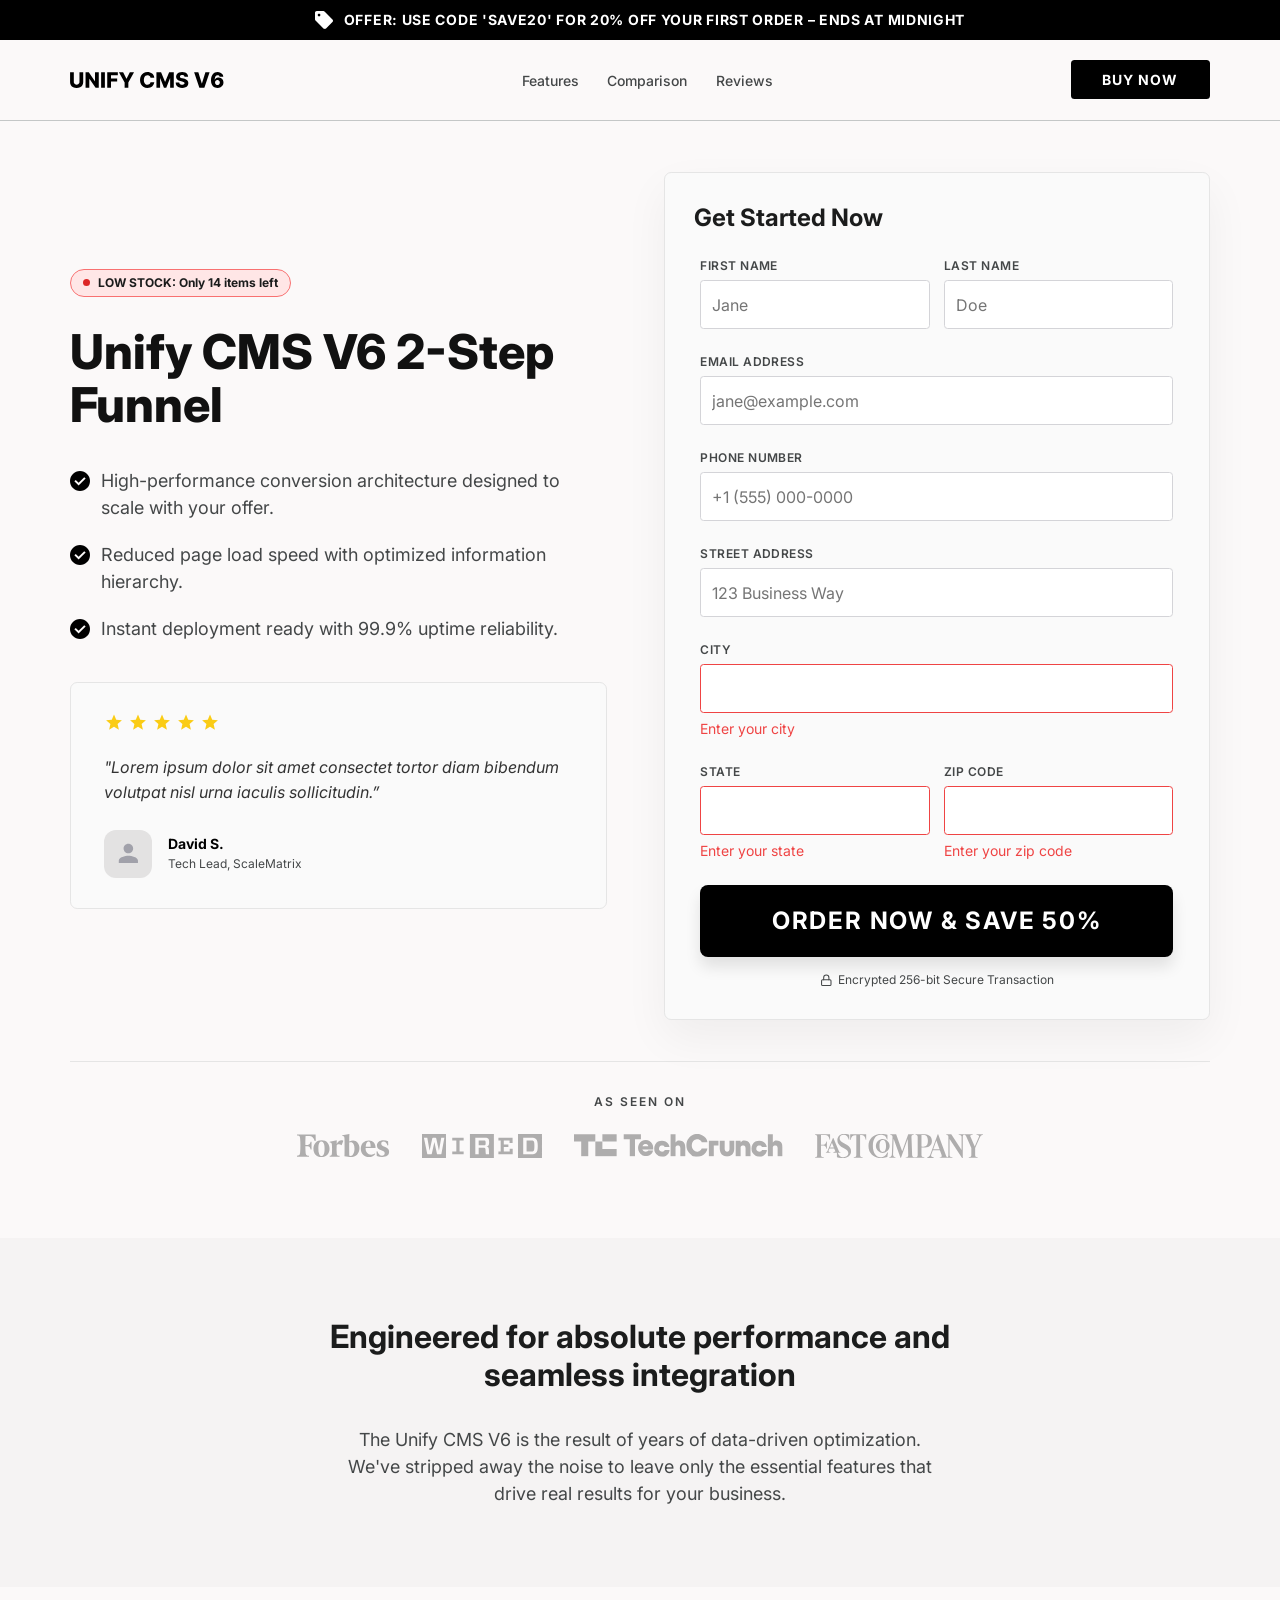
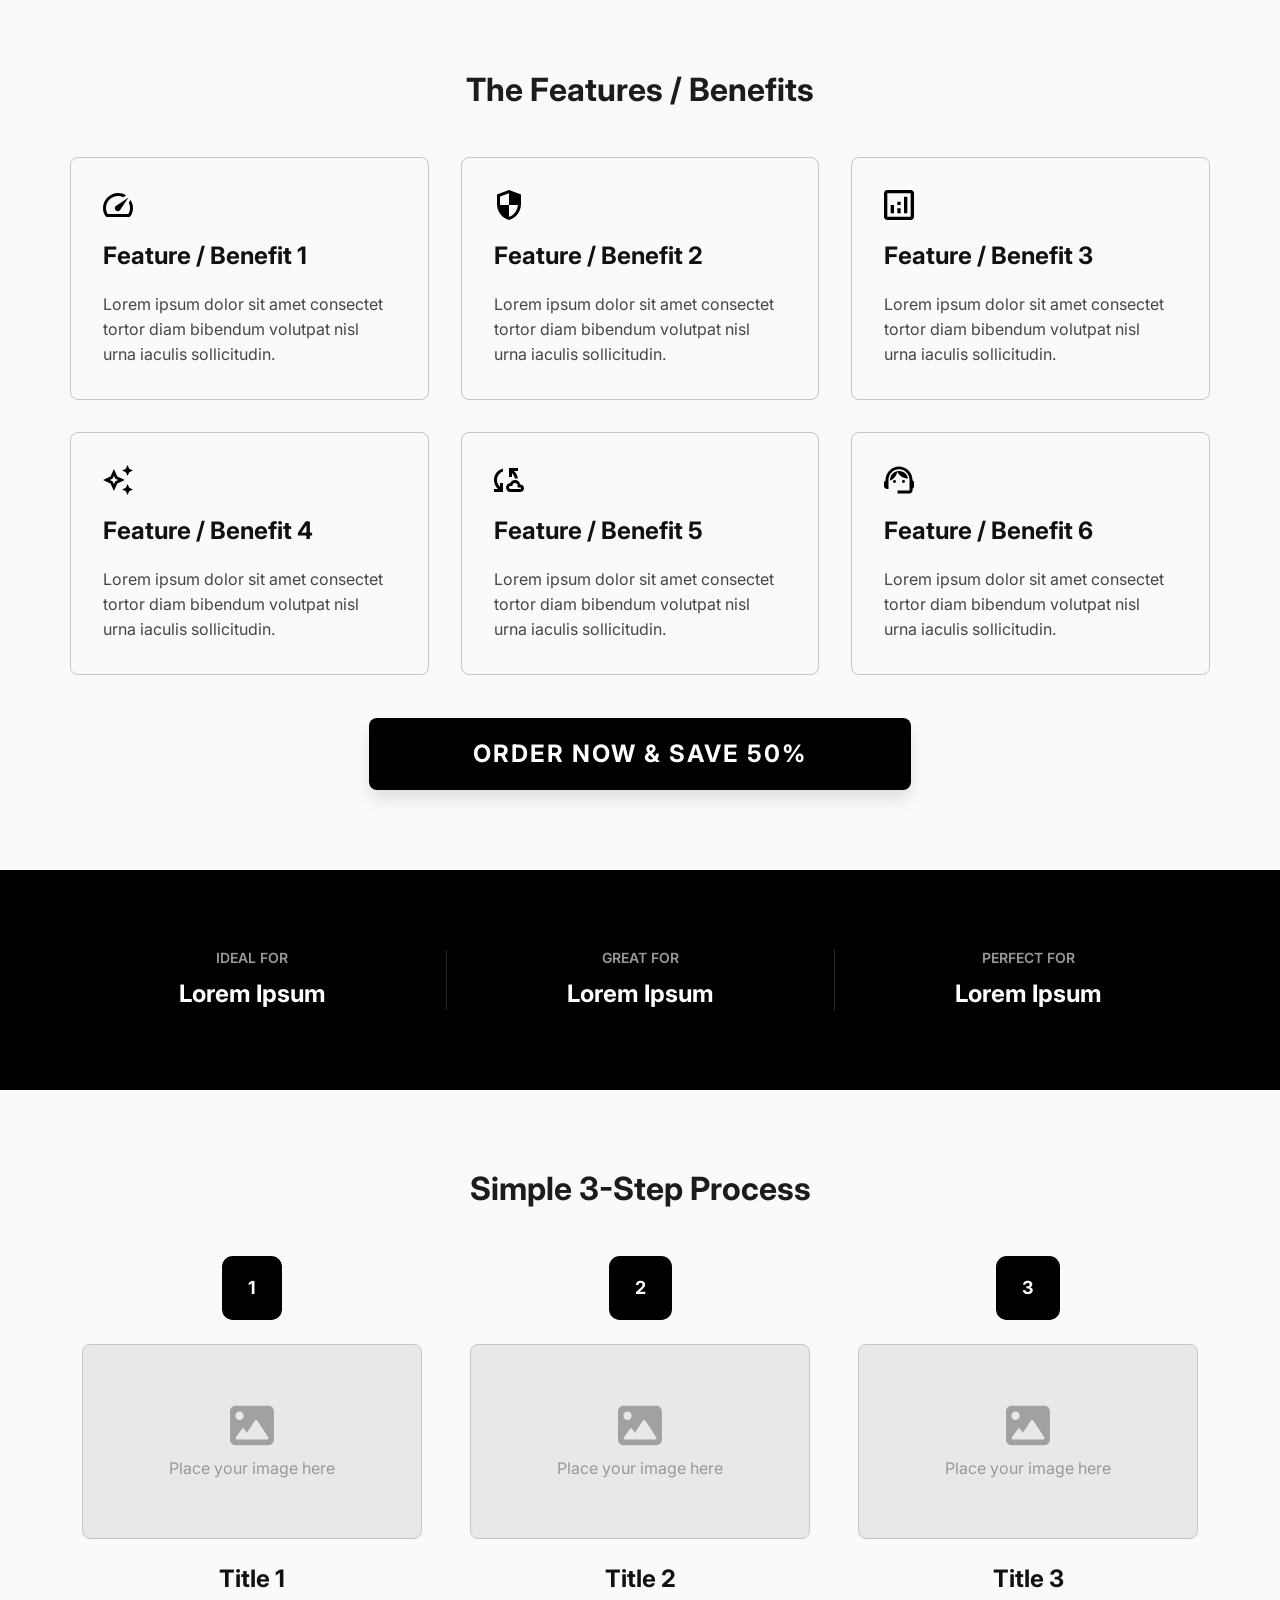
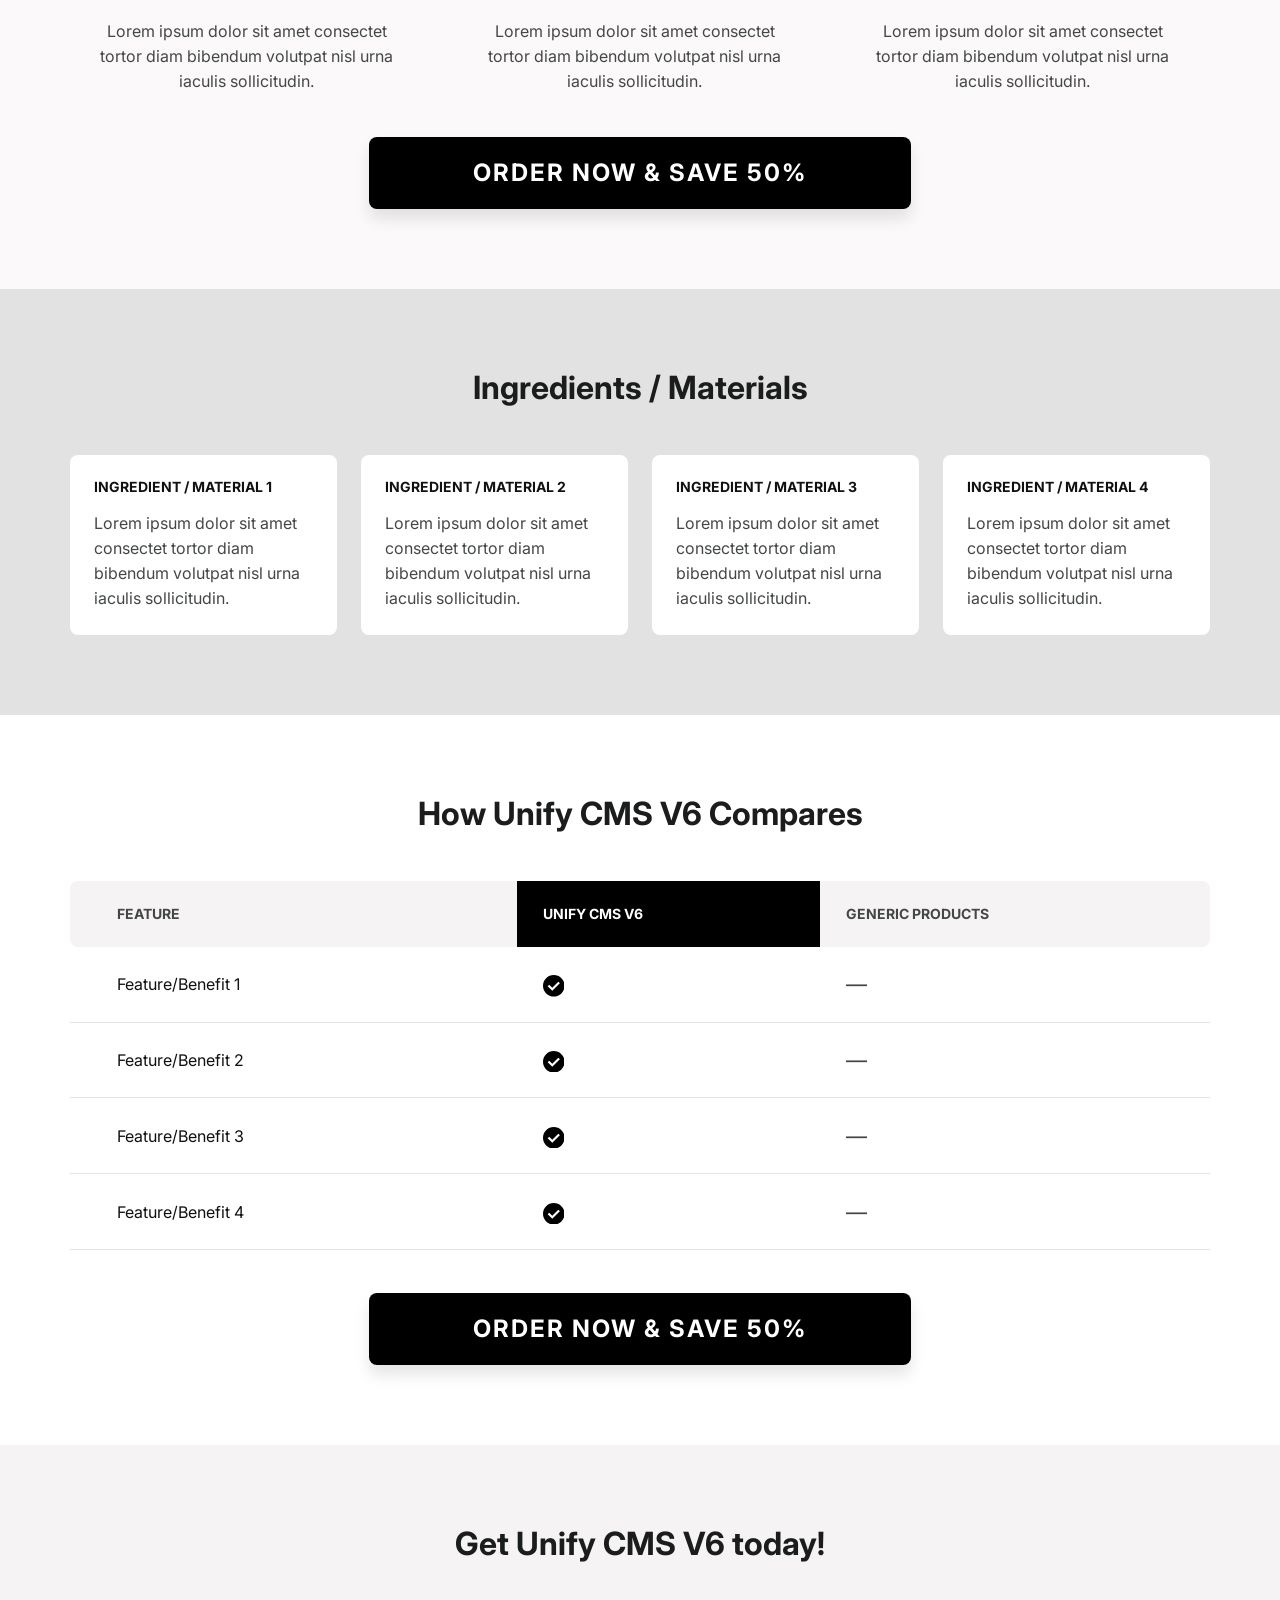
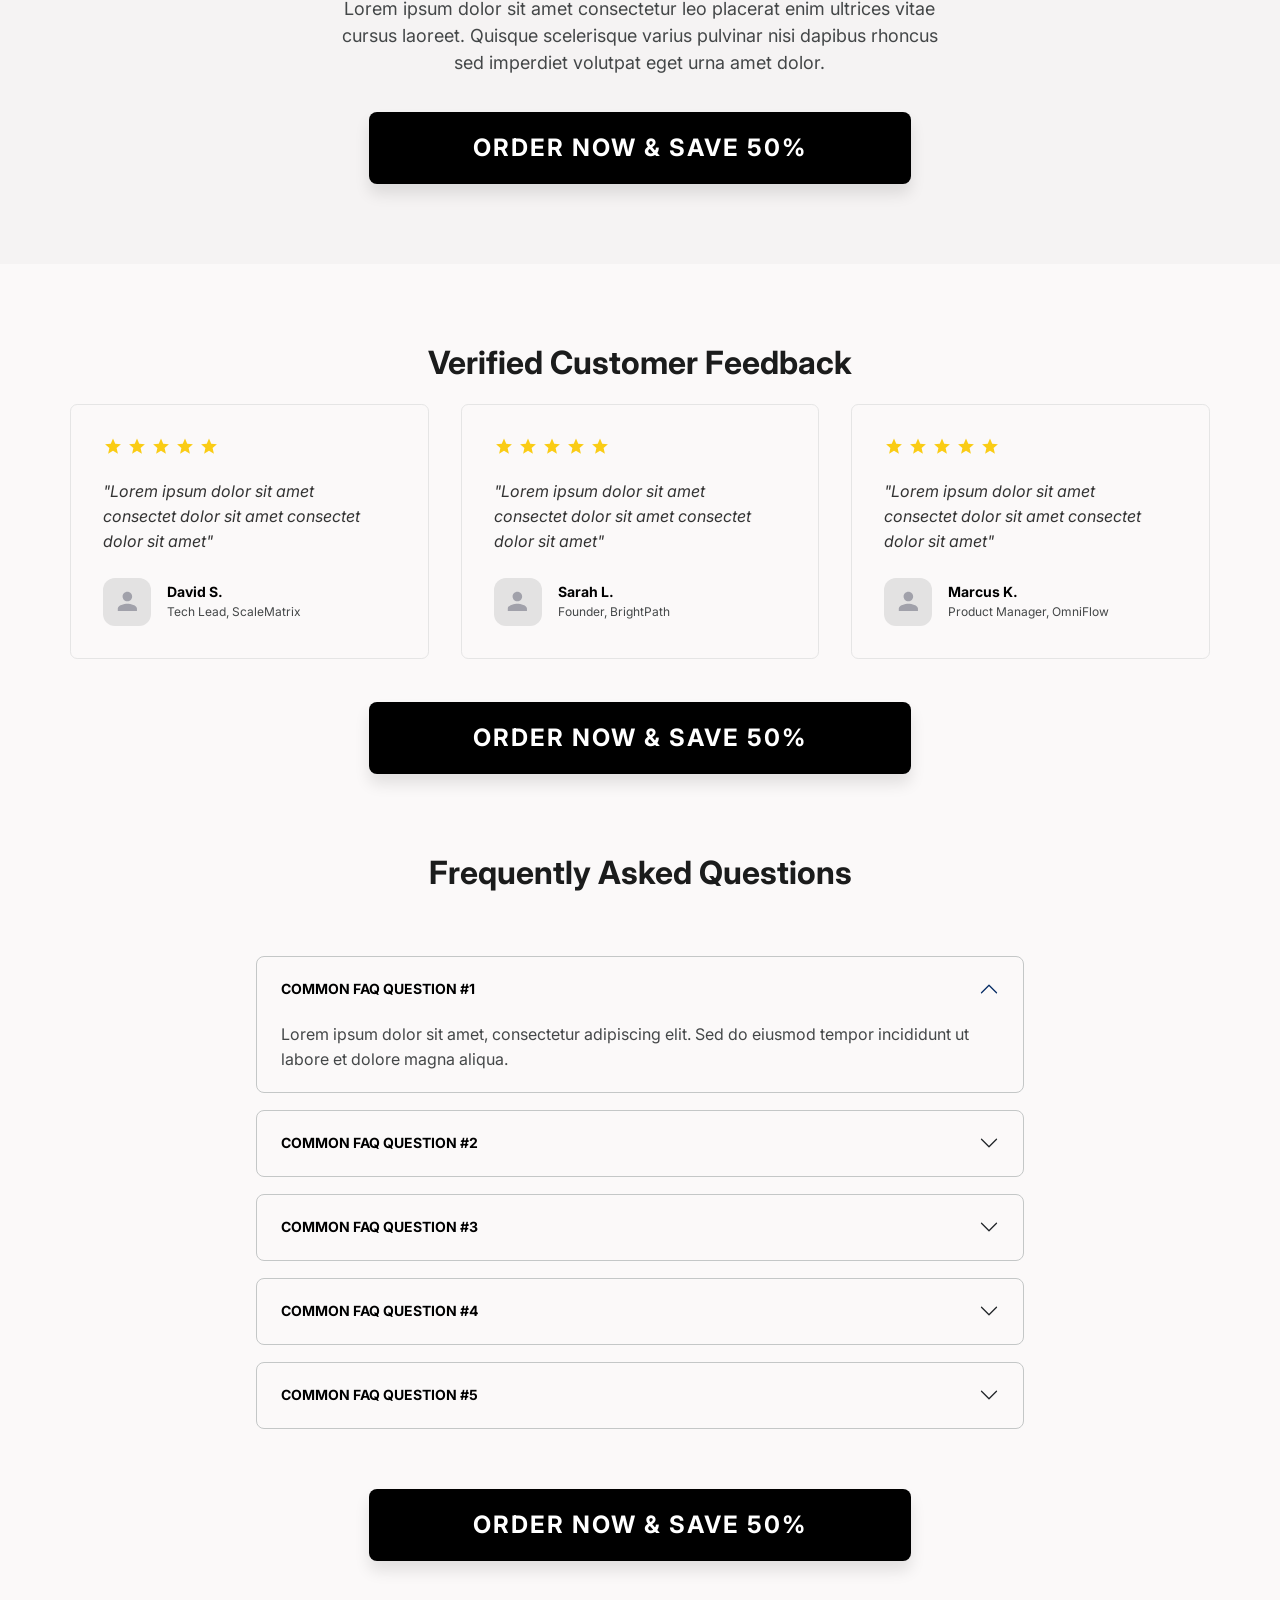
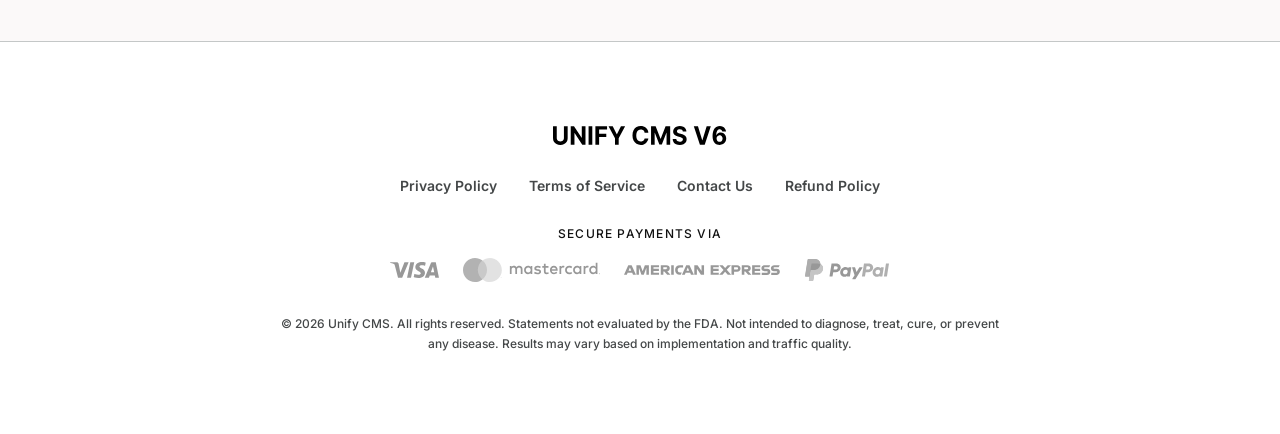
<file: index.html>
<!DOCTYPE html>
<html lang="en">

<head>
  <meta charset="UTF-8">
  <meta name="viewport" content="width=device-width, initial-scale=1.0">
  <title>Unify CMS V6</title>

  <link rel="preconnect" href="https://fonts.googleapis.com">
  <link rel="preconnect" href="https://fonts.gstatic.com" crossorigin>
  <link rel="preconnect" href="https://fonts.gstatic.com" crossorigin>
  <link href="https://fonts.googleapis.com/css2?family=Inter:ital,opsz,wght@0,14..32,100..900;1,14..32,100..900&display=swap" rel="stylesheet">

  <!-- Bootstrap 5 CDN -->
  <link href="https://cdn.jsdelivr.net/npm/bootstrap@5.3.3/dist/css/bootstrap.min.css" rel="stylesheet"
    integrity="sha384-QWTKZyjpPEjISv5WaRU9OFeRpok6YctnYmDr5pNlyT2bRjXh0JMhjY6hW+ALEwIH" crossorigin="anonymous">

  <!-- Slick Slider CDN (disabled for now - uncomment to re-enable the feedback slider) -->
  <!-- <link rel="stylesheet" href="https://cdnjs.cloudflare.com/ajax/libs/slick-carousel/1.8.1/slick.min.css"> -->

  <!-- Custom CSS -->
    <link rel="stylesheet" href="css/root.css">
    <link rel="stylesheet" href="css/style.css">
  <link rel="stylesheet" href="css/responsive.css">
</head>

<body class="landing-page">

  <!-- TOP BAR -->
  <div class="landing-top-bar">
    <div class="landing-container d-flex align-items-center justify-content-center landing-top-bar-inner ">
      <div class="landing-top-bar-marquee">
        <div class="landing-top-bar-track">
          <div class="landing-top-bar-content">
            <img src="images/top-bar-tag.svg" alt="Discount Offer" class="top-bar-icon">
            <span>OFFER: USE CODE 'SAVE20' FOR 20% OFF YOUR FIRST ORDER – ENDS AT MIDNIGHT</span>
          </div>
          <div class="landing-top-bar-content marquee-clone" aria-hidden="true">
            <img src="images/top-bar-tag.svg" alt="Discount Offer" class="top-bar-icon">
            <span>OFFER: USE CODE 'SAVE20' FOR 20% OFF YOUR FIRST ORDER – ENDS AT MIDNIGHT</span>
          </div>
          <div class="landing-top-bar-content marquee-clone" aria-hidden="true">
            <img src="images/top-bar-tag.svg" alt="Discount Offer" class="top-bar-icon">
            <span>OFFER: USE CODE 'SAVE20' FOR 20% OFF YOUR FIRST ORDER – ENDS AT MIDNIGHT</span>
          </div>
          <div class="landing-top-bar-content marquee-clone" aria-hidden="true">
            <img src="images/top-bar-tag.svg" alt="Discount Offer" class="top-bar-icon">
            <span>OFFER: USE CODE 'SAVE20' FOR 20% OFF YOUR FIRST ORDER – ENDS AT MIDNIGHT</span>
          </div>
        </div>
      </div>
    </div>
  </div>

  <!-- SITE HEADER -->
  <header class="site-header-unify header-section">
    <section class="landing-header">
      <div
        class="container-unify landing-container header-unify-wrapper d-flex align-items-center justify-content-between">
        <a class="brand-unify landing-logo" href="/">
          <img src="images/logo.svg" alt="UNIFY CMS V6">
        </a>

        <nav class="desktop-nav">
          <ul class="nav-unify landing-nav">
            <li><a class="nav-link-unify" href="#features">Features</a></li>
            <li><a class="nav-link-unify" href="#comparison">Comparison</a></li>
            <li><a class="nav-link-unify" href="#reviews">Reviews</a></li>
          </ul>
        </nav>

        <div class="header-actions-unify landing-header-actions">
          <a href="#order" class="landing-btn-buy">BUY NOW</a>
        </div>
      </div>
    </section>
  </header>

  <!-- HERO -->
  <section class="landing-section landing-hero">
    <div class="container-unify landing-container">
      <div class="row landing-hero-row">

        <div class="col-12 col-md-6 landing-hero-left">
          <div class="landing-hero-left-inner">
            <div class="low-stock-badge">
              <span class="low-stock-dot"></span>
              LOW STOCK: Only 14 items left
            </div>
            <h1 class="landing-hero-title">Unify CMS V6 2-Step Funnel</h1>

            <ul class="landing-hero-features">
              <li>
                <svg width="20" height="20" viewBox="0 0 20 20" fill="none" xmlns="http://www.w3.org/2000/svg">
                  <path d="M8.6 14.6L15.65 7.55L14.25 6.15L8.6 11.8L5.75 8.95L4.35 10.35L8.6 14.6ZM10 20C8.61667 20 7.31667 19.7375 6.1 19.2125C4.88333 18.6875 3.825 17.975 2.925 17.075C2.025 16.175 1.3125 15.1167 0.7875 13.9C0.2625 12.6833 0 11.3833 0 10C0 8.61667 0.2625 7.31667 0.7875 6.1C1.3125 4.88333 2.025 3.825 2.925 2.925C3.825 2.025 4.88333 1.3125 6.1 0.7875C7.31667 0.2625 8.61667 0 10 0C11.3833 0 12.6833 0.2625 13.9 0.7875C15.1167 1.3125 16.175 2.025 17.075 2.925C17.975 3.825 18.6875 4.88333 19.2125 6.1C19.7375 7.31667 20 8.61667 20 10C20 11.3833 19.7375 12.6833 19.2125 13.9C18.6875 15.1167 17.975 16.175 17.075 17.075C16.175 17.975 15.1167 18.6875 13.9 19.2125C12.6833 19.7375 11.3833 20 10 20Z" fill="black"/>
                </svg>
                <span>High-performance conversion architecture designed to scale with your offer.</span>
              </li>

              <li>
                <svg width="20" height="20" viewBox="0 0 20 20" fill="none" xmlns="http://www.w3.org/2000/svg">
                  <path d="M8.6 14.6L15.65 7.55L14.25 6.15L8.6 11.8L5.75 8.95L4.35 10.35L8.6 14.6ZM10 20C8.61667 20 7.31667 19.7375 6.1 19.2125C4.88333 18.6875 3.825 17.975 2.925 17.075C2.025 16.175 1.3125 15.1167 0.7875 13.9C0.2625 12.6833 0 11.3833 0 10C0 8.61667 0.2625 7.31667 0.7875 6.1C1.3125 4.88333 2.025 3.825 2.925 2.925C3.825 2.025 4.88333 1.3125 6.1 0.7875C7.31667 0.2625 8.61667 0 10 0C11.3833 0 12.6833 0.2625 13.9 0.7875C15.1167 1.3125 16.175 2.025 17.075 2.925C17.975 3.825 18.6875 4.88333 19.2125 6.1C19.7375 7.31667 20 8.61667 20 10C20 11.3833 19.7375 12.6833 19.2125 13.9C18.6875 15.1167 17.975 16.175 17.075 17.075C16.175 17.975 15.1167 18.6875 13.9 19.2125C12.6833 19.7375 11.3833 20 10 20Z" fill="black"/>
                </svg>
                <span>Reduced page load speed with optimized information
hierarchy.</span>
              </li>

              <li>
                <svg width="20" height="20" viewBox="0 0 20 20" fill="none" xmlns="http://www.w3.org/2000/svg">
                    <path d="M8.6 14.6L15.65 7.55L14.25 6.15L8.6 11.8L5.75 8.95L4.35 10.35L8.6 14.6ZM10 20C8.61667 20 7.31667 19.7375 6.1 19.2125C4.88333 18.6875 3.825 17.975 2.925 17.075C2.025 16.175 1.3125 15.1167 0.7875 13.9C0.2625 12.6833 0 11.3833 0 10C0 8.61667 0.2625 7.31667 0.7875 6.1C1.3125 4.88333 2.025 3.825 2.925 2.925C3.825 2.025 4.88333 1.3125 6.1 0.7875C7.31667 0.2625 8.61667 0 10 0C11.3833 0 12.6833 0.2625 13.9 0.7875C15.1167 1.3125 16.175 2.025 17.075 2.925C17.975 3.825 18.6875 4.88333 19.2125 6.1C19.7375 7.31667 20 8.61667 20 10C20 11.3833 19.7375 12.6833 19.2125 13.9C18.6875 15.1167 17.975 16.175 17.075 17.075C16.175 17.975 15.1167 18.6875 13.9 19.2125C12.6833 19.7375 11.3833 20 10 20Z" fill="black"/>
                  </svg>
                <span>Instant deployment ready with 99.9% uptime reliability.</span>
              </li>
            </ul>
<div class="landing-hero-testimonial">
              <div class="landing-stars">
                <svg viewBox="0 0 24 24" fill="var(--color-star)">
                  <path d="M12 17.27L18.18 21l-1.64-7.03L22 9.24l-7.19-.61L12 2 9.19 8.63 2 9.24l5.46 4.73L5.82 21z"></path>
                </svg>
                <svg viewBox="0 0 24 24" fill="var(--color-star)">
                  <path d="M12 17.27L18.18 21l-1.64-7.03L22 9.24l-7.19-.61L12 2 9.19 8.63 2 9.24l5.46 4.73L5.82 21z"></path>
                </svg>
                <svg viewBox="0 0 24 24" fill="var(--color-star)">
                  <path d="M12 17.27L18.18 21l-1.64-7.03L22 9.24l-7.19-.61L12 2 9.19 8.63 2 9.24l5.46 4.73L5.82 21z"></path>
                </svg>
                <svg viewBox="0 0 24 24" fill="var(--color-star)">
                  <path d="M12 17.27L18.18 21l-1.64-7.03L22 9.24l-7.19-.61L12 2 9.19 8.63 2 9.24l5.46 4.73L5.82 21z"></path>
                </svg>
                <svg viewBox="0 0 24 24" fill="var(--color-star)">
                  <path d="M12 17.27L18.18 21l-1.64-7.03L22 9.24l-7.19-.61L12 2 9.19 8.63 2 9.24l5.46 4.73L5.82 21z"></path>
                </svg>
              </div>
              <p class="landing-testimonial-quote">"Lorem ipsum dolor sit amet consectet tortor diam bibendum volutpat nisl urna iaculis sollicitudin.”</p>
              <div class="landing-testimonial-author">
                <div class="landing-author-avatar">
                  <svg viewBox="0 0 24 24" fill="var(--text-light-gray)">
                    <path d="M12 12c2.21 0 4-1.79 4-4s-1.79-4-4-4-4 1.79-4 4 1.79 4 4 4zm0 2c-2.67 0-8 1.34-8 4v2h16v-2c0-2.66-5.33-4-8-4z"></path>
                  </svg>
                </div>
                <div class="landing-author-info">
                  <strong>David S.</strong>
                  <span>Tech Lead, ScaleMatrix</span>
                </div>
              </div>
            </div>
            </div>
        </div>

      <div class="col-12 col-md-6 landing-hero-right">
          <div class="landing-form-card" id="order">
            <h2 class="landing-form-title">Get Started Now</h2>
            <form>
              <div class="row landing-form-row">
                <div class="col-12 col-md-6">
                  <label class="landing-form-label">FIRST NAME</label>
                  <input type="text" class="landing-form-input" placeholder="Jane">
                </div>
                <div class="col-12 col-md-6">
                  <label class="landing-form-label">LAST NAME</label>
                  <input type="text" class="landing-form-input" placeholder="Doe">
                </div>
              </div>

              <div class="landing-form-group">
                <label class="landing-form-label">EMAIL ADDRESS</label>
                <input type="email" class="landing-form-input" placeholder="jane@example.com">
              </div>

              <div class="landing-form-group">
                <label class="landing-form-label">PHONE NUMBER</label>
                <input type="tel" class="landing-form-input" placeholder="+1 (555) 000-0000">
              </div>

              <div class="landing-form-group">
                <label class="landing-form-label">STREET ADDRESS</label>
                <input type="text" class="landing-form-input" placeholder="123 Business Way">
              </div>

              <div class="row landing-form-row">
                <div class="col-12 col-md-12">
                  <label class="landing-form-label">CITY</label>
                  <input type="text" class="landing-form-input landing-input-error" placeholder="">
                  <div class="landing-error-text">Enter your city</div>
                </div>
              </div>

              <div class="row landing-form-row">
                <div class="col-12 col-md-6">
                  <label class="landing-form-label">STATE</label>
                  <input type="text" class="landing-form-input landing-input-error" placeholder="">
                  <div class="landing-error-text">Enter your state</div>
                </div>
                <div class="col-12 col-md-6">
                  <label class="landing-form-label">ZIP CODE</label>
                  <input type="text" class="landing-form-input landing-input-error" placeholder="">
                  <div class="landing-error-text">Enter your zip code</div>
                </div>
              </div>

              <button type="button" class="landing-btn-primary landing-btn-full">ORDER NOW &amp; SAVE 50%</button>

              <div class="landing-secure-note">
                <svg viewBox="0 0 24 24" fill="none" stroke="currentColor" stroke-width="2" stroke-linecap="round" stroke-linejoin="round">
                  <rect x="3" y="11" width="18" height="11" rx="2" ry="2"></rect>
                  <path d="M7 11V7a5 5 0 0 1 10 0v4"></path>
                </svg>
                Encrypted 256-bit Secure Transaction
              </div>
            </form>
          </div>
        </div>

      </div>
    </div>
  </section>

  <!-- TRUST LOGOS -->
  <section class="landing-section landing-trust">
    <div class="container-unify landing-container">
      <div class="landing-trust-inner">
        <div class="landing-trust-label">AS SEEN ON</div>

        <div class="landing-trust-slider slick-slider">
          <div class="slide landing-trust-slider-item">
            <img src="./images/logo-forbes.svg"/>
          </div>
          <div class="slide landing-trust-slider-item">
            <img src="./images/logo-wired.svg"/>
          </div>
          <div class="slide landing-trust-slider-item">
            <img src="./images/logo-techcrunch.svg"/>
          </div>
          <div class="slide landing-trust-slider-item">
            <img src="./images/logo-fastcompany.svg"/>
          </div>
        </div>
      </div>
    </div>
  </section>

  <!-- ENGINEERED -->
  <section class="landing-section landing-engineered">
    <div class="container-unify landing-container landing-text-center">
      <h2 class="landing-section-title section-title">
        Engineered for absolute performance and <br/> seamless integration
      </h2>
      <p class="landing-section-subtitle">The Unify CMS V6 is the result of years of data-driven optimization. We've stripped away the noise to leave only the essential features that drive real results for your business.</p>
    </div>
  </section>

  <!-- FEATURES -->
  <section class="landing-section landing-features" id="features">
    <div class="container-unify landing-container">
      <h2 class="landing-section-title section-title landing-text-center">The Features / Benefits</h2>

      <div class="row landing-features-grid">
        <div class="col-12 col-md-4">
          <div class="landing-feature-card d-flex flex-column">
            <svg width="30" height="24" viewBox="0 0 30 24" class="landing-feature-icon" fill="none" xmlns="http://www.w3.org/2000/svg">
              <path d="M12.675 17.25C13.275 17.85 14.05 18.1438 15 18.1313C15.95 18.1187 16.65 17.775 17.1 17.1L25.5 4.5L12.9 12.9C12.225 13.35 11.8688 14.0375 11.8313 14.9625C11.7937 15.8875 12.075 16.65 12.675 17.25ZM15 0C16.475 0 17.8938 0.20625 19.2563 0.61875C20.6187 1.03125 21.9 1.65 23.1 2.475L20.25 4.275C19.425 3.85 18.5688 3.53125 17.6812 3.31875C16.7937 3.10625 15.9 3 15 3C11.675 3 8.84375 4.16875 6.50625 6.50625C4.16875 8.84375 3 11.675 3 15C3 16.05 3.14375 17.0875 3.43125 18.1125C3.71875 19.1375 4.125 20.1 4.65 21H25.35C25.925 20.05 26.3438 19.0625 26.6063 18.0375C26.8688 17.0125 27 15.95 27 14.85C27 13.95 26.8937 13.075 26.6812 12.225C26.4688 11.375 26.15 10.55 25.725 9.75L27.525 6.9C28.275 8.075 28.8687 9.325 29.3062 10.65C29.7437 11.975 29.975 13.35 30 14.775C30.025 16.2 29.8625 17.5625 29.5125 18.8625C29.1625 20.1625 28.65 21.4 27.975 22.575C27.7 23.025 27.325 23.375 26.85 23.625C26.375 23.875 25.875 24 25.35 24H4.65C4.125 24 3.625 23.875 3.15 23.625C2.675 23.375 2.3 23.025 2.025 22.575C1.375 21.45 0.875 20.2563 0.525 18.9937C0.175 17.7312 0 16.4 0 15C0 12.925 0.39375 10.9812 1.18125 9.16875C1.96875 7.35625 3.04375 5.76875 4.40625 4.40625C5.76875 3.04375 7.3625 1.96875 9.1875 1.18125C11.0125 0.39375 12.95 0 15 0Z" fill="black"/>
            </svg>
            <h3 class="landing-feature-title">Feature / Benefit 1</h3>
            <p class="landing-feature-desc">
              Lorem ipsum dolor sit amet consectet tortor diam bibendum volutpat nisl urna iaculis sollicitudin.
            </p>
          </div>
        </div>

        <div class="col-12 col-md-4">
          <div class="landing-feature-card d-flex flex-column">
            <svg width="24" height="30" viewBox="0 0 24 30" fill="none" class="landing-feature-icon" xmlns="http://www.w3.org/2000/svg">
              <path d="M12 30C8.525 29.125 5.65625 27.1312 3.39375 24.0187C1.13125 20.9062 0 17.45 0 13.65V4.5L12 0L24 4.5V13.65C24 17.45 22.8688 20.9062 20.6063 24.0187C18.3438 27.1312 15.475 29.125 12 30ZM12 26.85C14.425 26.1 16.45 24.6187 18.075 22.4062C19.7 20.1938 20.65 17.725 20.925 15H12V3.1875L3 6.5625V13.65C3 13.925 3 14.15 3 14.325C3 14.5 3.025 14.725 3.075 15H12V26.85Z" fill="black"/>
            </svg>
            <h3 class="landing-feature-title">Feature / Benefit 2</h3>
            <p class="landing-feature-desc">
              Lorem ipsum dolor sit amet consectet tortor diam bibendum volutpat nisl urna iaculis sollicitudin.
            </p>
          </div>
        </div>

        <div class="col-12 col-md-4">
          <div class="landing-feature-card d-flex flex-column">
            <svg width="27" height="27" viewBox="0 0 27 27" class="landing-feature-icon" fill="none" xmlns="http://www.w3.org/2000/svg">
              <path d="M6 21H9V13.5H6V21ZM18 21H21V6H18V21ZM12 21H15V16.5H12V21ZM12 13.5H15V10.5H12V13.5ZM3 27C2.175 27 1.46875 26.7062 0.88125 26.1187C0.29375 25.5312 0 24.825 0 24V3C0 2.175 0.29375 1.46875 0.88125 0.88125C1.46875 0.29375 2.175 0 3 0H24C24.825 0 25.5312 0.29375 26.1187 0.88125C26.7062 1.46875 27 2.175 27 3V24C27 24.825 26.7062 25.5312 26.1187 26.1187C25.5312 26.7062 24.825 27 24 27H3ZM3 24H24V3H3V24ZM3 3V24V3Z" fill="black"/>
            </svg>
            <h3 class="landing-feature-title">Feature / Benefit 3</h3>
            <p class="landing-feature-desc">
              Lorem ipsum dolor sit amet consectet tortor diam bibendum volutpat nisl urna iaculis sollicitudin.
            </p>
          </div>
        </div>

        <div class="col-12 col-md-4">
          <div class="landing-feature-card d-flex flex-column">
            <svg width="33" height="33" viewBox="0 0 33 33" class="landing-feature-icon" fill="none" xmlns="http://www.w3.org/2000/svg">
              <path d="M27 12L25.125 7.875L21 6L25.125 4.125L27 0L28.875 4.125L33 6L28.875 7.875L27 12ZM27 33L25.125 28.875L21 27L25.125 25.125L27 21L28.875 25.125L33 27L28.875 28.875L27 33ZM12 28.5L8.25 20.25L0 16.5L8.25 12.75L12 4.5L15.75 12.75L24 16.5L15.75 20.25L12 28.5ZM12 21.225L13.5 18L16.725 16.5L13.5 15L12 11.775L10.5 15L7.275 16.5L10.5 18L12 21.225Z" fill="black"/>
            </svg>
            <h3 class="landing-feature-title">Feature / Benefit 4</h3>
            <p class="landing-feature-desc">
              Lorem ipsum dolor sit amet consectet tortor diam bibendum volutpat nisl urna iaculis sollicitudin.
            </p>
          </div>
        </div>

        <div class="col-12 col-md-4">
          <div class="landing-feature-card d-flex flex-column">
            <svg width="30" height="24" viewBox="0 0 30 24" fill="none" class="landing-feature-icon" xmlns="http://www.w3.org/2000/svg">
              <path d="M0 24V21H4.0875C2.8125 19.9 1.8125 18.575 1.0875 17.025C0.3625 15.475 0 13.8 0 12C0 9.2 0.85 6.73125 2.55 4.59375C4.25 2.45625 6.4 1.05 9 0.375V3.525C7.25 4.15 5.8125 5.23125 4.6875 6.76875C3.5625 8.30625 3 10.05 3 12C3 13.35 3.26875 14.5938 3.80625 15.7312C4.34375 16.8687 5.075 17.85 6 18.675V15H9V24H0ZM16.5 24C15.25 24 14.1875 23.5625 13.3125 22.6875C12.4375 21.8125 12 20.75 12 19.5C12 18.3 12.4125 17.2687 13.2375 16.4062C14.0625 15.5437 15.075 15.0875 16.275 15.0375C16.7 14.1375 17.3313 13.4062 18.1688 12.8438C19.0063 12.2812 19.95 12 21 12C22.325 12 23.4688 12.4312 24.4312 13.2937C25.3937 14.1562 25.975 15.225 26.175 16.5C27.225 16.5 28.125 16.8625 28.875 17.5875C29.625 18.3125 30 19.1875 30 20.2125C30 21.2625 29.6375 22.1562 28.9125 22.8937C28.1875 23.6312 27.3 24 26.25 24H16.5ZM20.85 10.5C20.675 9.475 20.3375 8.525 19.8375 7.65C19.3375 6.775 18.725 6 18 5.325V9H15V0H24V3H19.9125C20.9875 3.95 21.8687 5.0625 22.5562 6.3375C23.2437 7.6125 23.6875 9 23.8875 10.5H20.85ZM16.5 21H26.25C26.45 21 26.625 20.925 26.775 20.775C26.925 20.625 27 20.45 27 20.25C27 20.05 26.925 19.875 26.775 19.725C26.625 19.575 26.45 19.5 26.25 19.5H23.625V17.625C23.625 16.9 23.3688 16.2812 22.8563 15.7688C22.3438 15.2563 21.725 15 21 15C20.275 15 19.6562 15.2563 19.1437 15.7688C18.6312 16.2812 18.375 16.9 18.375 17.625V18H16.5C16.075 18 15.7188 18.1437 15.4312 18.4312C15.1437 18.7188 15 19.075 15 19.5C15 19.925 15.1437 20.2812 15.4312 20.5688C15.7188 20.8563 16.075 21 16.5 21Z" fill="black"/>
            </svg>
            <h3 class="landing-feature-title">Feature / Benefit 5</h3>
            <p class="landing-feature-desc">
              Lorem ipsum dolor sit amet consectet tortor diam bibendum volutpat nisl urna iaculis sollicitudin.
            </p>
          </div>
        </div>

        <div class="col-12 col-md-4">
          <div class="landing-feature-card d-flex flex-column">
            <svg width="30" height="30" viewBox="0 0 30 30" fill="none" class="landing-feature-icon" xmlns="http://www.w3.org/2000/svg">
              <path d="M13.5 28.5V25.5H25.5V14.85C25.5 11.925 24.4813 9.44375 22.4438 7.40625C20.4062 5.36875 17.925 4.35 15 4.35C12.075 4.35 9.59375 5.36875 7.55625 7.40625C5.51875 9.44375 4.5 11.925 4.5 14.85V24H3C2.175 24 1.46875 23.7062 0.88125 23.1187C0.29375 22.5312 0 21.825 0 21V18C0 17.475 0.13125 16.9812 0.39375 16.5188C0.65625 16.0563 1.025 15.6875 1.5 15.4125L1.6125 13.425C1.8125 11.725 2.30625 10.15 3.09375 8.7C3.88125 7.25 4.86875 5.9875 6.05625 4.9125C7.24375 3.8375 8.60625 3 10.1438 2.4C11.6813 1.8 13.3 1.5 15 1.5C16.7 1.5 18.3125 1.8 19.8375 2.4C21.3625 3 22.725 3.83125 23.925 4.89375C25.125 5.95625 26.1125 7.2125 26.8875 8.6625C27.6625 10.1125 28.1625 11.6875 28.3875 13.3875L28.5 15.3375C28.975 15.5625 29.3438 15.9 29.6063 16.35C29.8688 16.8 30 17.275 30 17.775V21.225C30 21.725 29.8688 22.2 29.6063 22.65C29.3438 23.1 28.975 23.4375 28.5 23.6625V25.5C28.5 26.325 28.2062 27.0312 27.6187 27.6187C27.0312 28.2062 26.325 28.5 25.5 28.5H13.5ZM10.5 18C10.075 18 9.71875 17.8563 9.43125 17.5688C9.14375 17.2812 9 16.925 9 16.5C9 16.075 9.14375 15.7188 9.43125 15.4312C9.71875 15.1437 10.075 15 10.5 15C10.925 15 11.2812 15.1437 11.5688 15.4312C11.8563 15.7188 12 16.075 12 16.5C12 16.925 11.8563 17.2812 11.5688 17.5688C11.2812 17.8563 10.925 18 10.5 18ZM19.5 18C19.075 18 18.7188 17.8563 18.4312 17.5688C18.1437 17.2812 18 16.925 18 16.5C18 16.075 18.1437 15.7188 18.4312 15.4312C18.7188 15.1437 19.075 15 19.5 15C19.925 15 20.2812 15.1437 20.5688 15.4312C20.8563 15.7188 21 16.075 21 16.5C21 16.925 20.8563 17.2812 20.5688 17.5688C20.2812 17.8563 19.925 18 19.5 18ZM6.0375 15.675C5.8625 13.025 6.6625 10.75 8.4375 8.85C10.2125 6.95 12.425 6 15.075 6C17.3 6 19.2563 6.70625 20.9438 8.11875C22.6313 9.53125 23.65 11.3375 24 13.5375C21.725 13.5125 19.6313 12.9 17.7188 11.7C15.8062 10.5 14.3375 8.875 13.3125 6.825C12.9125 8.825 12.0688 10.6062 10.7812 12.1687C9.49375 13.7312 7.9125 14.9 6.0375 15.675Z" fill="black"/>
            </svg>
            <h3 class="landing-feature-title">Feature / Benefit 6</h3>
            <p class="landing-feature-desc">
              Lorem ipsum dolor sit amet consectet tortor diam bibendum volutpat nisl urna iaculis sollicitudin.
            </p>
          </div>
        </div>
 
      </div>
        <div class="row">
          <div class="col-lg-12 ">
            <div class="landing-text-center landing-mt-48">
              <button type="button" class="landing-btn-primary order-now-button">ORDER NOW &amp; SAVE 50%</button>
            </div>
          </div>
        </div>
    </div>
  </section>

  <!-- DARK STRIP -->
  <section class="landing-section landing-dark-strip">
    <div class="container-unify landing-container">
      <div class="row">
        <div class="col-12 col-md-4 landing-stat-col">
          <div class="landing-stat-label">IDEAL FOR</div>
          <div class="landing-stat-value">Lorem Ipsum</div>
        </div>
        <div class="col-12 col-md-4 landing-stat-col landing-stat-border">
          <div class="landing-stat-label">GREAT FOR</div>
          <div class="landing-stat-value">Lorem Ipsum</div>
        </div>
        <div class="col-12 col-md-4 landing-stat-col landing-stat-border">
          <div class="landing-stat-label">PERFECT FOR</div>
          <div class="landing-stat-value">Lorem Ipsum</div>
        </div>
      </div>
    </div>
  </section>

  <!-- 3-STEP PROCESS -->
  <section class="landing-section landing-process">
    <div class="container-unify landing-container">
      <h2 class="landing-section-title section-title landing-text-center">Simple 3-Step Process</h2>

      <div class="row landing-process-grid">
        <div class="col-12 col-md-4">
          <div class="landing-process-card">
            <div class="landing-process-num">1</div>
            <div class="landing-img-placeholder">
              <img src="images/placeholder-product.svg" alt="Product Image">
              <span>Place your image here</span>
            </div>
            <h3 class="landing-process-title">Title 1</h3>
            <p class="landing-process-desc">
              Lorem ipsum dolor sit amet consectet tortor diam bibendum volutpat nisl urna iaculis sollicitudin.
            </p>
          </div>
        </div>

        <div class="col-12 col-md-4">
          <div class="landing-process-card">
            <div class="landing-process-num">2</div>
            <div class="landing-img-placeholder">
              <img src="images/placeholder-product.svg" alt="Product Image">
              <span>Place your image here</span>
            </div>
            <h3 class="landing-process-title">Title 2</h3>
            <p class="landing-process-desc">Lorem ipsum dolor sit amet consectet tortor diam bibendum volutpat nisl urna iaculis sollicitudin.
            </p>
          </div>
        </div>
        
        <div class="col-12 col-md-4">
          <div class="landing-process-card">
            <div class="landing-process-num">3</div>
            <div class="landing-img-placeholder">
            <img src="images/placeholder-product.svg" alt="Product Image">
              <span>Place your image here</span>
            </div>
            <h3 class="landing-process-title">Title 3</h3>
            <p class="landing-process-desc">Lorem ipsum dolor sit amet consectet tortor diam bibendum volutpat nisl urna iaculis sollicitudin.
            </p>
          </div>
        </div>
      </div>
       <div class="row">
          <div class="col-lg-12 ">
            <div class="landing-text-center landing-mt-48">
              <button type="button" class="landing-btn-primary order-now-button">ORDER NOW &amp; SAVE 50%</button>
            </div>
          </div>
        </div>
    </div>
  </section>

  <!-- MATERIALS -->
  <section class="landing-section landing-materials">
    <div class="container-unify landing-container">
      <h2 class="landing-section-title section-title landing-text-center">Ingredients / Materials</h2>

      <div class="row landing-materials-grid">
        <div class="col-12 col-md-3">
          <div class="landing-material-card">
            <h4 class="landing-material-title">Ingredient / Material 1</h4>
            <p class="landing-material-desc">
              Lorem ipsum dolor sit amet consectet tortor diam bibendum volutpat nisl urna iaculis sollicitudin.
            </p>
          </div>
        </div>

        <div class="col-12 col-md-3">
          <div class="landing-material-card">
            <h4 class="landing-material-title">Ingredient / Material 2</h4>
            <p class="landing-material-desc">
              Lorem ipsum dolor sit amet consectet tortor diam bibendum volutpat nisl urna iaculis sollicitudin.
            </p>
          </div>
        </div>

        <div class="col-12 col-md-3">
          <div class="landing-material-card">
            <h4 class="landing-material-title">Ingredient / Material 3</h4>
            <p class="landing-material-desc">
              Lorem ipsum dolor sit amet consectet tortor diam bibendum volutpat nisl urna iaculis sollicitudin.</p>
          </div>
        </div>

        <div class="col-12 col-md-3">
          <div class="landing-material-card">
            <h4 class="landing-material-title">Ingredient / Material 4</h4>
            <p class="landing-material-desc">
              Lorem ipsum dolor sit amet consectet tortor diam bibendum volutpat nisl urna iaculis sollicitudin.
            </p>
          </div>
        </div>
      </div>
    </div>
  </section>

  <!-- COMPARISON -->
  <section class="landing-section landing-comparison" id="comparison">
    <div class="container-unify landing-container">
      <h2 class="landing-section-title section-title landing-text-center">How Unify CMS V6 Compares</h2>

      <div class="landing-table-wrapper">
        <table class="landing-table">
          <thead>
            <tr>
              <th>FEATURE</th>
              <th class="landing-table-highlight">UNIFY CMS V6</th>
              <th>GENERIC PRODUCTS</th>
            </tr>
          </thead>
          <tbody>
            <tr>
              <td>Feature/Benefit 1</td>
              <td class="landing-table-highlight">
                <svg width="20" height="20" viewBox="0 0 20 20" fill="none" xmlns="http://www.w3.org/2000/svg">
                  <path d="M8.6 14.6L15.65 7.55L14.25 6.15L8.6 11.8L5.75 8.95L4.35 10.35L8.6 14.6ZM10 20C8.61667 20 7.31667 19.7375 6.1 19.2125C4.88333 18.6875 3.825 17.975 2.925 17.075C2.025 16.175 1.3125 15.1167 0.7875 13.9C0.2625 12.6833 0 11.3833 0 10C0 8.61667 0.2625 7.31667 0.7875 6.1C1.3125 4.88333 2.025 3.825 2.925 2.925C3.825 2.025 4.88333 1.3125 6.1 0.7875C7.31667 0.2625 8.61667 0 10 0C11.3833 0 12.6833 0.2625 13.9 0.7875C15.1167 1.3125 16.175 2.025 17.075 2.925C17.975 3.825 18.6875 4.88333 19.2125 6.1C19.7375 7.31667 20 8.61667 20 10C20 11.3833 19.7375 12.6833 19.2125 13.9C18.6875 15.1167 17.975 16.175 17.075 17.075C16.175 17.975 15.1167 18.6875 13.9 19.2125C12.6833 19.7375 11.3833 20 10 20Z" fill="black"></path>
                </svg>
              </td>
              <td>
                <span class="landing-table-minus">
                  <svg width="16" height="2" viewBox="0 0 16 2" fill="none" xmlns="http://www.w3.org/2000/svg">
                    <path d="M16 0V1.29688H0V0H16Z" fill="#444748"/>
                  </svg>
                </span>
              </td>
            </tr>
            <tr>
              <td>Feature/Benefit 2</td>
              <td class="landing-table-highlight">
                <svg width="20" height="20" viewBox="0 0 20 20" fill="none" xmlns="http://www.w3.org/2000/svg">
                  <path d="M8.6 14.6L15.65 7.55L14.25 6.15L8.6 11.8L5.75 8.95L4.35 10.35L8.6 14.6ZM10 20C8.61667 20 7.31667 19.7375 6.1 19.2125C4.88333 18.6875 3.825 17.975 2.925 17.075C2.025 16.175 1.3125 15.1167 0.7875 13.9C0.2625 12.6833 0 11.3833 0 10C0 8.61667 0.2625 7.31667 0.7875 6.1C1.3125 4.88333 2.025 3.825 2.925 2.925C3.825 2.025 4.88333 1.3125 6.1 0.7875C7.31667 0.2625 8.61667 0 10 0C11.3833 0 12.6833 0.2625 13.9 0.7875C15.1167 1.3125 16.175 2.025 17.075 2.925C17.975 3.825 18.6875 4.88333 19.2125 6.1C19.7375 7.31667 20 8.61667 20 10C20 11.3833 19.7375 12.6833 19.2125 13.9C18.6875 15.1167 17.975 16.175 17.075 17.075C16.175 17.975 15.1167 18.6875 13.9 19.2125C12.6833 19.7375 11.3833 20 10 20Z" fill="black"></path>
                </svg>
              </td>
              <td>
                <span class="landing-table-minus">
                  <svg width="16" height="2" viewBox="0 0 16 2" fill="none" xmlns="http://www.w3.org/2000/svg">
                    <path d="M16 0V1.29688H0V0H16Z" fill="#444748"/>
                  </svg>
                </span>
              </td>
            </tr>
            <tr>
              <td>Feature/Benefit 3</td>
              <td class="landing-table-highlight">
                <svg width="20" height="20" viewBox="0 0 20 20" fill="none" xmlns="http://www.w3.org/2000/svg">
                  <path d="M8.6 14.6L15.65 7.55L14.25 6.15L8.6 11.8L5.75 8.95L4.35 10.35L8.6 14.6ZM10 20C8.61667 20 7.31667 19.7375 6.1 19.2125C4.88333 18.6875 3.825 17.975 2.925 17.075C2.025 16.175 1.3125 15.1167 0.7875 13.9C0.2625 12.6833 0 11.3833 0 10C0 8.61667 0.2625 7.31667 0.7875 6.1C1.3125 4.88333 2.025 3.825 2.925 2.925C3.825 2.025 4.88333 1.3125 6.1 0.7875C7.31667 0.2625 8.61667 0 10 0C11.3833 0 12.6833 0.2625 13.9 0.7875C15.1167 1.3125 16.175 2.025 17.075 2.925C17.975 3.825 18.6875 4.88333 19.2125 6.1C19.7375 7.31667 20 8.61667 20 10C20 11.3833 19.7375 12.6833 19.2125 13.9C18.6875 15.1167 17.975 16.175 17.075 17.075C16.175 17.975 15.1167 18.6875 13.9 19.2125C12.6833 19.7375 11.3833 20 10 20Z" fill="black"></path>
                </svg>
              </td>
              <td>
                <span class="landing-table-minus">
                  <svg width="16" height="2" viewBox="0 0 16 2" fill="none" xmlns="http://www.w3.org/2000/svg">
                    <path d="M16 0V1.29688H0V0H16Z" fill="#444748"/>
                  </svg>
                </span>
              </td>
            </tr>
            <tr>
              <td>Feature/Benefit 4</td>
              <td class="landing-table-highlight">
                <svg width="20" height="20" viewBox="0 0 20 20" fill="none" xmlns="http://www.w3.org/2000/svg">
                  <path d="M8.6 14.6L15.65 7.55L14.25 6.15L8.6 11.8L5.75 8.95L4.35 10.35L8.6 14.6ZM10 20C8.61667 20 7.31667 19.7375 6.1 19.2125C4.88333 18.6875 3.825 17.975 2.925 17.075C2.025 16.175 1.3125 15.1167 0.7875 13.9C0.2625 12.6833 0 11.3833 0 10C0 8.61667 0.2625 7.31667 0.7875 6.1C1.3125 4.88333 2.025 3.825 2.925 2.925C3.825 2.025 4.88333 1.3125 6.1 0.7875C7.31667 0.2625 8.61667 0 10 0C11.3833 0 12.6833 0.2625 13.9 0.7875C15.1167 1.3125 16.175 2.025 17.075 2.925C17.975 3.825 18.6875 4.88333 19.2125 6.1C19.7375 7.31667 20 8.61667 20 10C20 11.3833 19.7375 12.6833 19.2125 13.9C18.6875 15.1167 17.975 16.175 17.075 17.075C16.175 17.975 15.1167 18.6875 13.9 19.2125C12.6833 19.7375 11.3833 20 10 20Z" fill="black"></path>
                </svg>
              </td>
              <td>
                <span class="landing-table-minus">
                  <svg width="16" height="2" viewBox="0 0 16 2" fill="none" xmlns="http://www.w3.org/2000/svg">
                    <path d="M16 0V1.29688H0V0H16Z" fill="#444748"/>
                  </svg>
                </span>
              </td>
            </tr>
          </tbody>
        </table>
      </div>
      <div class="row">
          <div class="col-lg-12 ">
            <div class="landing-text-center landing-mt-48">
              <button type="button" class="landing-btn-primary order-now-button">ORDER NOW &amp; SAVE 50%</button>
            </div>
          </div>
        </div>
    </div>
  </section>

  <!-- TODAY CTA -->
  <section class="landing-section landing-today">
    <div class="container-unify landing-container landing-text-center">
      <h2 class="landing-section-title section-title">Get Unify CMS V6 today!</h2>
      <p class="landing-section-subtitle">Lorem ipsum dolor sit amet consectetur leo placerat enim ultrices vitae cursus laoreet. Quisque scelerisque varius pulvinar nisi dapibus rhoncus sed imperdiet volutpat eget urna amet dolor.
      </p>
      <div class="landing-mt-40">
        <button type="button" class="landing-btn-primary order-now-button">ORDER NOW & SAVE 50%</button>
      </div>
    </div>
  </section>

  <!-- CUSTOMER FEEDBACK -->
  <section class="landing-section landing-feedback" id="reviews">
    <div class="container-unify landing-container">
      <h2 class="landing-section-title section-title landing-text-center">Verified Customer Feedback</h2>

      <div class="landing-feedback-grid landing-feedback-slider">
        <div class="landing-feedback-slide">
          <div class="landing-feedback-card">
            <div class="landing-stars">
              <svg viewBox="0 0 24 24" fill="var(--color-star)">
                <path d="M12 17.27L18.18 21l-1.64-7.03L22 9.24l-7.19-.61L12 2 9.19 8.63 2 9.24l5.46 4.73L5.82 21z" />
              </svg>
              <svg viewBox="0 0 24 24" fill="var(--color-star)">
                <path d="M12 17.27L18.18 21l-1.64-7.03L22 9.24l-7.19-.61L12 2 9.19 8.63 2 9.24l5.46 4.73L5.82 21z" />
              </svg>
              <svg viewBox="0 0 24 24" fill="var(--color-star)">
                <path d="M12 17.27L18.18 21l-1.64-7.03L22 9.24l-7.19-.61L12 2 9.19 8.63 2 9.24l5.46 4.73L5.82 21z" />
              </svg>
              <svg viewBox="0 0 24 24" fill="var(--color-star)">
                <path d="M12 17.27L18.18 21l-1.64-7.03L22 9.24l-7.19-.61L12 2 9.19 8.63 2 9.24l5.46 4.73L5.82 21z" />
              </svg>
              <svg viewBox="0 0 24 24" fill="var(--color-star)">
                <path d="M12 17.27L18.18 21l-1.64-7.03L22 9.24l-7.19-.61L12 2 9.19 8.63 2 9.24l5.46 4.73L5.82 21z" />
              </svg>
            </div>
            <p class="landing-feedback-quote">"Lorem ipsum dolor sit amet consectet dolor sit amet consectet dolor sit
              amet"</p>
            <div class="landing-testimonial-author">
              <div class="landing-author-avatar">
                <svg viewBox="0 0 24 24" fill="var(--text-light-gray)">
                  <path
                    d="M12 12c2.21 0 4-1.79 4-4s-1.79-4-4-4-4 1.79-4 4 1.79 4 4 4zm0 2c-2.67 0-8 1.34-8 4v2h16v-2c0-2.66-5.33-4-8-4z" />
                </svg>
              </div>
              <div class="landing-author-info">
                <strong>David S.</strong>
                <span>Tech Lead, ScaleMatrix</span>
              </div>

            </div>
          </div>
        </div>
        <div class="landing-feedback-slide">
          <div class="landing-feedback-card">
            <div class="landing-stars">
              <svg viewBox="0 0 24 24" fill="var(--color-star)">
                <path d="M12 17.27L18.18 21l-1.64-7.03L22 9.24l-7.19-.61L12 2 9.19 8.63 2 9.24l5.46 4.73L5.82 21z" />
              </svg>
              <svg viewBox="0 0 24 24" fill="var(--color-star)">
                <path d="M12 17.27L18.18 21l-1.64-7.03L22 9.24l-7.19-.61L12 2 9.19 8.63 2 9.24l5.46 4.73L5.82 21z" />
              </svg>
              <svg viewBox="0 0 24 24" fill="var(--color-star)">
                <path d="M12 17.27L18.18 21l-1.64-7.03L22 9.24l-7.19-.61L12 2 9.19 8.63 2 9.24l5.46 4.73L5.82 21z" />
              </svg>
              <svg viewBox="0 0 24 24" fill="var(--color-star)">
                <path d="M12 17.27L18.18 21l-1.64-7.03L22 9.24l-7.19-.61L12 2 9.19 8.63 2 9.24l5.46 4.73L5.82 21z" />
              </svg>
              <svg viewBox="0 0 24 24" fill="var(--color-star)">
                <path d="M12 17.27L18.18 21l-1.64-7.03L22 9.24l-7.19-.61L12 2 9.19 8.63 2 9.24l5.46 4.73L5.82 21z" />
              </svg>
            </div>
            <p class="landing-feedback-quote">"Lorem ipsum dolor sit amet consectet dolor sit amet consectet dolor sit
              amet"</p>
            <div class="landing-testimonial-author">
              <div class="landing-author-avatar">
                <svg viewBox="0 0 24 24" fill="var(--text-light-gray)">
                  <path
                    d="M12 12c2.21 0 4-1.79 4-4s-1.79-4-4-4-4 1.79-4 4 1.79 4 4 4zm0 2c-2.67 0-8 1.34-8 4v2h16v-2c0-2.66-5.33-4-8-4z" />
                </svg>
              </div>
              <div class="landing-author-info">
                <strong>Sarah L.</strong>
                <span>Founder, BrightPath</span>
              </div>
            </div>
          </div>
        </div>
        <div class="landing-feedback-slide">
          <div class="landing-feedback-card">
            <div class="landing-stars">
              <svg viewBox="0 0 24 24" fill="var(--color-star)">
                <path d="M12 17.27L18.18 21l-1.64-7.03L22 9.24l-7.19-.61L12 2 9.19 8.63 2 9.24l5.46 4.73L5.82 21z" />
              </svg>
              <svg viewBox="0 0 24 24" fill="var(--color-star)">
                <path d="M12 17.27L18.18 21l-1.64-7.03L22 9.24l-7.19-.61L12 2 9.19 8.63 2 9.24l5.46 4.73L5.82 21z" />
              </svg>
              <svg viewBox="0 0 24 24" fill="var(--color-star)">
                <path d="M12 17.27L18.18 21l-1.64-7.03L22 9.24l-7.19-.61L12 2 9.19 8.63 2 9.24l5.46 4.73L5.82 21z" />
              </svg>
              <svg viewBox="0 0 24 24" fill="var(--color-star)">
                <path d="M12 17.27L18.18 21l-1.64-7.03L22 9.24l-7.19-.61L12 2 9.19 8.63 2 9.24l5.46 4.73L5.82 21z" />
              </svg>
              <svg viewBox="0 0 24 24" fill="var(--color-star)">
                <path d="M12 17.27L18.18 21l-1.64-7.03L22 9.24l-7.19-.61L12 2 9.19 8.63 2 9.24l5.46 4.73L5.82 21z" />
              </svg>
            </div>
            <p class="landing-feedback-quote">"Lorem ipsum dolor sit amet consectet dolor sit amet consectet dolor sit
              amet"</p>
            <div class="landing-testimonial-author">
              <div class="landing-author-avatar">
                <svg viewBox="0 0 24 24" fill="var(--text-light-gray)">
                  <path
                    d="M12 12c2.21 0 4-1.79 4-4s-1.79-4-4-4-4 1.79-4 4 1.79 4 4 4zm0 2c-2.67 0-8 1.34-8 4v2h16v-2c0-2.66-5.33-4-8-4z" />
                </svg>
              </div>
              <div class="landing-author-info">
                <strong>Marcus K.</strong>
                <span>Product Manager, OmniFlow</span>
              </div>
            </div>
          </div>
        </div>
      </div>
        <div class="row">
          <div class="col-lg-12 ">
            <div class="landing-text-center landing-mt-48">
              <button type="button" class="landing-btn-primary order-now-button">ORDER NOW &amp; SAVE 50%</button>
            </div>
          </div>
        </div>
    </div>
  </section>

  <!-- FAQ -->
  <section class="landing-section landing-faq">
    <div class="container-unify landing-container">
      <h2 class="landing-section-title section-title landing-text-center">Frequently Asked Questions</h2>

      <div class="landing-faq-accordion accordion" id="faqAccordion">
        <div class="accordion-item landing-accordion-item">
          <h4 class="accordion-header" id="headingOne">
            <button class="accordion-button landing-accordion-btn" type="button" data-bs-toggle="collapse"
              data-bs-target="#collapseOne" aria-expanded="true" aria-controls="collapseOne">
              Common FAQ Question #1
            </button>
          </h4>
          <div id="collapseOne" class="accordion-collapse collapse show" aria-labelledby="headingOne"
            data-bs-parent="#faqAccordion">
            <div class="accordion-body landing-accordion-body">
              Lorem ipsum dolor sit amet, consectetur adipiscing elit. Sed do eiusmod tempor incididunt ut labore et
              dolore magna aliqua.
            </div>
          </div>
        </div>
        <div class="accordion-item landing-accordion-item">
          <h4 class="accordion-header" id="headingTwo">
            <button class="accordion-button landing-accordion-btn collapsed" type="button" data-bs-toggle="collapse"
              data-bs-target="#collapseTwo" aria-expanded="false" aria-controls="collapseTwo">
              Common FAQ Question #2
            </button>
          </h4>
          <div id="collapseTwo" class="accordion-collapse collapse" aria-labelledby="headingTwo"
            data-bs-parent="#faqAccordion">
            <div class="accordion-body landing-accordion-body">
              Lorem ipsum dolor sit amet, consectetur adipiscing elit.
            </div>
          </div>
        </div>
        <div class="accordion-item landing-accordion-item">
          <h4 class="accordion-header" id="headingThree">
            <button class="accordion-button landing-accordion-btn collapsed" type="button" data-bs-toggle="collapse"
              data-bs-target="#collapseThree" aria-expanded="false" aria-controls="collapseThree">
              Common FAQ Question #3
            </button>
          </h4>
          <div id="collapseThree" class="accordion-collapse collapse" aria-labelledby="headingThree"
            data-bs-parent="#faqAccordion">
            <div class="accordion-body landing-accordion-body">
              Lorem ipsum dolor sit amet, consectetur adipiscing elit.
            </div>
          </div>
        </div>
        <div class="accordion-item landing-accordion-item">
          <h4 class="accordion-header" id="headingFour">
            <button class="accordion-button landing-accordion-btn collapsed" type="button" data-bs-toggle="collapse"
              data-bs-target="#collapseFour" aria-expanded="false" aria-controls="collapseFour">
              Common FAQ Question #4
            </button>
          </h4>
          <div id="collapseFour" class="accordion-collapse collapse" aria-labelledby="headingFour"
            data-bs-parent="#faqAccordion">
            <div class="accordion-body landing-accordion-body">
              Lorem ipsum dolor sit amet, consectetur adipiscing elit.
            </div>
          </div>
        </div>

        <div class="accordion-item landing-accordion-item">
          <h4 class="accordion-header" id="headingFive">
            <button class="accordion-button landing-accordion-btn collapsed" type="button" data-bs-toggle="collapse"
              data-bs-target="#collapseFive" aria-expanded="false" aria-controls="collapseFive">
              Common FAQ Question #5
            </button>
          </h4>
          <div id="collapseFive" class="accordion-collapse collapse" aria-labelledby="headingFive"
            data-bs-parent="#faqAccordion">
            <div class="accordion-body landing-accordion-body">
              Lorem ipsum dolor sit amet, consectetur adipiscing elit.
            </div>
          </div>
        </div>
      </div>
        <div class="row">
          <div class="col-lg-12 ">
            <div class="landing-text-center landing-mt-48">
              <button type="button" class="landing-btn-primary order-now-button">ORDER NOW &amp; SAVE 50%</button>
            </div>
          </div>
        </div>
    </div>
  </section>


  <!-- SITE FOOTER -->
  <footer class="site-footer-unify footer-section section-padding-unify">
    <div class="container-unify">
      <div class="row gy-5">
        <div class="col-lg-12 d-flex flex-column align-items-center text-center">
          <a class="brand-unify d-block landing-mb-40" href="/">
            <img src="images/footer-logo.svg" alt="" srcset="">
          </a>
          <div class="landing-footer-links">
            <a href="#">Privacy Policy</a>
            <a href="#">Terms of Service</a>
            <a href="#">Contact Us</a>
            <a href="#">Refund Policy</a>
          </div>
          <span class="secure-payment-text">SECURE PAYMENTS VIA</span>
          <div class="payment-card-holder">
            <img src="images/vs.svg" alt="" srcset="">
            <img src="images/mc.svg" alt="" srcset="">
            <img src="images/ae.svg" alt="" srcset="">
            <img src="images/pp.svg" alt="" srcset="">
          </div>
          <h6 class="footer-subtext-unify mb-0 mt-3">&copy; 2026 Unify CMS. All rights reserved. Statements not evaluated by the FDA. Not intended to diagnose, treat, cure, or prevent any
disease. Results may vary based on implementation and traffic quality.</h6>
        </div>
      </div>
    </div>
  </footer>

    <script src="https://code.jquery.com/jquery-3.7.1.min.js"></script>
    <script src="https://cdn.jsdelivr.net/npm/bootstrap@5.3.3/dist/js/bootstrap.bundle.min.js"
    integrity="sha384-YvpcrYf0tY3lHB60NNkmXc5s9fDVZLESaAA55NDzOxhy9GkcIdslK1eN7N6jIeHz"
    crossorigin="anonymous"></script>
    <!-- Slick Slider JS (disabled for now - uncomment to re-enable the feedback slider) -->
    <!-- <script src="https://cdnjs.cloudflare.com/ajax/libs/slick-carousel/1.8.1/slick.min.js"></script> -->

    <script src="./js/custom.js"></script>
</body>

</html>
</file>
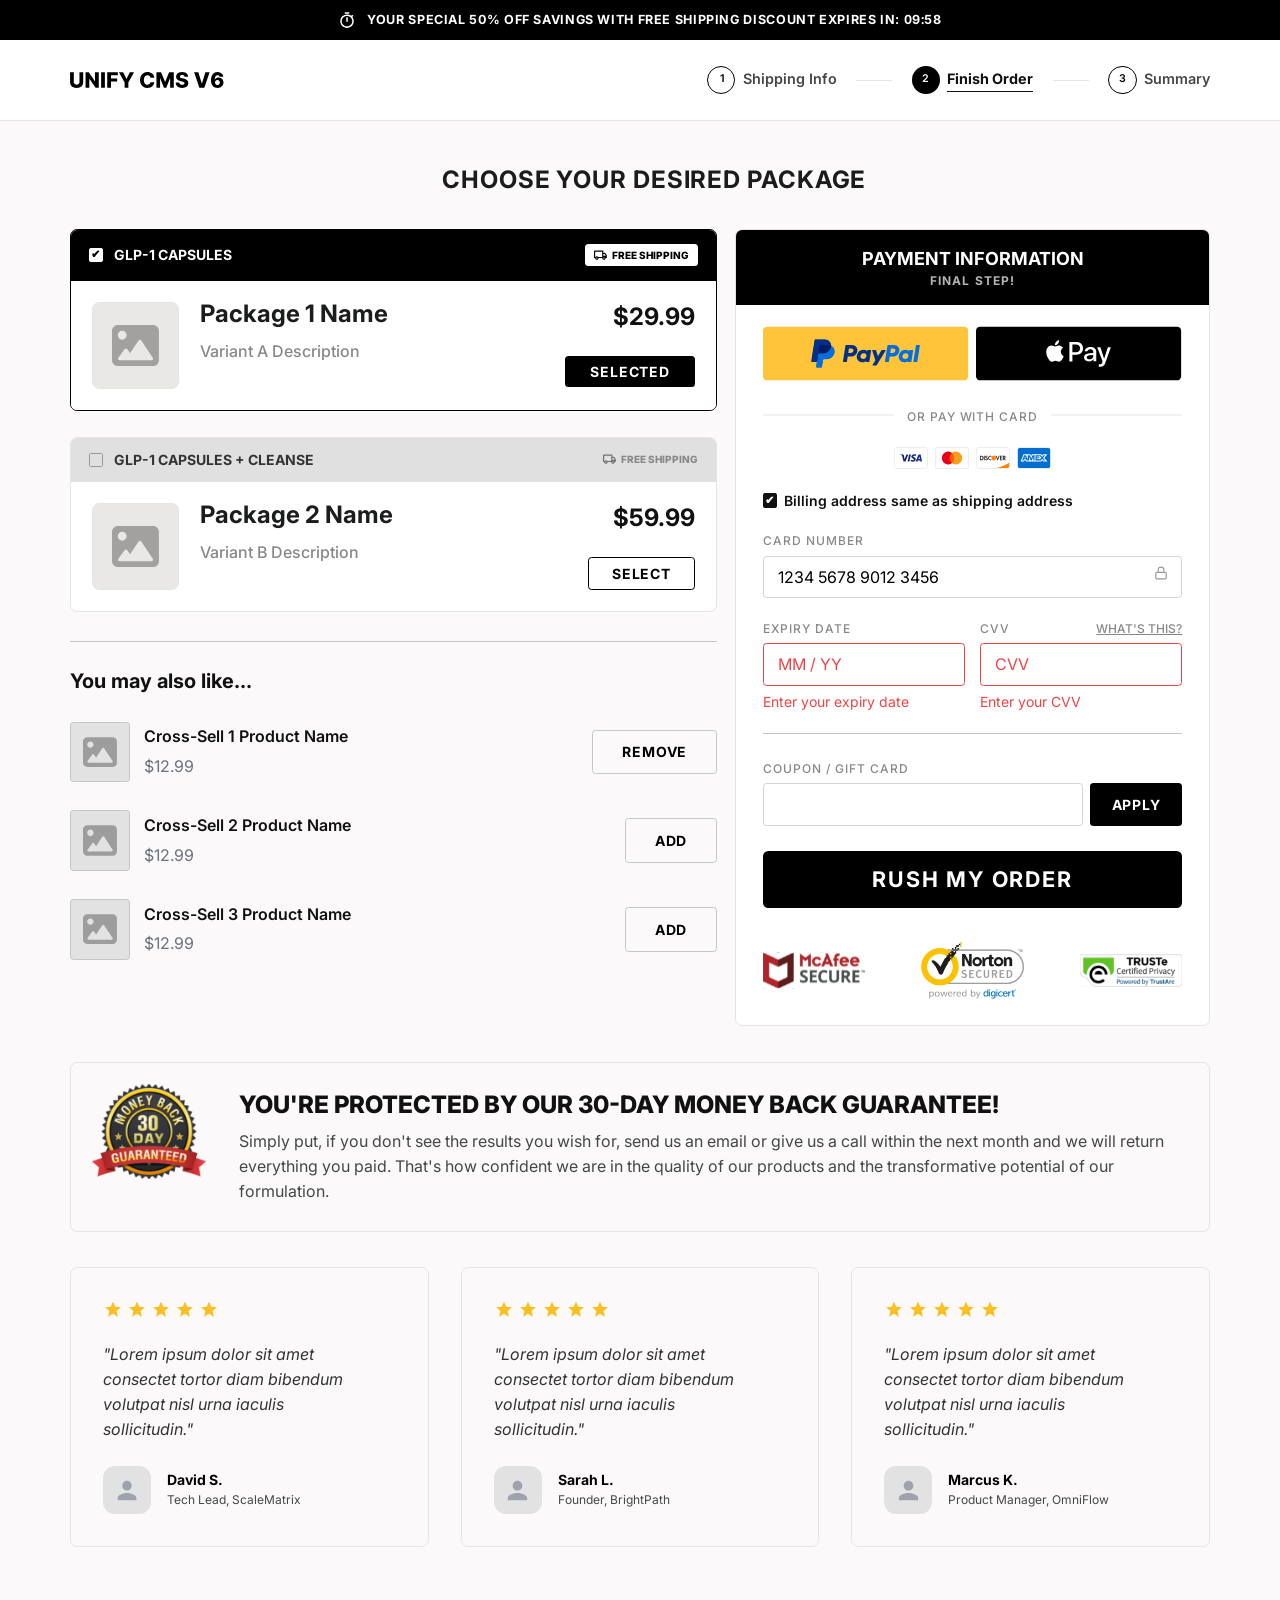
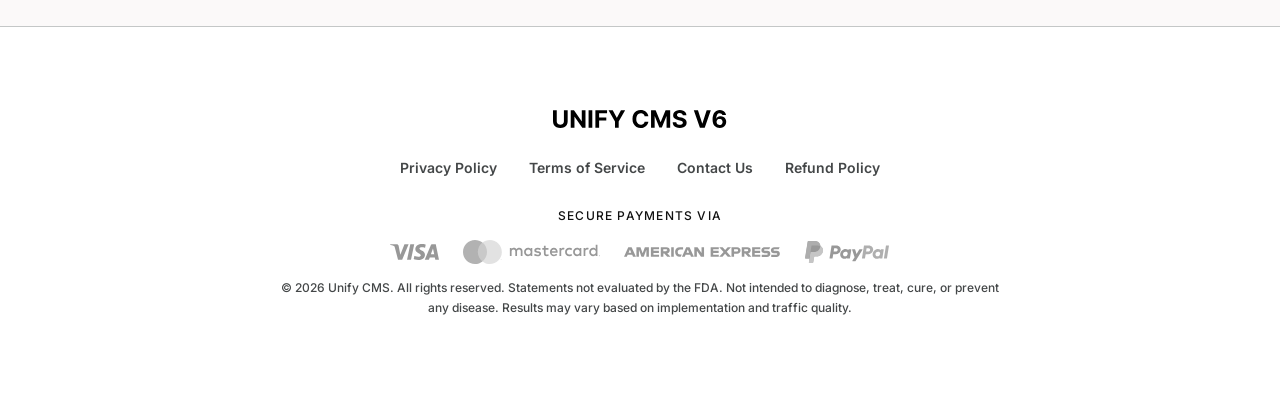
<file: checkout.html>
<!DOCTYPE html>
<html lang="en">

<head>
  <meta charset="UTF-8">
  <meta name="viewport" content="width=device-width, initial-scale=1.0">
  <title>Checkout - Unify CMS V6</title>

  <link rel="preconnect" href="https://fonts.googleapis.com">
  <link rel="preconnect" href="https://fonts.gstatic.com" crossorigin>
  <link href="https://fonts.googleapis.com/css2?family=Inter:wght@400;500;600;700;800&display=swap" rel="stylesheet">

  <link href="https://cdn.jsdelivr.net/npm/bootstrap@5.3.3/dist/css/bootstrap.min.css" rel="stylesheet"
    integrity="sha384-QWTKZyjpPEjISv5WaRU9OFeRpok6YctnYmDr5pNlyT2bRjXh0JMhjY6hW+ALEwIH" crossorigin="anonymous">

  <!-- Slick Slider CDN (disabled for now - uncomment to re-enable the feedback slider) -->
  <!-- <link rel="stylesheet" href="https://cdnjs.cloudflare.com/ajax/libs/slick-carousel/1.8.1/slick.min.css"> -->
 <link rel="stylesheet" href="css/root.css">
  <link rel="stylesheet" href="css/style.css">
    <link rel="stylesheet" href="css/checkout.css">
  <link rel="stylesheet" href="css/responsive.css">

</head>

<body class=" landing-page checkout-page">

  <!-- TOP BAR -->
  
<div class="landing-top-bar subpage-top-bar">
    <div class="landing-container d-flex align-items-center justify-content-center landing-top-bar-inner ">
      <div class="landing-top-bar-marquee">
        <div class="landing-top-bar-track">
          <div class="landing-top-bar-content">
            <img src="images/timer.svg" alt="Discount Offer" class="top-bar-icon">
            <span>YOUR SPECIAL 50% OFF SAVINGS WITH FREE SHIPPING DISCOUNT EXPIRES IN: <span class="countdown-timer">09:59</span></span>
          </div>
          <div class="landing-top-bar-content marquee-clone" aria-hidden="true">
            <img src="images/timer.svg" alt="Discount Offer" class="top-bar-icon">
            <span>YOUR SPECIAL 50% OFF SAVINGS WITH FREE SHIPPING DISCOUNT EXPIRES IN: <span class="countdown-timer">09:59</span></span>
          </div>
          <div class="landing-top-bar-content marquee-clone" aria-hidden="true">
            <img src="images/timer.svg" alt="Discount Offer" class="top-bar-icon">
            <span>YOUR SPECIAL 50% OFF SAVINGS WITH FREE SHIPPING DISCOUNT EXPIRES IN: <span class="countdown-timer">09:59</span></span>
          </div>
          <div class="landing-top-bar-content marquee-clone" aria-hidden="true">
            <img src="images/timer.svg" alt="Discount Offer" class="top-bar-icon">
            <span>YOUR SPECIAL 50% OFF SAVINGS WITH FREE SHIPPING DISCOUNT EXPIRES IN: <span class="countdown-timer">09:59</span></span>
          </div>
        </div>
      </div>
    </div>
  </div>
  <!-- SITE HEADER -->
  <header class="site-header-unify header-section subpage-header-section">
    <section class="landing-header has-checkout-stepper">
      <div
        class="container-unify landing-container header-unify-wrapper has-checkout-stepper d-flex align-items-center justify-content-between">
        <a class="brand-unify landing-logo" href="index.html">
          <img src="images/logo.svg" alt="UNIFY CMS V6">
        </a>

        <div class="checkout-stepper">
          <div class="step ">
            <span class="step-num step-outline">1</span>
            <span class="step-text">Shipping Info</span>
          </div>
          <div class="step-line"></div>
          <div class="step active">
            <span class="step-num step-filled">2</span>
            <span class="step-text">Finish Order</span>
          </div>
          <div class="step-line"></div>
          <div class="step">
            <span class="step-num step-outline">3</span>
            <span class="step-text ">Summary</span>
          </div>
        </div>
      </div>
    </section>
  </header>

  <main class="checkout-main landing-section">
    <div class="container-unify landing-container">
      <h2 class="checkout-page-title text-center">CHOOSE YOUR DESIRED PACKAGE</h2>

      <div class="row checkout-layout">
        <!-- LEFT COLUMN -->
        <div class="col-12 col-md-7 left-col">

          <!-- Package 1 -->
          <div class="package-card selected-package">
            <div class="package-header">
              <label class="package-radio">
                <input type="checkbox" checked>
                <span class="package-title-small">GLP-1 CAPSULES</span>
              </label>
              <span class="free-shipping-badge">
                <img src="images/free-shipping-select.svg" alt="Free Shipping" class="free-shipping-icon">
                FREE SHIPPING
              </span>
            </div>
            <div class="package-body d-flex align-items-start">
              <div class="package-image">
                <img src="images/placeholder-product.svg" alt="Package 1">
              </div>
              <div class="package-info">
                <h2 class="package-name">Package 1 Name</h2>
                  <p class="package-desc">Variant A Description</p>
              </div>
              <div class="package-price-action text-end">
                <div class="package-price">$29.99</div>
                <button class="selct-button btn-selected">SELECTED</button>
              </div>
            </div>
          </div>

          <!-- Package 2 -->
          <div class="package-card">
            <div class="package-header unselected-header">
              <label class="package-radio">
                <input type="checkbox">
                <span class="package-title-small">GLP-1 CAPSULES + CLEANSE</span>
              </label>
              <span class="free-shipping-badge text-muted">
                <img src="images/free-shipping-unselect.svg" alt="Free Shipping" class="free-shipping-icon">
                FREE SHIPPING
              </span>
            </div>
            <div class="package-body d-flex align-items-start">
              <div class="package-image">
                <img src="images/placeholder-product.svg" alt="Package 2">
              </div>
              <div class="package-info">
                <h2 class="package-name">Package 2 Name</h2>
                  <p class="package-desc">Variant B Description</p>
              </div>
              <div class="package-price-action text-end">
                <div class="package-price">$59.99</div>
                <button class="btn-select">SELECT</button>
              </div>
            </div>
          </div>

          <h4 class="cross-sell-title">You may also like...</h4>

          <div class="cross-sell-list">
            <div class="cross-sell-item d-flex align-items-center">
              <div class="cross-sell-img">
                <img src="images/placeholder-product.svg" alt="Cross-Sell 1">
              </div>
              <div class="cross-sell-info">
                <div class="cross-sell-name">Cross-Sell 1 Product Name</div>
                <div class="cross-sell-price">$12.99</div>
              </div>
              <button class="btn-remove landing-btn-action landing-btn-sm">REMOVE</button>
            </div>
            <div class="cross-sell-item d-flex align-items-center">
              <div class="cross-sell-img">
                <img src="images/placeholder-product.svg" alt="Cross-Sell 2">
              </div>
              <div class="cross-sell-info">
                <div class="cross-sell-name">Cross-Sell 2 Product Name</div>
                <div class="cross-sell-price">$12.99</div>
              </div>
              <button class="btn-add landing-btn-action landing-btn-sm">ADD</button>
            </div>
            <div class="cross-sell-item d-flex align-items-center">
              <div class="cross-sell-img">
                <img src="images/placeholder-product.svg" alt="Cross-Sell 3">
              </div>
              <div class="cross-sell-info">
                <div class="cross-sell-name">Cross-Sell 3 Product Name</div>
                <div class="cross-sell-price">$12.99</div>
              </div>
              <button class="btn-add landing-btn-action landing-btn-sm">ADD</button>
            </div>
          </div>


        </div>

        <!-- RIGHT COLUMN -->
        <div class="col-12 col-md-5 right-col">
          <div class="payment-card-container">
            <div class="payment-header">
              <h4>PAYMENT INFORMATION</h4>
              <p>FINAL STEP!</p>
            </div>
            <div class="payment-body">
              <div class="express-checkout d-flex gap-2 mb-3">

                <img src="images/button-paypal.svg" alt="PayPal">
                <img src="images/button-applepay.svg" alt="Apple Pay">
              </div>

              <div class="divider">
                <span>OR PAY WITH CARD</span>
              </div>

              <div class="card-icons d-flex justify-content-center align-items-center gap-2 mb-4 mt-3">
                <img src="images/visa-colored.svg" alt="Visa">
                <img src="images/mastercard-colored.svg" alt="Mastercard">
                <img src="images/discover-colored.svg" alt="Discover">
                <img src="images/americanexpress-colored.svg" alt="Amex">
              </div>

              <label class="billing-checkbox d-flex align-items-center mb-4">
                <input type="checkbox" checked class="custom-checkbox me-2">
                <span>Billing address same as shipping address</span>
              </label>
              <div id="billing-form-container" style="display: none; padding-bottom: 24px;">
                <div class="landing-form-group">
                  <label class="landing-form-label">BILLING FIRST NAME</label>
                  <input type="text" class="landing-form-input" placeholder="Jane">
                </div>
                <div class="landing-form-group">
                  <label class="landing-form-label">BILLING LAST NAME</label>
                  <input type="text" class="landing-form-input" placeholder="Doe">
                </div>
                <div class="landing-form-group">
                  <label class="landing-form-label">BILLING EMAIL ADDRESS</label>
                  <input type="email" class="landing-form-input" placeholder="jane@example.com">
                </div>
                <div class="landing-form-group">
                  <label class="landing-form-label">BILLING PHONE NUMBER</label>
                  <input type="tel" class="landing-form-input" placeholder="+1 (555) 000-0000">
                </div>
                <div class="landing-form-group">
                  <label class="landing-form-label">BILLING STREET ADDRESS</label>
                  <input type="text" class="landing-form-input" placeholder="123 Business Way">
                </div>
                <div class="landing-form-group">
                  <label class="landing-form-label">BILLING CITY</label>
                  <input type="text" class="landing-form-input" placeholder="">
                </div>
                <div class="row landing-form-row">
                  <div class="col-12 col-md-6">
                    <label class="landing-form-label">BILLING STATE</label>
                    <input type="text" class="landing-form-input" placeholder="">
                  </div>
                  <div class="col-12 col-md-6">
                    <label class="landing-form-label">BILLING ZIP CODE</label>
                    <input type="text" class="landing-form-input" placeholder="">
                  </div>
                </div>
              </div>


              <div class="form-group mb-4 position-relative">
                <label class="form-label-small">CARD NUMBER</label>
                <input type="text" class="form-control-custom" placeholder="1234 5678 9012 3456">
                <img src="images/icon-lock.svg" alt="Secure" class="lock-icon">
              </div>

              <div class="d-flex gap-3 mb-4">
                <div class="flex-fill w-50">
                  <label class="form-label-small">EXPIRY DATE</label>
                  <input type="text" class="form-control-custom error-input" placeholder="MM / YY">
                  <div class="error-msg">Enter your expiry date</div>
                </div>
                <div class="flex-fill w-50">
                  <div class="d-flex justify-content-between">
                    <label class="form-label-small">CVV</label>
                    <a href="#" class="whats-this-link">WHAT'S THIS?</a>
                  </div>
                  <input type="text" class="form-control-custom error-input" placeholder="CVV">
                  <div class="error-msg">Enter your CVV</div>
                </div>
              </div>

              <div class="form-group coupon-box">
                <label class="form-label-small">COUPON / GIFT CARD</label>
                <div class="d-flex gap-2">
                  <input type="text" class="form-control-custom flex-grow-1">
                  <button class="btn-apply">APPLY</button>
                </div>
              </div>

            

              <button class="btn-rush-order w-100 position-relative mb-4">
                RUSH MY ORDER
              </button>

              <div class="trust-badges d-flex">
                <img src="images/mcafee-secure.svg" alt="">
                <img src="images/norton.svg" alt="">
                <img src="images/truste.svg" alt="">
              </div>
            </div>
          </div>
        </div>
      </div>

      <div class="guarantee-box d-flex align-items-start">
        <div class="guarantee-badge">
          <img src="images/checkout-moneyback-badge.svg" alt="" srcset="">
        </div>
        <div class="guarantee-text ms-2 mt-1">
          <h4>YOU'RE PROTECTED BY OUR 30-DAY MONEY BACK GUARANTEE!</h4>
          <p>Simply put, if you don't see the results you wish for, send us an email or give us a call within the
            next month and we will return everything you paid. That's how confident we are in the quality of our
            products and the transformative potential of our formulation.</p>
        </div>
      </div>
    </div>

    <section class="landing-section landing-feedback">
      <div class="container-unify landing-container mb-5">
        <div class="landing-feedback-grid landing-feedback-slider">
          <div class="landing-feedback-slide">
            <div class="landing-feedback-card">
              <div class="landing-stars">
                <img src="images/icon-star.svg" alt="Star" class="star-icon">
                <img src="images/icon-star.svg" alt="Star" class="star-icon">
                <img src="images/icon-star.svg" alt="Star" class="star-icon">
                <img src="images/icon-star.svg" alt="Star" class="star-icon">
                <img src="images/icon-star.svg" alt="Star" class="star-icon">
              </div>
              <p class="landing-feedback-quote">"Lorem ipsum dolor sit amet consectet tortor diam bibendum volutpat nisl
                urna iaculis sollicitudin."</p>
              <div class="landing-testimonial-author">
                <div class="landing-author-avatar">
                  <img src="images/avatar-user.svg" alt="David S.">
                </div>
                <div class="landing-author-info">
                  <strong>David S.</strong>
                  <span>Tech Lead, ScaleMatrix</span>
                </div>
              </div>
            </div>
          </div>
          <div class="landing-feedback-slide">
            <div class="landing-feedback-card">
              <div class="landing-stars">
                <img src="images/icon-star.svg" alt="Star" class="star-icon">
                <img src="images/icon-star.svg" alt="Star" class="star-icon">
                <img src="images/icon-star.svg" alt="Star" class="star-icon">
                <img src="images/icon-star.svg" alt="Star" class="star-icon">
                <img src="images/icon-star.svg" alt="Star" class="star-icon">
              </div>
              <p class="landing-feedback-quote">"Lorem ipsum dolor sit amet consectet tortor diam bibendum volutpat nisl
                urna iaculis sollicitudin."</p>
              <div class="landing-testimonial-author">
                <div class="landing-author-avatar">
                  <img src="images/avatar-user.svg" alt="Sarah L.">
                </div>
                <div class="landing-author-info">
                  <strong>Sarah L.</strong>
                  <span>Founder, BrightPath</span>
                </div>
              </div>
            </div>
          </div>
          <div class="landing-feedback-slide">
            <div class="landing-feedback-card">
              <div class="landing-stars">
                <img src="images/icon-star.svg" alt="Star" class="star-icon">
                <img src="images/icon-star.svg" alt="Star" class="star-icon">
                <img src="images/icon-star.svg" alt="Star" class="star-icon">
                <img src="images/icon-star.svg" alt="Star" class="star-icon">
                <img src="images/icon-star.svg" alt="Star" class="star-icon">
              </div>
              <p class="landing-feedback-quote">"Lorem ipsum dolor sit amet consectet tortor diam bibendum volutpat nisl
                urna iaculis sollicitudin."</p>
              <div class="landing-testimonial-author">
                <div class="landing-author-avatar">
                  <img src="images/avatar-user.svg" alt="Marcus K.">
                </div>
                <div class="landing-author-info">
                  <strong>Marcus K.</strong>
                  <span>Product Manager, OmniFlow</span>
                </div>
              </div>
            </div>
          </div>
        </div>
      </div>
    </section>
  </main>





  <!-- ORDER ERROR MODAL -->
  <div class="order-error-overlay" id="orderErrorOverlay">
    <div class="order-error-modal">
      <button type="button" class="order-error-close" id="orderErrorClose" aria-label="Close">
        <img src="images/icon-close.svg" alt="Close">
      </button>
      <h3 class="order-error-title">Something went wrong...</h3>
      <p class="order-error-text">
        We couldn't complete your order right now due to a temporary connection issue. Please try again or contact
        support <a href="mailto:sales@mystore.com">sales@mystore.com</a> if the problem persists.
      </p>
      <div class="order-error-code">CRM_SYNC_TIMEOUT</div>
    </div>
  </div>

  <!-- SITE FOOTER -->
  <footer class="site-footer-unify footer-section section-padding-unify">
    <div class="container-unify">
      <div class="row gy-5">
        <div class="col-lg-12 d-flex flex-column align-items-center text-center">
          <a class="brand-unify d-block landing-mb-40" href="/">
            <img src="images/footer-logo.svg" alt="" srcset="">
          </a>
          <div class="landing-footer-links">
            <a href="#">Privacy Policy</a>
            <a href="#">Terms of Service</a>
            <a href="#">Contact Us</a>
            <a href="#">Refund Policy</a>
          </div>
          <span class="secure-payment-text">SECURE PAYMENTS VIA</span>
          <div class="payment-card-holder">
            <img src="images/vs.svg" alt="" srcset="">
            <img src="images/mc.svg" alt="" srcset="">
            <img src="images/ae.svg" alt="" srcset="">
            <img src="images/pp.svg" alt="" srcset="">
          </div>
          <h6 class="footer-subtext-unify mb-0 mt-3">&copy; 2026 Unify CMS. All rights reserved. Statements not evaluated by the FDA. Not intended to diagnose, treat, cure, or prevent any
disease. Results may vary based on implementation and traffic quality.</h6>
        </div>
      </div>
    </div>
  </footer>

    <script src="https://code.jquery.com/jquery-3.7.1.min.js"></script>
    <script src="https://cdn.jsdelivr.net/npm/bootstrap@5.3.3/dist/js/bootstrap.bundle.min.js"
    integrity="sha384-YvpcrYf0tY3lHB60NNkmXc5s9fDVZLESaAA55NDzOxhy9GkcIdslK1eN7N6jIeHz"
    crossorigin="anonymous"></script>
    <!-- Slick Slider JS (disabled for now - uncomment to re-enable the feedback slider) -->
    <!-- <script src="https://cdnjs.cloudflare.com/ajax/libs/slick-carousel/1.8.1/slick.min.js"></script> -->

    <script src="./js/custom.js"></script>
</body>
</file>
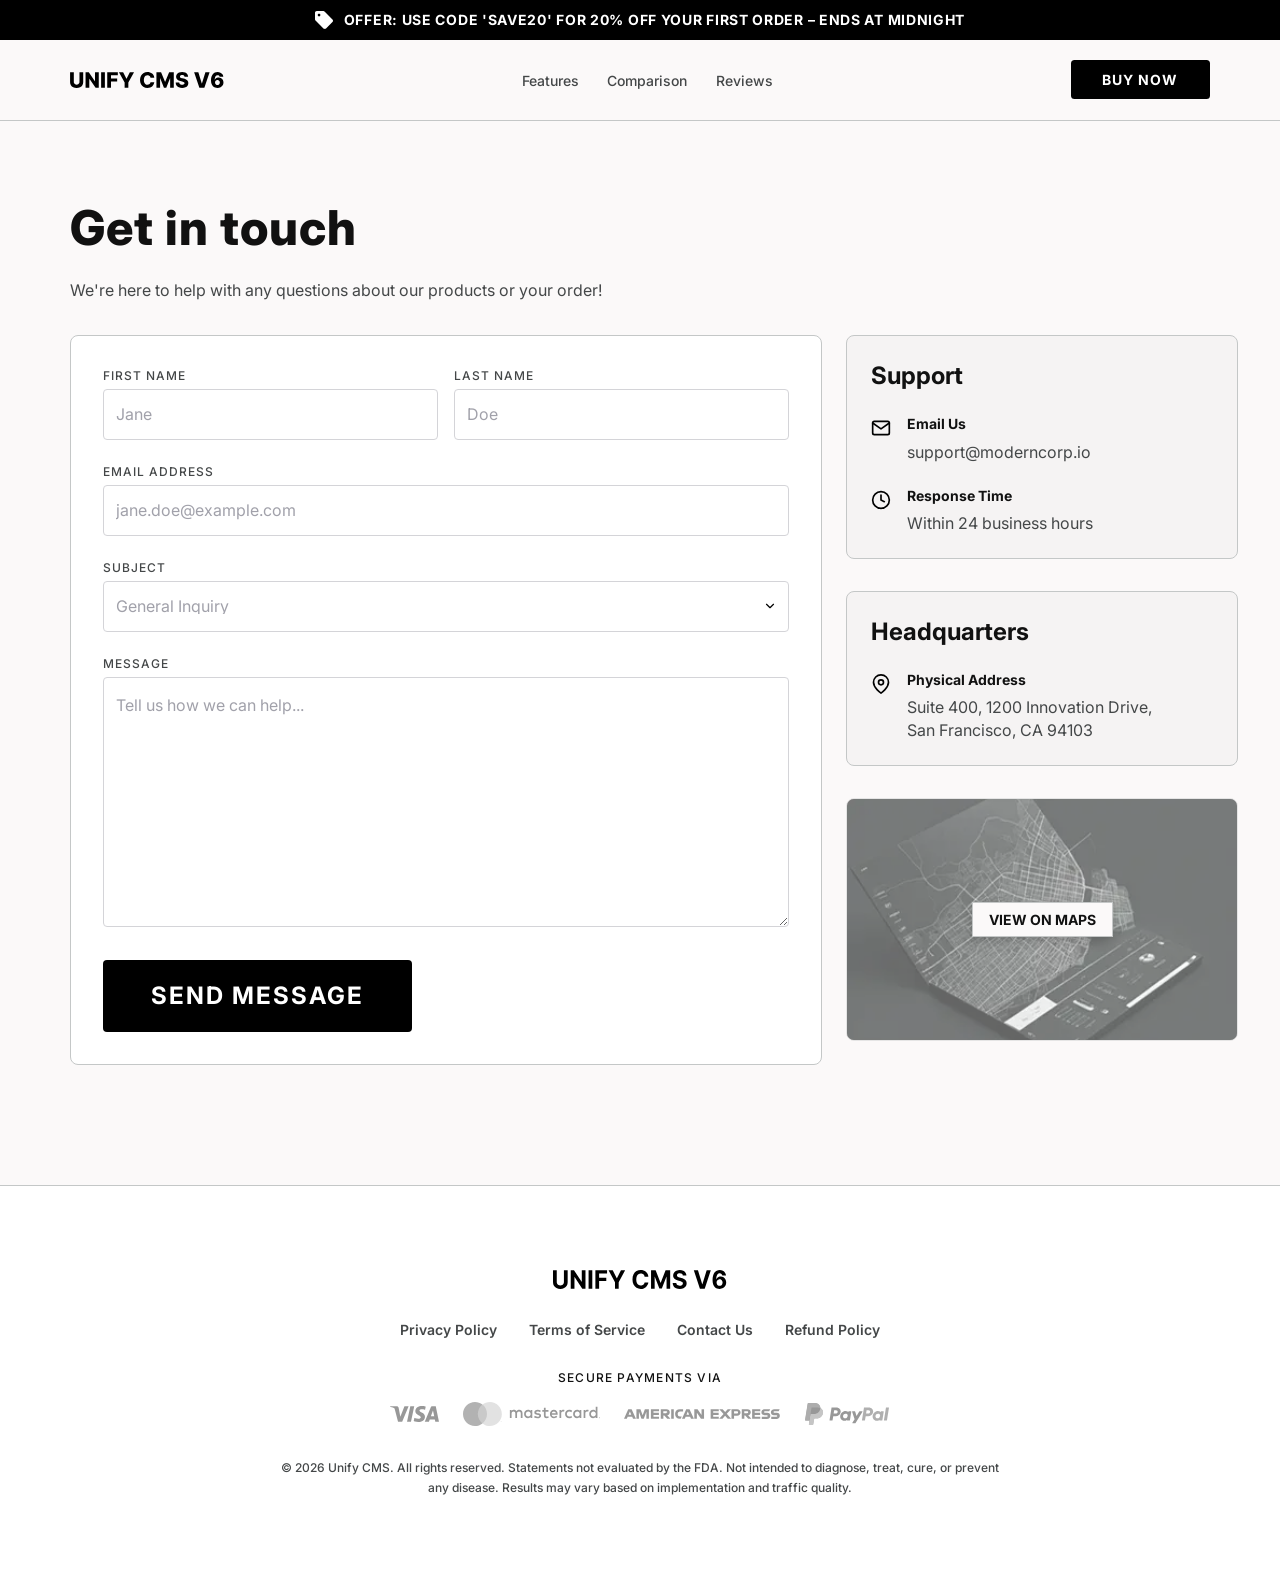
<file: contact.html>
<!DOCTYPE html>
<html lang="en">
<head>
  <meta charset="UTF-8">
  <meta name="viewport" content="width=device-width, initial-scale=1.0">
  <title>Contact Us - Unify CMS V6</title>

  <!-- Google Fonts: Inter -->
  <link rel="preconnect" href="https://fonts.googleapis.com">
  <link rel="preconnect" href="https://fonts.gstatic.com" crossorigin>
  <link rel="preconnect" href="https://fonts.gstatic.com" crossorigin>
  <link href="https://fonts.googleapis.com/css2?family=Inter:ital,opsz,wght@0,14..32,100..900;1,14..32,100..900&display=swap" rel="stylesheet">

  <!-- Bootstrap 5 CDN -->
  <link href="https://cdn.jsdelivr.net/npm/bootstrap@5.3.3/dist/css/bootstrap.min.css" rel="stylesheet"
    integrity="sha384-QWTKZyjpPEjISv5WaRU9OFeRpok6YctnYmDr5pNlyT2bRjXh0JMhjY6hW+ALEwIH" crossorigin="anonymous">

  <!-- Custom CSS -->
  <link rel="stylesheet" href="css/root.css">
  <link rel="stylesheet" href="css/style.css">
  <link rel="stylesheet" href="css/contact.css">
  <link rel="stylesheet" href="css/responsive.css">
</head>
<body class="contact-page landing-page">

  <!-- TOP BAR -->
  <div class="landing-top-bar">
    <div class="landing-container d-flex align-items-center justify-content-center landing-top-bar-inner ">
      <div class="landing-top-bar-marquee">
        <div class="landing-top-bar-track">
          <div class="landing-top-bar-content">
            <img src="images/top-bar-tag.svg" alt="Discount Offer" class="top-bar-icon">
            <span>OFFER: USE CODE 'SAVE20' FOR 20% OFF YOUR FIRST ORDER – ENDS AT MIDNIGHT</span>
          </div>
          <div class="landing-top-bar-content marquee-clone" aria-hidden="true">
            <img src="images/top-bar-tag.svg" alt="Discount Offer" class="top-bar-icon">
            <span>OFFER: USE CODE 'SAVE20' FOR 20% OFF YOUR FIRST ORDER – ENDS AT MIDNIGHT</span>
          </div>
          <div class="landing-top-bar-content marquee-clone" aria-hidden="true">
            <img src="images/top-bar-tag.svg" alt="Discount Offer" class="top-bar-icon">
            <span>OFFER: USE CODE 'SAVE20' FOR 20% OFF YOUR FIRST ORDER – ENDS AT MIDNIGHT</span>
          </div>
          <div class="landing-top-bar-content marquee-clone" aria-hidden="true">
            <img src="images/top-bar-tag.svg" alt="Discount Offer" class="top-bar-icon">
            <span>OFFER: USE CODE 'SAVE20' FOR 20% OFF YOUR FIRST ORDER – ENDS AT MIDNIGHT</span>
          </div>
        </div>
      </div>
    </div>
  </div>

  <!-- SITE HEADER -->
  <header class="site-header-unify header-section">
    <section class="landing-header">
      <div
        class="container-unify landing-container header-unify-wrapper d-flex align-items-center justify-content-between">
        <a class="brand-unify landing-logo" href="/">
          <img src="images/logo.svg" alt="UNIFY CMS V6">
        </a>

        <nav class="desktop-nav">
          <ul class="nav-unify landing-nav">
            <li><a class="nav-link-unify" href="#features">Features</a></li>
            <li><a class="nav-link-unify" href="#comparison">Comparison</a></li>
            <li><a class="nav-link-unify" href="#reviews">Reviews</a></li>
          </ul>
        </nav>

        <div class="header-actions-unify landing-header-actions">
          <a href="#order" class="landing-btn-buy">BUY NOW</a>
        </div>
      </div>
    </section>
  </header>

  <main class="contact-main-area">
    <section class="landing-section contact-section">
      <div class="landing-container">
        
        <!-- Hero Title & Subtitle -->
        <div class="contact-hero-area">
          <h1 class="contact-main-title">Get in touch</h1>
          <p class="contact-main-subtitle">
            We're here to help with any questions about our products or your order!
          </p>
        </div>
  
        <!-- Main Layout Grid: Form (Left) & Sidebar Info (Right) -->
        <div class="contact-layout-grid">
          
          <!-- Left Column: Contact Form Card -->
          <div class="contact-form-column">
            <div class="contact-form-card">
              <form id="contact-form" onsubmit="event.preventDefault(); alert('Thank you for contacting us! We will respond within 24 hours.');">
                
                <!-- First & Last Name Row -->
                <div class="form-row-names">
                  <div class="form-group">
                    <label for="first-name" class="contact-label">FIRST NAME</label>
                    <input type="text" id="first-name" name="first_name" class="contact-input" placeholder="Jane" required>
                  </div>
                  <div class="form-group">
                    <label for="last-name" class="contact-label">LAST NAME</label>
                    <input type="text" id="last-name" name="last_name" class="contact-input" placeholder="Doe" required>
                  </div>
                </div>
  
                <!-- Email Address -->
                <div class="form-group">
                  <label for="email-address" class="contact-label">EMAIL ADDRESS</label>
                  <input type="email" id="email-address" name="email" class="contact-input" placeholder="jane.doe@example.com" required>
                </div>
  
                <!-- Subject Select -->
                <div class="form-group">
                  <label for="subject" class="contact-label">SUBJECT</label>
                  <div class="select-wrapper">
                    <select id="subject" name="subject" class="contact-select" required>
                      <option value="general" selected>General Inquiry</option>
                      <option value="order_status">Order Status & Tracking</option>
                      <option value="refund">Returns & Refunds</option>
                      <option value="enterprise">Partnership & Enterprise</option>
                    </select>
                    <img src="images/icon-chevron-down.svg" alt="Select" class="select-chevron-icon">
                  </div>
                </div>
  
                <!-- Message Textarea -->
                <div class="form-group">
                  <label for="message" class="contact-label">MESSAGE</label>
                  <textarea id="message" name="message" class="contact-textarea" rows="5" placeholder="Tell us how we can help..." required></textarea>
                </div>
  
                <!-- Submit Button -->
                <div class="form-submit-row">
                  <button type="submit" class="unify-btn-primary-md">
                    SEND MESSAGE
                  </button>
                </div>
  
              </form>
            </div>
          </div>
  
          <!-- Right Column: Sidebar Info Cards -->
          <div class="contact-sidebar-column">
            
            <!-- Support Card -->
            <div class="contact-sidebar-card">
              <h3 class="sidebar-card-title">Support</h3>
              
              <div class="sidebar-info-item">
                <div class="info-icon-box">
                  <img src="images/icon-mail.svg" alt="Email" class="sidebar-svg-icon">
                </div>
                <div class="info-text-box">
                  <div class="info-text-label">Email Us</div>
                  <a href="mailto:support@moderncorp.io" class="info-text-link">support@moderncorp.io</a>
                </div>
              </div>
  
              <div class="sidebar-info-item">
                <div class="info-icon-box">
                  <img src="images/icon-clock.svg" alt="Response Time" class="sidebar-svg-icon">
                </div>
                <div class="info-text-box">
                  <div class="info-text-label">Response Time</div>
                  <div class="info-text-sub">Within 24 business hours</div>
                </div>
              </div>
            </div>
  
            <!-- Headquarters Card -->
            <div class="contact-sidebar-card">
              <h3 class="sidebar-card-title">Headquarters</h3>
              
              <div class="sidebar-info-item">
                <div class="info-icon-box">
                  <img src="images/icon-pin.svg" alt="Location" class="sidebar-svg-icon">
                </div>
                <div class="info-text-box">
                  <div class="info-text-label">Physical Address</div>
                  <div class="info-text-sub">
                    Suite 400, 1200 Innovation Drive,<br>
                    San Francisco, CA 94103
                  </div>
                </div>
              </div>
            </div>
  
            <!-- Stylized Map Card with "VIEW ON MAPS" -->
            <div class="contact-map-card">
              <div class="map-perspective-bg">
                <img src="./images/map-placeholder.webp" class="" />
              </div>
              <a href="https://maps.google.com" target="_blank" rel="noopener noreferrer" class="btn-view-map">
                VIEW ON MAPS
              </a>
            </div>
  
          </div>
  
        </div>
  
      </div>
    </section>
  </main>

  <!-- SITE FOOTER -->
  <footer class="site-footer-unify footer-section section-padding-unify">
    <div class="container-unify">
      <div class="row gy-5">
        <div class="col-lg-12 d-flex flex-column align-items-center text-center">
          <a class="brand-unify d-block landing-mb-40" href="/">
            <img src="images/footer-logo.svg" alt="" srcset="">
          </a>
          <div class="landing-footer-links">
            <a href="#">Privacy Policy</a>
            <a href="#">Terms of Service</a>
            <a href="#">Contact Us</a>
            <a href="#">Refund Policy</a>
          </div>
          <span class="secure-payment-text">SECURE PAYMENTS VIA</span>
          <div class="payment-card-holder">
            <img src="images/vs.svg" alt="" srcset="">
            <img src="images/mc.svg" alt="" srcset="">
            <img src="images/ae.svg" alt="" srcset="">
            <img src="images/pp.svg" alt="" srcset="">
          </div>
          <h6 class="footer-subtext-unify mb-0 mt-3">&copy; 2026 Unify CMS. All rights reserved. Statements not evaluated by the FDA. Not intended to diagnose, treat, cure, or prevent any
disease. Results may vary based on implementation and traffic quality.</h6>
        </div>
      </div>
    </div>
  </footer>

    <script src="https://code.jquery.com/jquery-3.7.1.min.js"></script>
    <script src="https://cdn.jsdelivr.net/npm/bootstrap@5.3.3/dist/js/bootstrap.bundle.min.js"
    integrity="sha384-YvpcrYf0tY3lHB60NNkmXc5s9fDVZLESaAA55NDzOxhy9GkcIdslK1eN7N6jIeHz"
    crossorigin="anonymous"></script>

    <script src="./js/custom.js"></script>

</body>
</html>
</file>
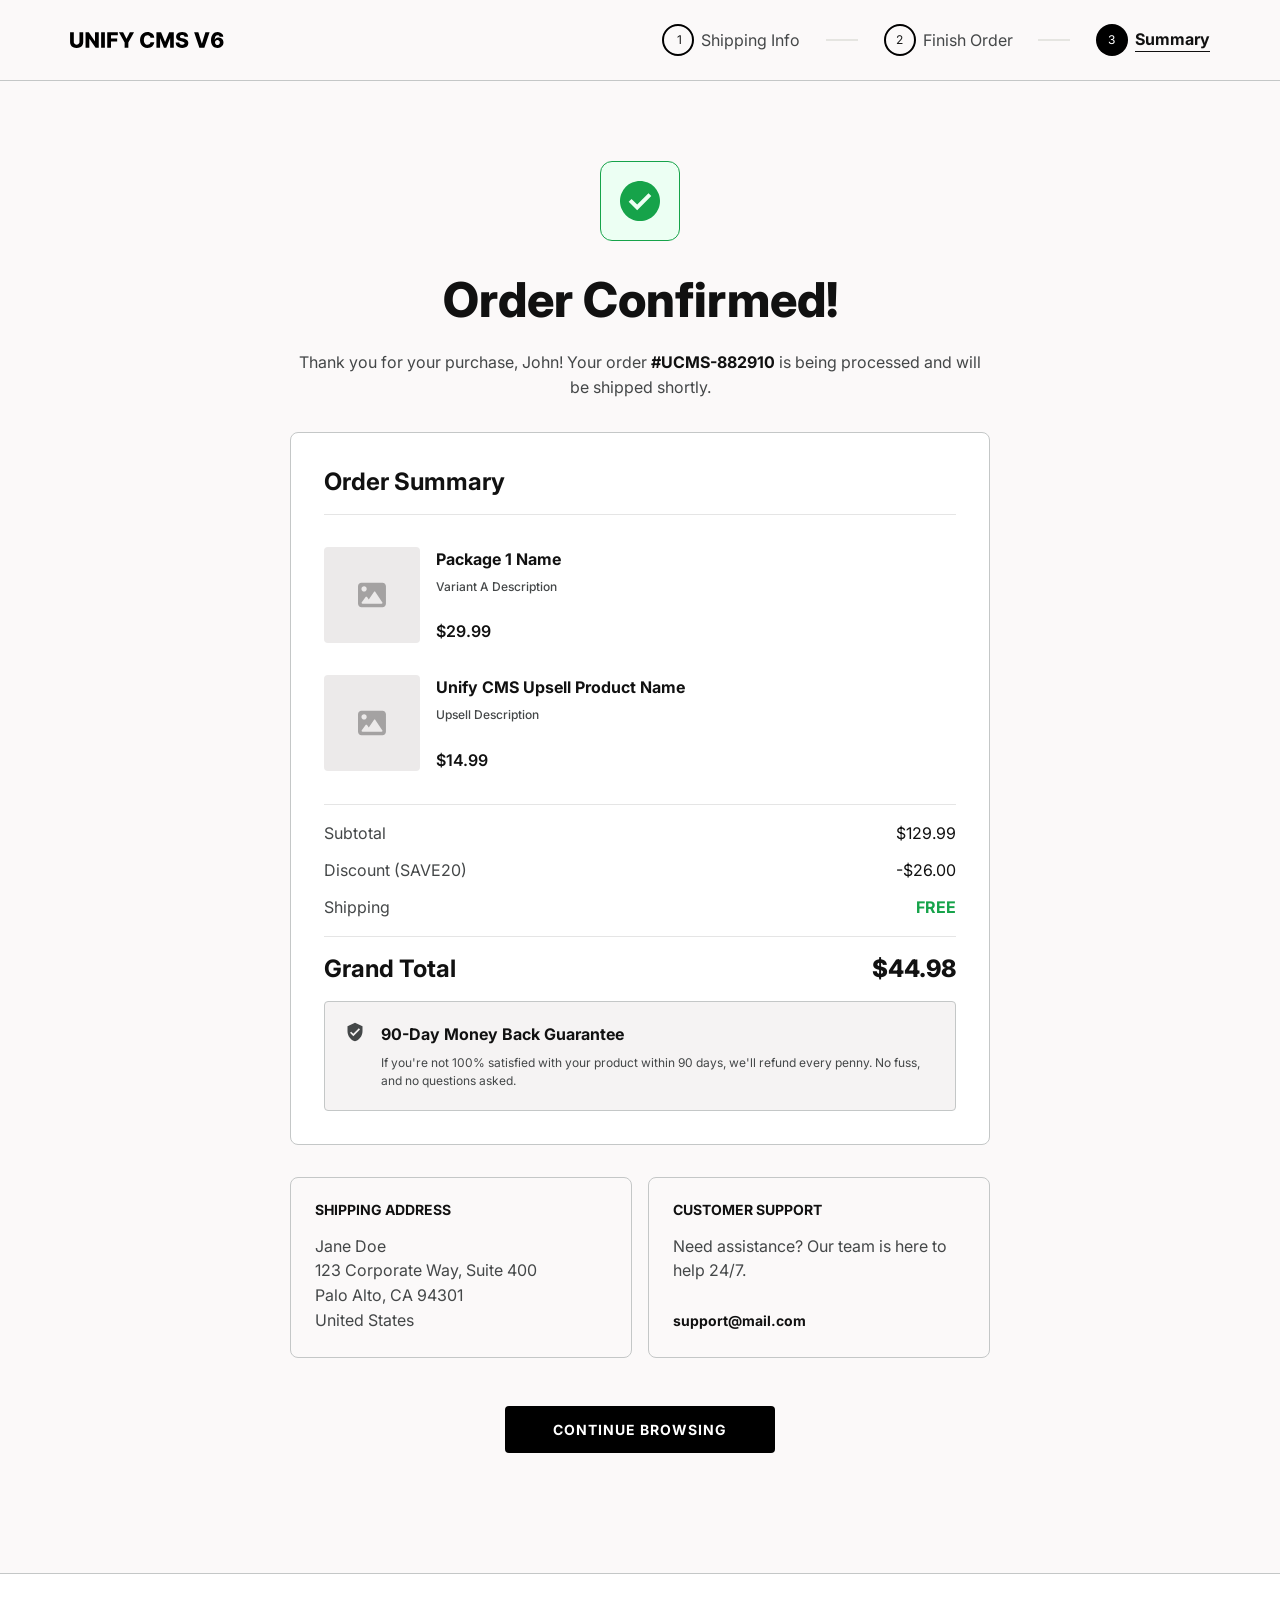
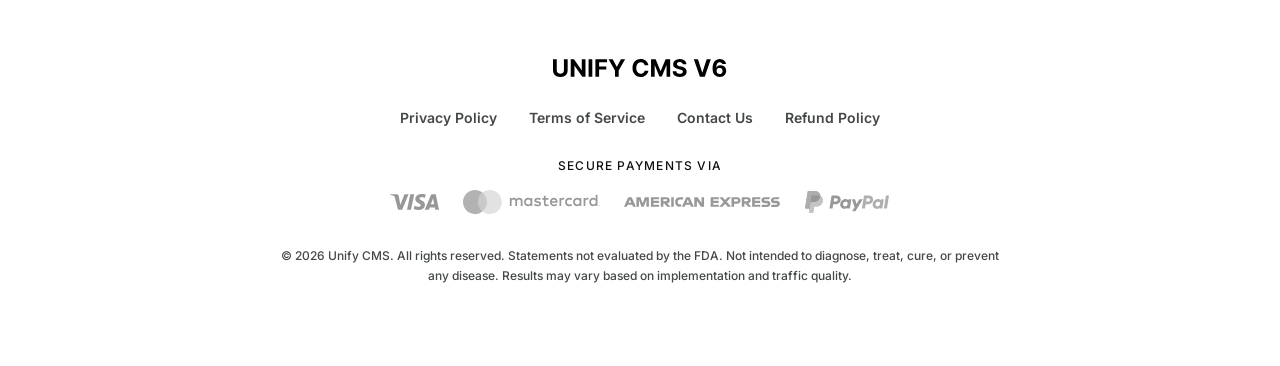
<file: order-confirmation.html>
<!DOCTYPE html>
<html lang="en">
<head>
  <meta charset="UTF-8">
  <meta name="viewport" content="width=device-width, initial-scale=1.0">
  <title>Order Confirmed - Unify CMS V6</title>

  <!-- Google Fonts: Inter -->
  <link rel="preconnect" href="https://fonts.googleapis.com">
  <link rel="preconnect" href="https://fonts.gstatic.com" crossorigin>
  <link href="https://fonts.googleapis.com/css2?family=Inter:wght@400;500;600;700;800&display=swap" rel="stylesheet">

  <!-- Bootstrap 5.3.3 CSS -->
  <link href="https://cdn.jsdelivr.net/npm/bootstrap@5.3.3/dist/css/bootstrap.min.css" rel="stylesheet"
    integrity="sha384-QWTKZyjpPEjISv5WaRU9OFeRpok6YctnYmDr5pNlyT2bRjXh0JMhjY6hW+ALEwIH" crossorigin="anonymous">

  <!-- Self-Contained Checkout Stylesheet -->
  <link rel="stylesheet" href="css/root.css">
  <link rel="stylesheet" href="css/style.css">
  <link rel="stylesheet" href="css/confirmation.css">
  <link rel="stylesheet" href="css/responsive.css">
</head>
<body class="confirmation-page landing-page">

  <!-- SITE HEADER -->
  <header class="site-header-unify header-section subpage-header-section">
    <section class="landing-header has-checkout-stepper">
      <div
        class="container-unify landing-container header-unify-wrapper has-checkout-stepper d-flex align-items-center justify-content-between">
        <a class="brand-unify landing-logo" href="index.html">
          <img src="images/logo.svg" alt="UNIFY CMS V6">
        </a>

        <div class="checkout-stepper">
          <div class="step already-active">
            <span class="step-num step-outline">1</span>
            <span class="step-text">Shipping Info</span>
          </div>
          <div class="step-line"></div>
          <div class="step already-active">
            <span class="step-num step-outline">2</span>
            <span class="step-text">Finish Order</span>
          </div>
          <div class="step-line"></div>
          <div class="step active">
            <span class="step-num step-filled">3</span>
            <span class="step-text">Summary</span>
          </div>
        </div>
      </div>
    </section>
  </header>

  <main class="confirm-main-area">
    <section class="landing-section unify-confirmation-section">
      <div class="landing-container">
  
        <!-- Step 2.1: Success Badge & Order Confirmation Headline -->
        <div class="confirm-hero-area text-center">
          <div class="confirm-badge-box">
             <img src="images/Success-Icon.svg" alt="Success" class="confirm-check-svg">
           </div>
  
          <h1 class="confirm-main-title">Order Confirmed!</h1>
          <p class="confirm-main-subtitle">
            Thank you for your purchase, John! Your order <strong>#UCMS-882910</strong> is being processed and will be shipped shortly.
          </p>
        </div>
  
        <!-- Step 2.2: Order Summary Card -->
        <div class="confirm-card-wrapper">
          <div class="confirm-summary-card">
            <div class="summary-card-header">Order Summary</div>
            
            <div class="confirm-card-divider"></div>
  
            <!-- Product Line Item -->
            <div class="confirm-product-row">
              <div class="product-thumbnail-box">
                <img src="images/placeholder-product.svg" alt="Product" class="product-placeholder-icon">
              </div>
              <div class="product-info-col">
                <div class="product-title-text">Package 1 Name</div>
                <div class="product-variant-text">Variant A Description</div>
                <div class="product-price-text">$29.99</div>
              </div>
            </div>
               <div class="confirm-product-row">
              <div class="product-thumbnail-box">
                <img src="images/placeholder-product.svg" alt="Product" class="product-placeholder-icon">
              </div>
              <div class="product-info-col">
                <div class="product-title-text">Unify CMS Upsell Product Name</div>
                <div class="product-variant-text">Upsell Description</div>
                <div class="product-price-text">$14.99</div>
              </div>
            </div>
  
            <div class="confirm-card-divider"></div>
  
            <!-- Financial Breakdown -->
            <div class="confirm-breakdown-area">
              <div class="breakdown-row">
                <span class="breakdown-label">Subtotal</span>
                <span class="breakdown-value">$129.99</span>
              </div>
              <div class="breakdown-row">
                <span class="breakdown-label">Discount (SAVE20)</span>
                <span class="breakdown-value">-$26.00</span>
              </div>
              <div class="breakdown-row">
                <span class="breakdown-label">Shipping</span>
                <span class="breakdown-value text-success fw-bold">FREE</span>
              </div>
            </div>
  
            <div class="confirm-card-divider"></div>
  
            <!-- Grand Total -->
            <div class="confirm-total-row">
              <span class="total-label-text">Grand Total</span>
              <span class="total-amount-text">$44.98</span>
            </div>
  
            <!-- 90-Day Guarantee Callout -->
            <div class="confirm-guarantee-box">
              <div class="guarantee-icon-wrap">
                <img src="images/icon-guarantee-shield.svg" alt="Guarantee" class="guarantee-badge-svg">
              </div>
              <div class="guarantee-content-wrap">
                <div class="guarantee-title-text">90-Day Money Back Guarantee</div>
                <div class="guarantee-desc-text">
                  If you're not 100% satisfied with your product within 90 days, we'll refund every penny. No fuss, and no questions asked.
                </div>
              </div>
            </div>
  
          </div>
        </div>
  
        <!-- Step 2.3: Details Columns (Shipping Address & Customer Support) -->
        <div class="confirm-details-wrapper">
          <div class="confirm-details-row">
            
            <!-- Shipping Address Card -->
            <div class="confirm-info-card">
              <div class="info-card-title">SHIPPING ADDRESS</div>
              <div class="info-card-content">
                Jane Doe<br>
                123 Corporate Way, Suite 400<br>
                Palo Alto, CA 94301<br>
                United States
              </div>
            </div>
  
            <!-- Customer Support Card -->
            <div class="confirm-info-card">
              <div class="info-card-title">CUSTOMER SUPPORT</div>
              <div class="info-card-content">
                Need assistance? Our team is here to help 24/7.<br><br>
                <a href="mailto:support@mail.com" class="support-mail-link">support@mail.com</a>
              </div>
            </div>
  
          </div>
        </div>
  
        <!-- Step 2.4: Continue Browsing CTA Button -->
        <div class="confirm-cta-area text-center">
          <a href="index.html" class="unify-btn-primary-md">
            CONTINUE BROWSING
          </a>
        </div>
  
      </div>
    </section>
  </main>

  <!-- SITE FOOTER -->
  <footer class="site-footer-unify footer-section section-padding-unify">
    <div class="container-unify">
      <div class="row gy-5">
        <div class="col-lg-12 d-flex flex-column align-items-center text-center">
          <a class="brand-unify d-block landing-mb-40" href="/">
            <img src="images/footer-logo.svg" alt="" srcset="">
          </a>
          <div class="landing-footer-links">
            <a href="#">Privacy Policy</a>
            <a href="#">Terms of Service</a>
            <a href="#">Contact Us</a>
            <a href="#">Refund Policy</a>
          </div>
          <span class="secure-payment-text">SECURE PAYMENTS VIA</span>
          <div class="payment-card-holder">
            <img src="images/vs.svg" alt="" srcset="">
            <img src="images/mc.svg" alt="" srcset="">
            <img src="images/ae.svg" alt="" srcset="">
            <img src="images/pp.svg" alt="" srcset="">
          </div>
          <h6 class="footer-subtext-unify mb-0 mt-3">&copy; 2026 Unify CMS. All rights reserved. Statements not evaluated by the FDA. Not intended to diagnose, treat, cure, or prevent any
disease. Results may vary based on implementation and traffic quality.</h6>
        </div>
      </div>
    </div>
  </footer>

  <script src="./js/custom.js"></script>
</body>
</html>
</file>
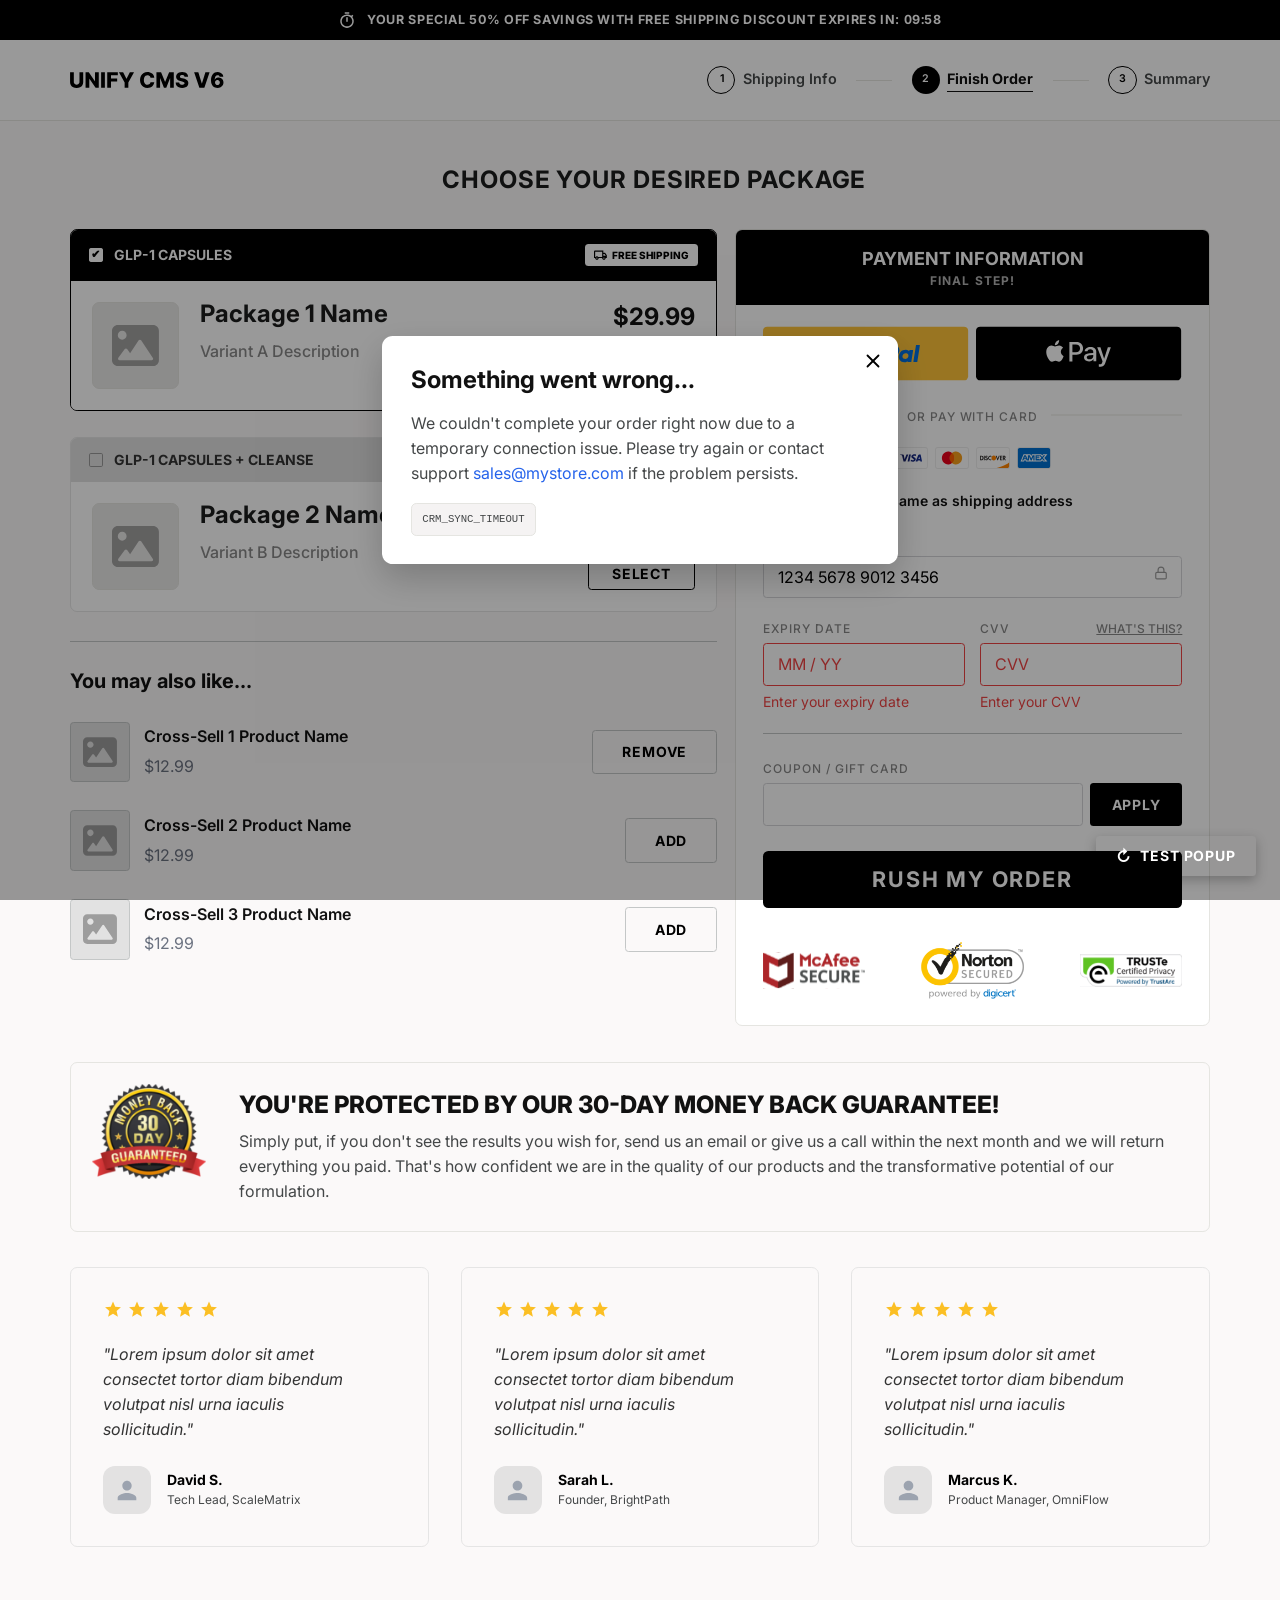
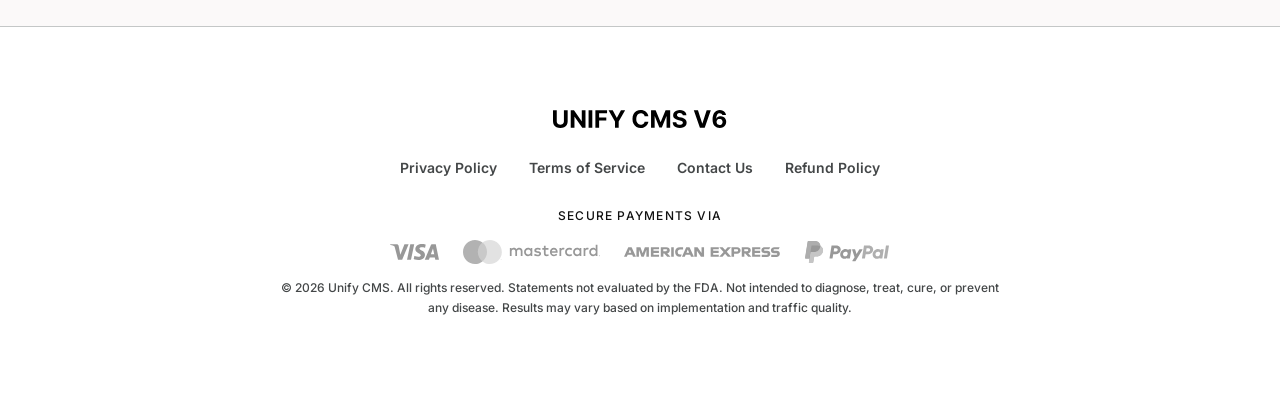
<file: popup.html>
<!DOCTYPE html>
<html lang="en">

<head>
  <meta charset="UTF-8">
  <meta name="viewport" content="width=device-width, initial-scale=1.0">
  <title>Popup Preview - Unify CMS V6</title>

  <link rel="preconnect" href="https://fonts.googleapis.com">
  <link rel="preconnect" href="https://fonts.gstatic.com" crossorigin>
  <link href="https://fonts.googleapis.com/css2?family=Inter:wght@400;500;600;700;800&display=swap" rel="stylesheet">

  <link href="https://cdn.jsdelivr.net/npm/bootstrap@5.3.3/dist/css/bootstrap.min.css" rel="stylesheet"
    integrity="sha384-QWTKZyjpPEjISv5WaRU9OFeRpok6YctnYmDr5pNlyT2bRjXh0JMhjY6hW+ALEwIH" crossorigin="anonymous">

  <!-- Slick Slider CDN (disabled for now - uncomment to re-enable the feedback slider) -->
  <!-- <link rel="stylesheet" href="https://cdnjs.cloudflare.com/ajax/libs/slick-carousel/1.8.1/slick.min.css"> -->
 <link rel="stylesheet" href="css/root.css">
  <link rel="stylesheet" href="css/style.css">
    <link rel="stylesheet" href="css/checkout.css">
  <link rel="stylesheet" href="css/responsive.css">

  <!-- This page only exists to preview the order-error popup on top of the
       checkout background, so its one-off "Test Popup" button lives here
       instead of in a shared CSS file. -->
  <style>
    .test-popup-btn {
      position: fixed;
      right: 24px;
      bottom: 24px;
      z-index: 1100;
      display: inline-flex;
      align-items: center;
      gap: 8px;
      padding: 12px 20px;
      background: var(--bg-dark);
      color: var(--bg-primary);
      border: none;
      border-radius: 999px;
      font-size: 14px;
      font-weight: 700;
      cursor: pointer;
      box-shadow: 0 4px 12px rgba(0, 0, 0, 0.25);
    }
    .test-popup-btn-icon {
      font-size: 16px;
      line-height: 1;
    }
  </style>
</head>

<body class=" landing-page checkout-page">

  <!-- TOP BAR -->
  
<div class="landing-top-bar subpage-top-bar">
    <div class="landing-container d-flex align-items-center justify-content-center landing-top-bar-inner ">
      <div class="landing-top-bar-marquee">
        <div class="landing-top-bar-track">
          <div class="landing-top-bar-content">
            <img src="images/timer.svg" alt="Discount Offer" class="top-bar-icon">
            <span>YOUR SPECIAL 50% OFF SAVINGS WITH FREE SHIPPING DISCOUNT EXPIRES IN: <span class="countdown-timer">09:59</span></span>
          </div>
          <div class="landing-top-bar-content marquee-clone" aria-hidden="true">
            <img src="images/timer.svg" alt="Discount Offer" class="top-bar-icon">
            <span>YOUR SPECIAL 50% OFF SAVINGS WITH FREE SHIPPING DISCOUNT EXPIRES IN: <span class="countdown-timer">09:59</span></span>
          </div>
          <div class="landing-top-bar-content marquee-clone" aria-hidden="true">
            <img src="images/timer.svg" alt="Discount Offer" class="top-bar-icon">
            <span>YOUR SPECIAL 50% OFF SAVINGS WITH FREE SHIPPING DISCOUNT EXPIRES IN: <span class="countdown-timer">09:59</span></span>
          </div>
          <div class="landing-top-bar-content marquee-clone" aria-hidden="true">
            <img src="images/timer.svg" alt="Discount Offer" class="top-bar-icon">
            <span>YOUR SPECIAL 50% OFF SAVINGS WITH FREE SHIPPING DISCOUNT EXPIRES IN: <span class="countdown-timer">09:59</span></span>
          </div>
        </div>
      </div>
    </div>
  </div>
  <!-- SITE HEADER -->
  <header class="site-header-unify header-section subpage-header-section">
    <section class="landing-header has-checkout-stepper">
      <div
        class="container-unify landing-container header-unify-wrapper has-checkout-stepper d-flex align-items-center justify-content-between">
        <a class="brand-unify landing-logo" href="index.html">
          <img src="images/logo.svg" alt="UNIFY CMS V6">
        </a>

        <div class="checkout-stepper">
          <div class="step ">
            <span class="step-num step-outline">1</span>
            <span class="step-text">Shipping Info</span>
          </div>
          <div class="step-line"></div>
          <div class="step active">
            <span class="step-num step-filled">2</span>
            <span class="step-text">Finish Order</span>
          </div>
          <div class="step-line"></div>
          <div class="step">
            <span class="step-num step-outline">3</span>
            <span class="step-text ">Summary</span>
          </div>
        </div>
      </div>
    </section>
  </header>

  <main class="checkout-main landing-section">
    <div class="container-unify landing-container">
      <h2 class="checkout-page-title text-center">CHOOSE YOUR DESIRED PACKAGE</h2>

      <div class="row checkout-layout">
        <!-- LEFT COLUMN -->
        <div class="col-12 col-md-7 left-col">

          <!-- Package 1 -->
          <div class="package-card selected-package">
            <div class="package-header">
              <label class="package-radio">
                <input type="checkbox" checked>
                <span class="package-title-small">GLP-1 CAPSULES</span>
              </label>
              <span class="free-shipping-badge">
                <img src="images/free-shipping-select.svg" alt="Free Shipping" class="free-shipping-icon">
                FREE SHIPPING
              </span>
            </div>
            <div class="package-body d-flex align-items-start">
              <div class="package-image">
                <img src="images/placeholder-product.svg" alt="Package 1">
              </div>
              <div class="package-info">
                <h2 class="package-name">Package 1 Name</h2>
                  <p class="package-desc">Variant A Description</p>
              </div>
              <div class="package-price-action text-end">
                <div class="package-price">$29.99</div>
                <button class="selct-button btn-selected">SELECTED</button>
              </div>
            </div>
          </div>

          <!-- Package 2 -->
          <div class="package-card">
            <div class="package-header unselected-header">
              <label class="package-radio">
                <input type="checkbox">
                <span class="package-title-small">GLP-1 CAPSULES + CLEANSE</span>
              </label>
              <span class="free-shipping-badge text-muted">
                <img src="images/free-shipping-unselect.svg" alt="Free Shipping" class="free-shipping-icon">
                FREE SHIPPING
              </span>
            </div>
            <div class="package-body d-flex align-items-start">
              <div class="package-image">
                <img src="images/placeholder-product.svg" alt="Package 2">
              </div>
              <div class="package-info">
                <h2 class="package-name">Package 2 Name</h2>
                  <p class="package-desc">Variant B Description</p>
              </div>
              <div class="package-price-action text-end">
                <div class="package-price">$59.99</div>
                <button class="btn-select">SELECT</button>
              </div>
            </div>
          </div>

          <h4 class="cross-sell-title">You may also like...</h4>

          <div class="cross-sell-list">
            <div class="cross-sell-item d-flex align-items-center">
              <div class="cross-sell-img">
                <img src="images/placeholder-product.svg" alt="Cross-Sell 1">
              </div>
              <div class="cross-sell-info">
                <div class="cross-sell-name">Cross-Sell 1 Product Name</div>
                <div class="cross-sell-price">$12.99</div>
              </div>
              <button class="btn-remove landing-btn-action landing-btn-sm">REMOVE</button>
            </div>
            <div class="cross-sell-item d-flex align-items-center">
              <div class="cross-sell-img">
                <img src="images/placeholder-product.svg" alt="Cross-Sell 2">
              </div>
              <div class="cross-sell-info">
                <div class="cross-sell-name">Cross-Sell 2 Product Name</div>
                <div class="cross-sell-price">$12.99</div>
              </div>
              <button class="btn-add landing-btn-action landing-btn-sm">ADD</button>
            </div>
            <div class="cross-sell-item d-flex align-items-center">
              <div class="cross-sell-img">
                <img src="images/placeholder-product.svg" alt="Cross-Sell 3">
              </div>
              <div class="cross-sell-info">
                <div class="cross-sell-name">Cross-Sell 3 Product Name</div>
                <div class="cross-sell-price">$12.99</div>
              </div>
              <button class="btn-add landing-btn-action landing-btn-sm">ADD</button>
            </div>
          </div>


        </div>

        <!-- RIGHT COLUMN -->
        <div class="col-12 col-md-5 right-col">
          <div class="payment-card-container">
            <div class="payment-header">
              <h4>PAYMENT INFORMATION</h4>
              <p>FINAL STEP!</p>
            </div>
            <div class="payment-body">
              <div class="express-checkout d-flex gap-2 mb-3">

                <img src="images/button-paypal.svg" alt="PayPal">
                <img src="images/button-applepay.svg" alt="Apple Pay">
              </div>

              <div class="divider">
                <span>OR PAY WITH CARD</span>
              </div>

              <div class="card-icons d-flex justify-content-center align-items-center gap-2 mb-4 mt-3">
                <img src="images/visa-colored.svg" alt="Visa">
                <img src="images/mastercard-colored.svg" alt="Mastercard">
                <img src="images/discover-colored.svg" alt="Discover">
                <img src="images/americanexpress-colored.svg" alt="Amex">
              </div>

              <label class="billing-checkbox d-flex align-items-center mb-4">
                <input type="checkbox" checked class="custom-checkbox me-2">
                <span>Billing address same as shipping address</span>
              </label>
              <div id="billing-form-container" style="display: none; padding-bottom: 24px;">
                <div class="landing-form-group">
                  <label class="landing-form-label">BILLING FIRST NAME</label>
                  <input type="text" class="landing-form-input" placeholder="Jane">
                </div>
                <div class="landing-form-group">
                  <label class="landing-form-label">BILLING LAST NAME</label>
                  <input type="text" class="landing-form-input" placeholder="Doe">
                </div>
                <div class="landing-form-group">
                  <label class="landing-form-label">BILLING EMAIL ADDRESS</label>
                  <input type="email" class="landing-form-input" placeholder="jane@example.com">
                </div>
                <div class="landing-form-group">
                  <label class="landing-form-label">BILLING PHONE NUMBER</label>
                  <input type="tel" class="landing-form-input" placeholder="+1 (555) 000-0000">
                </div>
                <div class="landing-form-group">
                  <label class="landing-form-label">BILLING STREET ADDRESS</label>
                  <input type="text" class="landing-form-input" placeholder="123 Business Way">
                </div>
                <div class="landing-form-group">
                  <label class="landing-form-label">BILLING CITY</label>
                  <input type="text" class="landing-form-input" placeholder="">
                </div>
                <div class="row landing-form-row">
                  <div class="col-12 col-md-6">
                    <label class="landing-form-label">BILLING STATE</label>
                    <input type="text" class="landing-form-input" placeholder="">
                  </div>
                  <div class="col-12 col-md-6">
                    <label class="landing-form-label">BILLING ZIP CODE</label>
                    <input type="text" class="landing-form-input" placeholder="">
                  </div>
                </div>
              </div>


              <div class="form-group mb-4 position-relative">
                <label class="form-label-small">CARD NUMBER</label>
                <input type="text" class="form-control-custom" placeholder="1234 5678 9012 3456">
                <img src="images/icon-lock.svg" alt="Secure" class="lock-icon">
              </div>

              <div class="d-flex gap-3 mb-4">
                <div class="flex-fill w-50">
                  <label class="form-label-small">EXPIRY DATE</label>
                  <input type="text" class="form-control-custom error-input" placeholder="MM / YY">
                  <div class="error-msg">Enter your expiry date</div>
                </div>
                <div class="flex-fill w-50">
                  <div class="d-flex justify-content-between">
                    <label class="form-label-small">CVV</label>
                    <a href="#" class="whats-this-link">WHAT'S THIS?</a>
                  </div>
                  <input type="text" class="form-control-custom error-input" placeholder="CVV">
                  <div class="error-msg">Enter your CVV</div>
                </div>
              </div>

              <div class="form-group coupon-box">
                <label class="form-label-small">COUPON / GIFT CARD</label>
                <div class="d-flex gap-2">
                  <input type="text" class="form-control-custom flex-grow-1">
                  <button class="btn-apply">APPLY</button>
                </div>
              </div>

            

              <button class="btn-rush-order w-100 position-relative mb-4">
                RUSH MY ORDER
              </button>

              <div class="trust-badges d-flex">
                <img src="images/mcafee-secure.svg" alt="">
                <img src="images/norton.svg" alt="">
                <img src="images/truste.svg" alt="">
              </div>
            </div>
          </div>
        </div>
      </div>

      <div class="guarantee-box d-flex align-items-start">
        <div class="guarantee-badge">
          <img src="images/checkout-moneyback-badge.svg" alt="" srcset="">
        </div>
        <div class="guarantee-text ms-2 mt-1">
          <h4>YOU'RE PROTECTED BY OUR 30-DAY MONEY BACK GUARANTEE!</h4>
          <p>Simply put, if you don't see the results you wish for, send us an email or give us a call within the
            next month and we will return everything you paid. That's how confident we are in the quality of our
            products and the transformative potential of our formulation.</p>
        </div>
      </div>
    </div>

    <section class="landing-section landing-feedback">
      <div class="container-unify landing-container mb-5">
        <div class="landing-feedback-grid landing-feedback-slider">
          <div class="landing-feedback-slide">
            <div class="landing-feedback-card">
              <div class="landing-stars">
                <img src="images/icon-star.svg" alt="Star" class="star-icon">
                <img src="images/icon-star.svg" alt="Star" class="star-icon">
                <img src="images/icon-star.svg" alt="Star" class="star-icon">
                <img src="images/icon-star.svg" alt="Star" class="star-icon">
                <img src="images/icon-star.svg" alt="Star" class="star-icon">
              </div>
              <p class="landing-feedback-quote">"Lorem ipsum dolor sit amet consectet tortor diam bibendum volutpat nisl
                urna iaculis sollicitudin."</p>
              <div class="landing-testimonial-author">
                <div class="landing-author-avatar">
                  <img src="images/avatar-user.svg" alt="David S.">
                </div>
                <div class="landing-author-info">
                  <strong>David S.</strong>
                  <span>Tech Lead, ScaleMatrix</span>
                </div>
              </div>
            </div>
          </div>
          <div class="landing-feedback-slide">
            <div class="landing-feedback-card">
              <div class="landing-stars">
                <img src="images/icon-star.svg" alt="Star" class="star-icon">
                <img src="images/icon-star.svg" alt="Star" class="star-icon">
                <img src="images/icon-star.svg" alt="Star" class="star-icon">
                <img src="images/icon-star.svg" alt="Star" class="star-icon">
                <img src="images/icon-star.svg" alt="Star" class="star-icon">
              </div>
              <p class="landing-feedback-quote">"Lorem ipsum dolor sit amet consectet tortor diam bibendum volutpat nisl
                urna iaculis sollicitudin."</p>
              <div class="landing-testimonial-author">
                <div class="landing-author-avatar">
                  <img src="images/avatar-user.svg" alt="Sarah L.">
                </div>
                <div class="landing-author-info">
                  <strong>Sarah L.</strong>
                  <span>Founder, BrightPath</span>
                </div>
              </div>
            </div>
          </div>
          <div class="landing-feedback-slide">
            <div class="landing-feedback-card">
              <div class="landing-stars">
                <img src="images/icon-star.svg" alt="Star" class="star-icon">
                <img src="images/icon-star.svg" alt="Star" class="star-icon">
                <img src="images/icon-star.svg" alt="Star" class="star-icon">
                <img src="images/icon-star.svg" alt="Star" class="star-icon">
                <img src="images/icon-star.svg" alt="Star" class="star-icon">
              </div>
              <p class="landing-feedback-quote">"Lorem ipsum dolor sit amet consectet tortor diam bibendum volutpat nisl
                urna iaculis sollicitudin."</p>
              <div class="landing-testimonial-author">
                <div class="landing-author-avatar">
                  <img src="images/avatar-user.svg" alt="Marcus K.">
                </div>
                <div class="landing-author-info">
                  <strong>Marcus K.</strong>
                  <span>Product Manager, OmniFlow</span>
                </div>
              </div>
            </div>
          </div>
        </div>
      </div>
    </section>
  </main>





  <!-- ORDER ERROR MODAL -->
  <button type="button" class="test-popup-btn" id="testPopupBtn">
    <span class="test-popup-btn-icon" aria-hidden="true">&#8635;</span>
    Test Popup
  </button>

  <div class="order-error-overlay active" id="orderErrorOverlay">
    <div class="order-error-modal">
      <button type="button" class="order-error-close" id="orderErrorClose" aria-label="Close">
        <img src="images/icon-close.svg" alt="Close">
      </button>
      <h3 class="order-error-title">Something went wrong...</h3>
      <p class="order-error-text">
        We couldn't complete your order right now due to a temporary connection issue. Please try again or contact
        support <a href="mailto:sales@mystore.com">sales@mystore.com</a> if the problem persists.
      </p>
      <div class="order-error-code">CRM_SYNC_TIMEOUT</div>
    </div>
  </div>

  <!-- SITE FOOTER -->
  <footer class="site-footer-unify footer-section section-padding-unify">
    <div class="container-unify">
      <div class="row gy-5">
        <div class="col-lg-12 d-flex flex-column align-items-center text-center">
          <a class="brand-unify d-block landing-mb-40" href="/">
            <img src="images/footer-logo.svg" alt="" srcset="">
          </a>
          <div class="landing-footer-links">
            <a href="#">Privacy Policy</a>
            <a href="#">Terms of Service</a>
            <a href="#">Contact Us</a>
            <a href="#">Refund Policy</a>
          </div>
          <span class="secure-payment-text">SECURE PAYMENTS VIA</span>
          <div class="payment-card-holder">
            <img src="images/vs.svg" alt="" srcset="">
            <img src="images/mc.svg" alt="" srcset="">
            <img src="images/ae.svg" alt="" srcset="">
            <img src="images/pp.svg" alt="" srcset="">
          </div>
          <h6 class="footer-subtext-unify mb-0 mt-3">&copy; 2026 Unify CMS. All rights reserved. Statements not evaluated by the FDA. Not intended to diagnose, treat, cure, or prevent any
disease. Results may vary based on implementation and traffic quality.</h6>
        </div>
      </div>
    </div>
  </footer>

    <script src="https://code.jquery.com/jquery-3.7.1.min.js"></script>
    <script src="https://cdn.jsdelivr.net/npm/bootstrap@5.3.3/dist/js/bootstrap.bundle.min.js"
    integrity="sha384-YvpcrYf0tY3lHB60NNkmXc5s9fDVZLESaAA55NDzOxhy9GkcIdslK1eN7N6jIeHz"
    crossorigin="anonymous"></script>
    <!-- Slick Slider JS (disabled for now - uncomment to re-enable the feedback slider) -->
    <!-- <script src="https://cdnjs.cloudflare.com/ajax/libs/slick-carousel/1.8.1/slick.min.js"></script> -->

    <script src="./js/custom.js"></script>
</body>
</file>
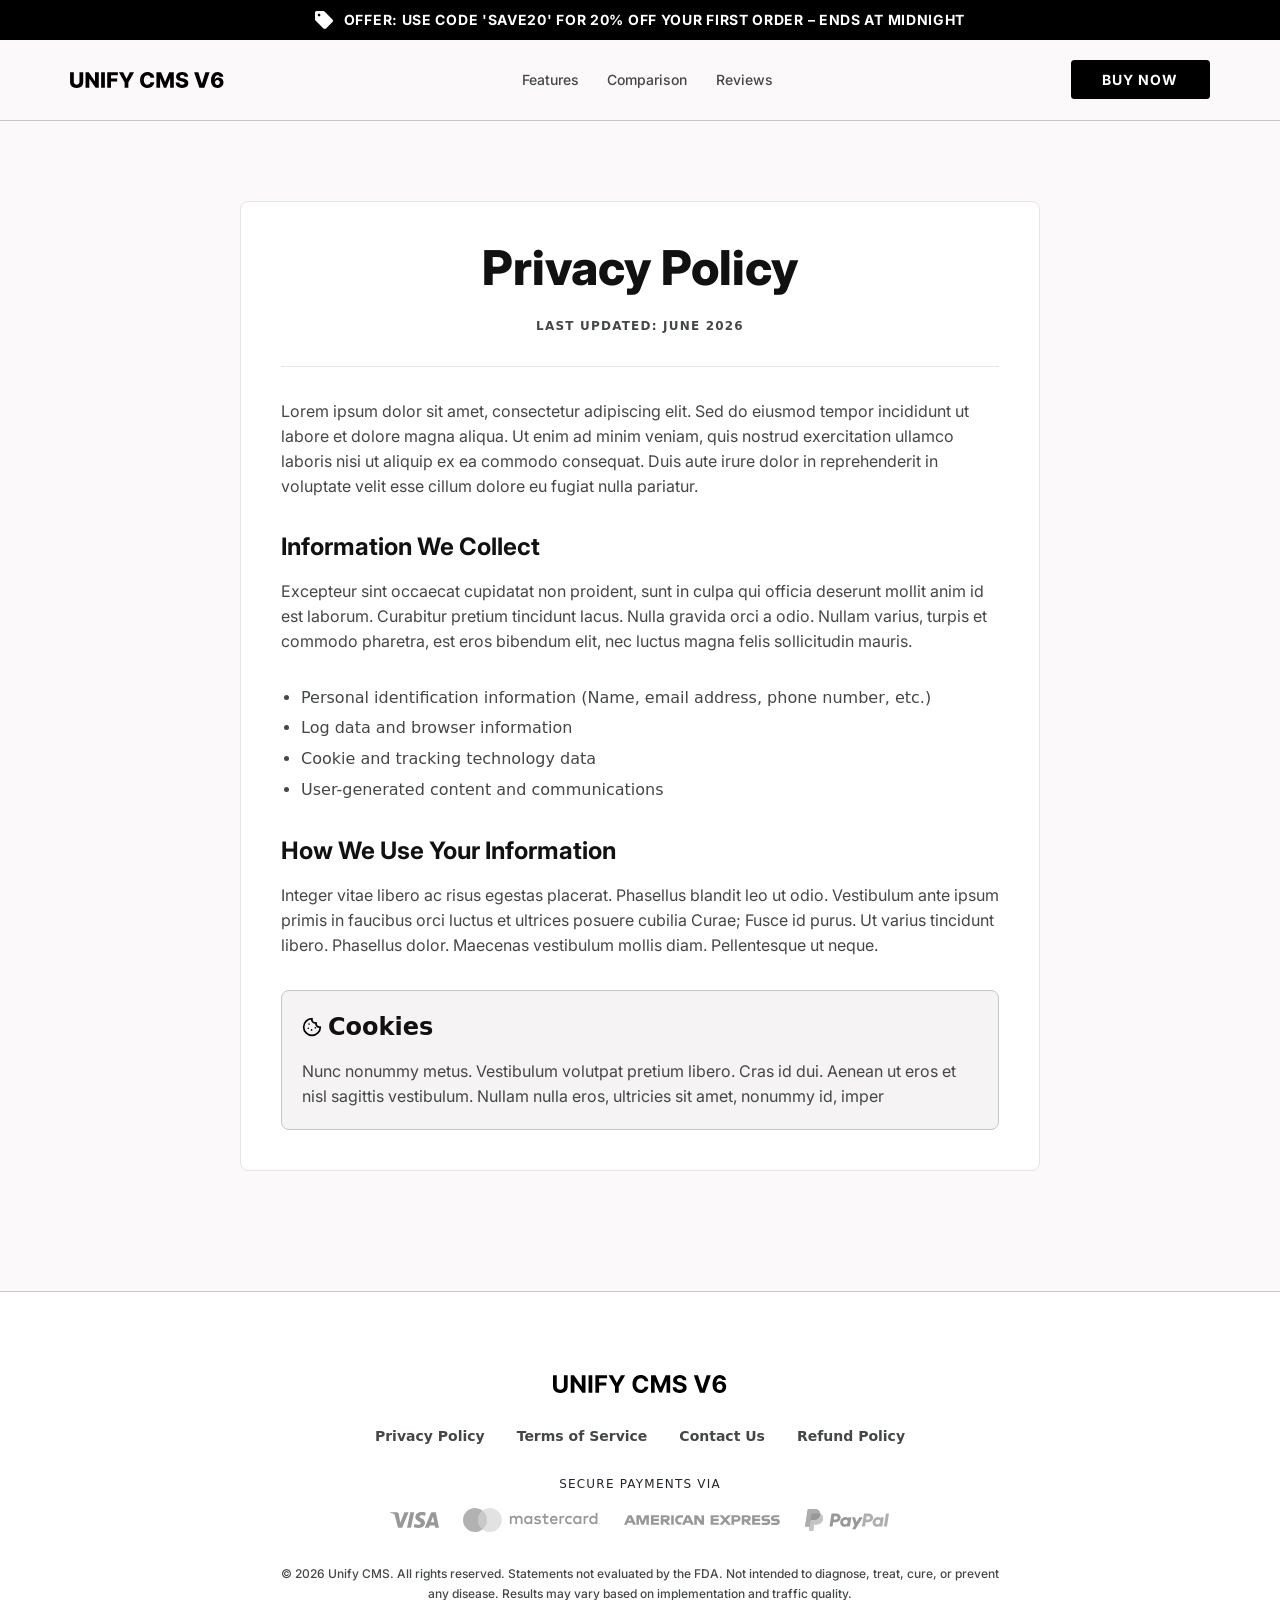
<file: privacy-policy.html>
<!DOCTYPE html>
<html lang="en">
<head>
  <meta charset="UTF-8">
  <meta name="viewport" content="width=device-width, initial-scale=1.0">
  <title>Privacy Policy - Unify CMS V6</title>

  <!-- Google Fonts: Inter -->
  <link rel="preconnect" href="https://fonts.googleapis.com">
  <link rel="preconnect" href="https://fonts.gstatic.com" crossorigin>
  <link rel="preconnect" href="https://fonts.gstatic.com" crossorigin>
  <link href="https://fonts.googleapis.com/css2?family=Inter:ital,opsz,wght@0,14..32,100..900;1,14..32,100..900&display=swap" rel="stylesheet">

  <!-- Bootstrap 5 CDN -->
  <link href="https://cdn.jsdelivr.net/npm/bootstrap@5.3.3/dist/css/bootstrap.min.css" rel="stylesheet"
    integrity="sha384-QWTKZyjpPEjISv5WaRU9OFeRpok6YctnYmDr5pNlyT2bRjXh0JMhjY6hW+ALEwIH" crossorigin="anonymous">

  <!-- Custom CSS -->
  <link rel="stylesheet" href="css/root.css">
  <link rel="stylesheet" href="css/style.css">
  <link rel="stylesheet" href="css/privacy-policy.css">
  <link rel="stylesheet" href="css/responsive.css">
</head>
<body class="privacy-page">

  <!-- TOP BAR -->
  <div class="landing-top-bar">
    <div class="landing-container d-flex align-items-center justify-content-center landing-top-bar-inner ">
      <div class="landing-top-bar-marquee">
        <div class="landing-top-bar-track">
          <div class="landing-top-bar-content">
            <img src="images/top-bar-tag.svg" alt="Discount Offer" class="top-bar-icon">
            <span>OFFER: USE CODE 'SAVE20' FOR 20% OFF YOUR FIRST ORDER – ENDS AT MIDNIGHT</span>
          </div>
          <div class="landing-top-bar-content marquee-clone" aria-hidden="true">
            <img src="images/top-bar-tag.svg" alt="Discount Offer" class="top-bar-icon">
            <span>OFFER: USE CODE 'SAVE20' FOR 20% OFF YOUR FIRST ORDER – ENDS AT MIDNIGHT</span>
          </div>
          <div class="landing-top-bar-content marquee-clone" aria-hidden="true">
            <img src="images/top-bar-tag.svg" alt="Discount Offer" class="top-bar-icon">
            <span>OFFER: USE CODE 'SAVE20' FOR 20% OFF YOUR FIRST ORDER – ENDS AT MIDNIGHT</span>
          </div>
          <div class="landing-top-bar-content marquee-clone" aria-hidden="true">
            <img src="images/top-bar-tag.svg" alt="Discount Offer" class="top-bar-icon">
            <span>OFFER: USE CODE 'SAVE20' FOR 20% OFF YOUR FIRST ORDER – ENDS AT MIDNIGHT</span>
          </div>
        </div>
      </div>
    </div>
  </div>

  <!-- SITE HEADER -->
  <header class="site-header-unify header-section">
    <section class="landing-header">
      <div
        class="container-unify landing-container header-unify-wrapper d-flex align-items-center justify-content-between">
        <a class="brand-unify landing-logo" href="/">
          <img src="images/logo.svg" alt="UNIFY CMS V6">
        </a>

        <nav class="desktop-nav">
          <ul class="nav-unify landing-nav">
            <li><a class="nav-link-unify" href="#features">Features</a></li>
            <li><a class="nav-link-unify" href="#comparison">Comparison</a></li>
            <li><a class="nav-link-unify" href="#reviews">Reviews</a></li>
          </ul>
        </nav>

        <div class="header-actions-unify landing-header-actions">
          <a href="#order" class="landing-btn-buy">BUY NOW</a>
        </div>
      </div>
    </section>
  </header>

  <!-- =========================================================================
       SECTION 3: MAIN POLICY CONTENT
       ========================================================================= -->
  <main class="privacy-main-area">
    <section class="landing-section privacy-section">
      <div class="landing-container">
        
        <div class="privacy-card-wrapper">
          <article class="privacy-content-card">
            
            <!-- Header Title & Subtitle -->
            <div class="policy-header-area text-center">
              <h1 class="policy-main-title">Privacy Policy</h1>
              <div class="policy-updated-date">LAST UPDATED: JUNE 2026</div>
            </div>
  
            <div class="policy-card-divider"></div>
  
            <!-- Section 1: Intro Paragraph -->
            <p class="policy-paragraph">
              Lorem ipsum dolor sit amet, consectetur adipiscing elit. Sed do eiusmod tempor incididunt ut labore et dolore magna aliqua. Ut enim ad minim veniam, quis nostrud exercitation ullamco laboris nisi ut aliquip ex ea commodo consequat. Duis aute irure dolor in reprehenderit in voluptate velit esse cillum dolore eu fugiat nulla pariatur.
            </p>
  
            <!-- Section 2: Information We Collect -->
            <h2 class="policy-section-heading">Information We Collect</h2>
            <p class="policy-paragraph">
              Excepteur sint occaecat cupidatat non proident, sunt in culpa qui officia deserunt mollit anim id est laborum. Curabitur pretium tincidunt lacus. Nulla gravida orci a odio. Nullam varius, turpis et commodo pharetra, est eros bibendum elit, nec luctus magna felis sollicitudin mauris.
            </p>
  
            <ul class="policy-bullet-list">
              <li>Personal identification information (Name, email address, phone number, etc.)</li>
              <li>Log data and browser information</li>
              <li>Cookie and tracking technology data</li>
              <li>User-generated content and communications</li>
            </ul>
  
            <!-- Section 3: How We Use Your Information -->
            <h2 class="policy-section-heading">How We Use Your Information</h2>
            <p class="policy-paragraph">
              Integer vitae libero ac risus egestas placerat. Phasellus blandit leo ut odio. Vestibulum ante ipsum primis in faucibus orci luctus et ultrices posuere cubilia Curae; Fusce id purus. Ut varius tincidunt libero. Phasellus dolor. Maecenas vestibulum mollis diam. Pellentesque ut neque.
            </p>
  
            <!-- Section 4: Cookies Callout Box -->
            <div class="policy-cookies-box">
              <div class="cookies-box-heading">
                <img src="images/icon-cookie.svg" alt="Cookies" class="cookie-svg-icon">
                <span>Cookies</span>
              </div>
              <p class="cookies-box-text">
                Nunc nonummy metus. Vestibulum volutpat pretium libero. Cras id dui. Aenean ut eros et nisl sagittis vestibulum. Nullam nulla eros, ultricies sit amet, nonummy id, imper
              </p>
            </div>
  
          </article>
        </div>
  
      </div>
    </section>
  </main>

  <!-- SITE FOOTER -->
  <footer class="site-footer-unify footer-section section-padding-unify">
    <div class="container-unify">
      <div class="row gy-5">
        <div class="col-lg-12 d-flex flex-column align-items-center text-center">
          <a class="brand-unify d-block landing-mb-40" href="/">
            <img src="images/footer-logo.svg" alt="" srcset="">
          </a>
          <div class="landing-footer-links">
            <a href="#">Privacy Policy</a>
            <a href="#">Terms of Service</a>
            <a href="#">Contact Us</a>
            <a href="#">Refund Policy</a>
          </div>
          <span class="secure-payment-text">SECURE PAYMENTS VIA</span>
          <div class="payment-card-holder">
            <img src="images/vs.svg" alt="" srcset="">
            <img src="images/mc.svg" alt="" srcset="">
            <img src="images/ae.svg" alt="" srcset="">
            <img src="images/pp.svg" alt="" srcset="">
          </div>
          <h6 class="footer-subtext-unify mb-0 mt-3">&copy; 2026 Unify CMS. All rights reserved. Statements not evaluated by the FDA. Not intended to diagnose, treat, cure, or prevent any
disease. Results may vary based on implementation and traffic quality.</h6>
        </div>
      </div>
    </div>
  </footer>

    <script src="https://code.jquery.com/jquery-3.7.1.min.js"></script>
    <script src="https://cdn.jsdelivr.net/npm/bootstrap@5.3.3/dist/js/bootstrap.bundle.min.js"
    integrity="sha384-YvpcrYf0tY3lHB60NNkmXc5s9fDVZLESaAA55NDzOxhy9GkcIdslK1eN7N6jIeHz"
    crossorigin="anonymous"></script>

    <script src="./js/custom.js"></script>

</body>
</html>
</file>
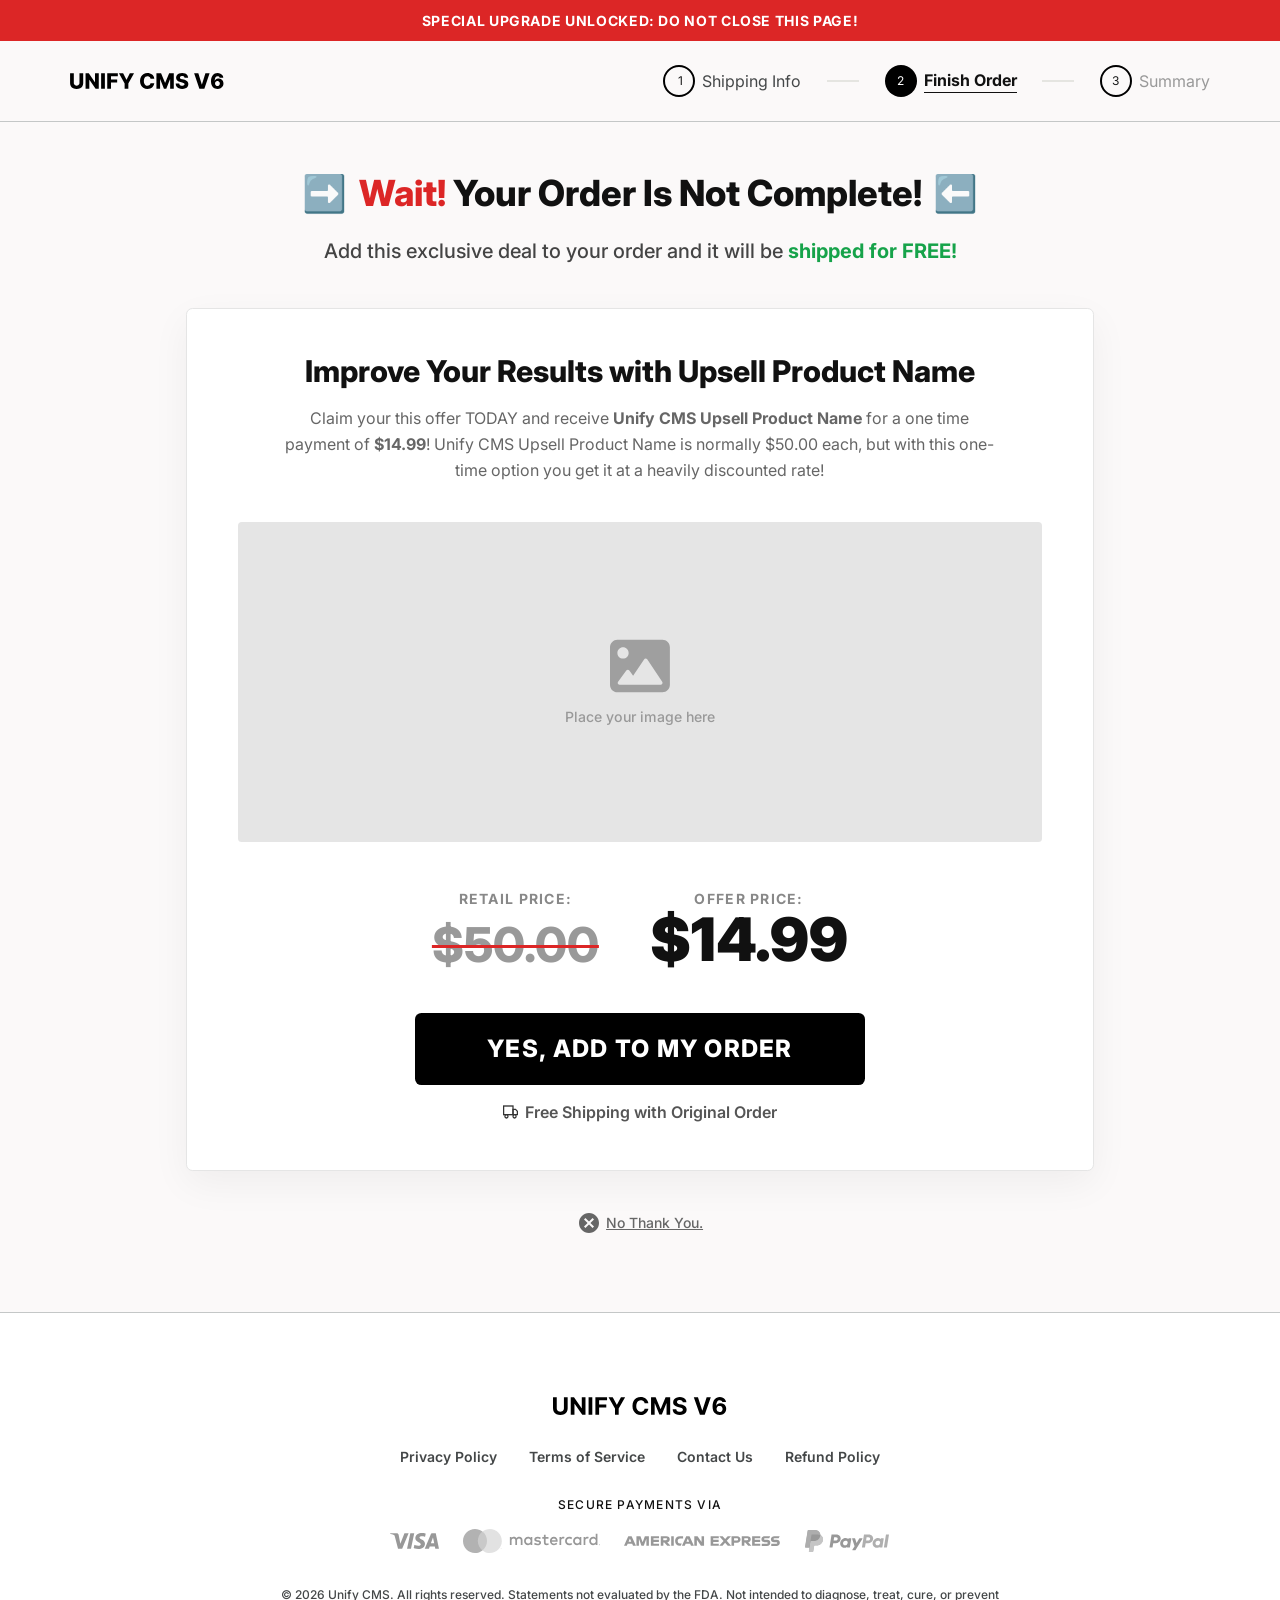
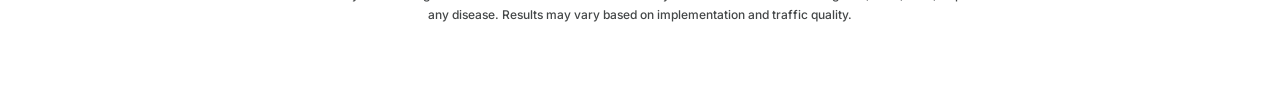
<file: upsell.html>
<!doctype html>
<html lang="en">
  <head>
    <meta charset="UTF-8" />
    <meta name="viewport" content="width=device-width, initial-scale=1.0" />
    <title>Upsell - Unify CMS V6</title>

    <link rel="preconnect" href="https://fonts.googleapis.com" />
    <link rel="preconnect" href="https://fonts.gstatic.com" crossorigin />
    <link
      href="https://fonts.googleapis.com/css2?family=Inter:wght@400;500;600;700;800&display=swap"
      rel="stylesheet"
    />

    <link
      href="https://cdn.jsdelivr.net/npm/bootstrap@5.3.3/dist/css/bootstrap.min.css"
      rel="stylesheet"
      integrity="sha384-QWTKZyjpPEjISv5WaRU9OFeRpok6YctnYmDr5pNlyT2bRjXh0JMhjY6hW+ALEwIH"
      crossorigin="anonymous"
    />

    <link rel="stylesheet" href="css/root.css" />
    <link rel="stylesheet" href="css/style.css" />
    <link rel="stylesheet" href="css/upsell.css" />
    <link rel="stylesheet" href="css/responsive.css" />
  </head>

  <body class="upsell-page landing-page">
    <!-- TOP BAR -->
    <div class="upsell-top-bar">
      SPECIAL UPGRADE UNLOCKED: DO NOT CLOSE THIS PAGE!
    </div>

    <!-- SITE HEADER -->
    <header class="site-header-unify header-section subpage-header-section">
      <section class="landing-header has-checkout-stepper">
        <div
          class="container-unify landing-container header-unify-wrapper has-checkout-stepper d-flex align-items-center justify-content-between"
        >
          <a class="brand-unify landing-logo" href="index.html">
          <img src="images/logo.svg" alt="UNIFY CMS V6">
        </a>

          <div class="checkout-stepper">
            <div class="step already-active">
              <span class="step-num step-outline">1</span>
              <span class="step-text">Shipping Info</span>
            </div>
            <div class="step-line"></div>
            <div class="step active">
              <span class="step-num step-filled">2</span>
              <span class="step-text">Finish Order</span>
            </div>
            <div class="step-line"></div>
            <div class="step">
              <span class="step-num step-outline">3</span>
              <span class="step-text text-muted">Summary</span>
            </div>
          </div>
        </div>
      </section>
    </header>

    <main class="upsell-main">
      <h1 class="upsell-alert-headline">
        <span class="headline-arrow">➡️</span> <span class="alert-red">Wait!</span> Your Order Is Not Complete! <span class="headline-arrow">⬅️</span>
      </h1>
      <h2 class="upsell-subheadline">
        Add this exclusive deal to your order and it will be
        <span class="free-text">shipped for FREE!</span>
      </h2>

      <div class="upsell-card">
        <h3 class="upsell-card-title">
          Improve Your Results with Upsell Product Name
        </h3>
        <p class="upsell-card-desc">
          Claim your this offer TODAY and receive
          <strong>Unify CMS Upsell Product Name</strong> for a one time payment
          of <strong>$14.99</strong>! Unify CMS Upsell Product Name is normally
          $50.00 each, but with this one-time option you get it at a heavily
          discounted rate!
        </p>

        <div class="upsell-image-placeholder">
          <img src="images/placeholder-product.svg" alt="Product Image">
          <span>Place your image here</span>
        </div>

        <div class="pricing-row">
          <div class="price-block">
            <span class="price-label">RETAIL PRICE:</span>
            <span class="retail-price">$50.00</span>
          </div>
          <div class="price-block">
            <span class="price-label">OFFER PRICE:</span>
            <span class="offer-price">$14.99</span>
          </div>
        </div>

        <button class="btn-upsell-cta">YES, ADD TO MY ORDER</button>

        <div class="free-shipping-note">
          <img src="images/icon-truck.svg" alt="Free Shipping">
          Free Shipping with Original Order
        </div>
      </div>

      <a href="#" class="no-thanks-link">
        <img src="images/icon-cancel-circle.svg" alt="Cancel">
        No Thank You.
      </a>
    </main>

    <!-- SITE FOOTER -->
    <footer class="site-footer-unify footer-section section-padding-unify">
      <div class="container-unify">
        <div class="row gy-5">
          <div class="col-lg-12 d-flex flex-column align-items-center text-center">
            <a class="brand-unify d-block landing-mb-40" href="index.html">
              <img src="images/footer-logo.svg" alt="" srcset="" />
            </a>
            <div class="landing-footer-links">
              <a href="privacy-policy.html">Privacy Policy</a>
              <a href="#">Terms of Service</a>
              <a href="contact-us.html">Contact Us</a>
              <a href="#">Refund Policy</a>
            </div>
            <span class="secure-payment-text">SECURE PAYMENTS VIA</span>
            <div class="payment-card-holder">
              <img src="images/vs.svg" alt="" srcset="" />
              <img src="images/mc.svg" alt="" srcset="" />
              <img src="images/ae.svg" alt="" srcset="" />
              <img src="images/pp.svg" alt="" srcset="" />
            </div>
            <h6 class="footer-subtext-unify mb-0 mt-3">
              &copy; 2026 Unify CMS. All rights reserved. Statements not
              evaluated by the FDA. Not intended to diagnose, treat, cure, or
              prevent any disease. Results may vary based on implementation and
              traffic quality.
            </h6>
          </div>
        </div>
      </div>
    </footer>

    <script src="https://code.jquery.com/jquery-3.7.1.min.js"></script>
    <script
      src="https://cdn.jsdelivr.net/npm/bootstrap@5.3.3/dist/js/bootstrap.bundle.min.js"
      integrity="sha384-YvpcrYf0tY3lHB60NNkmXc5s9fDVZLESaAA55NDzOxhy9GkcIdslK1eN7N6jIeHz"
      crossorigin="anonymous"
    ></script>
    <script src="js/custom.js"></script>
  </body>
</html>
</file>
<file: css/root.css>
/* ==========================================================================
   UNIFY CMS V6 - MASTER MAIN STYLESHEET (style.css)
   1280px Artboard Baseline with Fluid `vw` Scaling on Desktop (>= 1024px)
   Standard `px` for Tablet (768px-1023.98px) and Mobile (<= 767.98px)
   ========================================================================== */

/* ==========================================================================
   DESIGN TOKENS (:root VARS)
   ========================================================================== */
:root {
  --font-main: "Inter", sans-serif;
  --bg-primary: #ffffff;
  --bg-secondary: #fafafa;
  --bg-tertiary: #e3e2e2;
  --bg-dark: #000000;
  --text-primary: #111111;
  --text-secondary: #444748;
  --text-default: #1B1C1C;
  --text-light: #ffffff;
  --text-light-gray: #a1a1aa;
  --text-dark-gray: #333333;
  --border-color: #e5e5e5;
  --border-input: #d4d4d8;
  --color-error: #ef4444;
  --color-error-ultra-light: #FFE6E6;
  --color-error-light: #f87171;
  --color-error-dark: #dc2626;
  --color-star: #facc15;
  --bg-default: #FBF9F9;
  --bg-grey: rgba(251, 249, 249, 1);
  --bg-quaternary: #F5F3F3;
  --border-default: #C4C7C7;
  --border-grey: rgba(196, 199, 199, 1);
  --bg-placeholder: #E9E8E7;
  --overlay-backdrop: rgba(0, 0, 0, 0.4);
  --color-error-highlight: #FF0000;
  --color-success-light: #ECFFF3;
  --text-heading: var(--text-primary);
  --color-link: #2563EB;
  --bg-callout: var(--bg-quaternary);
  --h1-fw: 800;
  --h1-fs: 3.7500vw;
  --h1-lh: 4.1406vw;
  --h1-ls: -0.0674vw;
  --h2-fw: 700;
  --h2-fs: 2.5000vw;
  --h2-lh: 2.9688vw;
  --h2-ls: 0vw;
  --h3-fw: 700;
  --h3-fs: 1.8750vw;
  --h3-lh: 2.5000vw;
  --h3-ls: 0vw;
  --h4-fs: 1.8750vw;
  --h4-lh: 2.5000vw;
  --p-fw: 400;
  --p-fs: 1.2500vw;
  --p-lh: 1.9531vw;
  --p-ls: 0vw;
  --spacing-80: 6.2500vw;
  --h2-form: 1.8750vw;
  --border-light: #E5E5E1;
  /* Accent & Status */
  --color-success: #16a34a;
  --color-accent-paypal: #ffc439;
  --color-accent-applepay: #000000;

  /* Specific Hover / Active Button States */
  --btn-primary-hover-bg: #00000099;
  --btn-yellow-hover-bg: rgba(255, 196, 57, 0.6);
}

/* ==========================================================================
   HTML RESETS & GLOBAL ELEMENTS (h1-h6, p, Layout Utilities)
   ========================================================================== */
html {
  scroll-behavior: smooth;
}
*, *::before, *::after {
  box-sizing: border-box;
}

body {
  background: var(--bg-default);
}

.landing-page {
  font-family: var(--font-main);
  color: var(--text-primary);
  background-color: var(--bg-default);
  overflow-x: hidden;
}

.landing-page h1, h1 {
  font-family: var(--font-main);
  font-weight: var(--h1-fw);
  font-size: var(--h1-fs);
  line-height: var(--h1-lh);
  /* letter-spacing: var(--h1-ls); */
}
.landing-page h2, h2 {
  font-family: var(--font-main);
  font-weight: var(--h2-fw);
  font-size: var(--h2-fs);
  line-height: var(--h2-lh);
  letter-spacing: var(--h2-ls);
  color: var(--text-default);
}
.landing-page h3, h3 {
  font-family: var(--font-main);
  font-weight: var(--h3-fw);
  font-size: var(--h3-fs);
  line-height: var(--h3-lh);
  letter-spacing: var(--h3-ls);
}

h4 {
  font-family: var(--font-main);
  font-weight: var(--h3-fw);
  font-size: var(--h4-fs);
  line-height: var(--h4-lh);
}

.landing-page p, p {
  font-family: var(--font-main);
  font-weight: var(--p-fw);
  font-size: var(--p-fs);
  line-height: var(--p-lh);
  letter-spacing: var(--p-ls);
}

.landing-container {
  width: 100% !important;
  max-width: 89.0625vw !important;
  margin: 0 auto;
  --bs-gutter-x: 1.6842vw;
}
.landing-text-center {
  text-align: center;
}
.landing-mt-40 {
  margin-top: 2.807vw;
}
.landing-mb-40 {
  margin-bottom: 2.807vw;
}
.landing-mt-48 {
  margin-top: 3.3684vw;
}
.landing-section {
  padding: var(--spacing-80) 0;
}

/* ==========================================================================
   BUTTON COMPONENTS (Class-Based Reusable Button Component Library)
   ========================================================================== */

.landing-btn {
  font-family: var(--font-main);
  box-sizing: border-box;
  text-decoration: none;
  cursor: pointer;
  user-select: none;
  transition: background-color 0.3s ease, color 0.3s ease, border-color 0.3s ease, opacity 0.3s ease, box-shadow 0.3s ease;
}

/* Primary Button (.unify-btn-primary) */
.unify-btn-primary {
  display: inline-flex;
  align-items: center;
  justify-content: center;
  background: var(--bg-dark);
  color: var(--bg-primary);
  font-family: var(--font-main);
  font-weight: 700;
  font-size: 1.8750vw;
  line-height: 2.5000vw;
  letter-spacing: 0.1563vw;
  text-align: center;
  text-transform: uppercase;
  text-decoration: none;
  padding: 1.5625vw 1.5625vw;
  border-radius: 0.6250vw;
  border: none;
  cursor: pointer;
  transition: background-color 0.3s ease, color 0.3s ease;
  box-shadow: 0 0.7813vw 1.1719vw #0000001A;
  box-sizing: border-box;
}
.unify-btn-primary-md {
  display: inline-flex;
  align-items: center;
  justify-content: center;
  padding: 1.2500vw 3.7500vw;
  font-size: 1.0938vw;
  line-height: 1.1719vw;
  letter-spacing: 0.0781vw;
  font-weight: 700;
  border-radius: 0.3125vw;
  text-transform: uppercase;
  height: 3.6719vw;
  background-color: var(--bg-dark);
  color: var(--bg-primary);
  text-decoration: none;
  outline: none;
  border: none;
  transition: background-color 0.3s ease, color 0.3s ease;
}

/* Primary Button: Hover & Active States (#00000099) */
.unify-btn-primary:hover,
.unify-btn-primary:active,
.unify-btn-primary:focus-visible,
.unify-btn-primary.is-active,
.unify-btn-primary-md:hover,
.unify-btn-primary-md:active,
.unify-btn-primary-md:focus-visible {
  background-color: var(--btn-primary-hover-bg, #00000099) !important;
}

/* Yellow / PayPal Button (.unify-btn-yellow, .landing-btn-paypal) */
.unify-btn-yellow,
.landing-btn-paypal {
  display: inline-flex;
  align-items: center;
  justify-content: center;
  background-color: var(--color-accent-paypal, #FFC439);
  color: var(--text-primary, #111111);
  font-family: var(--font-main);
  font-weight: var(--h3-fw, 700);
  font-size: var(--h3-fs, 1.8750vw);
  line-height: var(--h3-lh, 2.5000vw);
  letter-spacing: 0.1563vw;
  text-align: center;
  text-transform: uppercase;
  text-decoration: none;
  padding: 1.1228vw 2.2456vw;
  border-radius: 0.6250vw;
  border: none;
  cursor: pointer;
  transition: background-color 0.3s ease, opacity 0.3s ease, color 0.3s ease;
  box-shadow: 0 0.7813vw 1.1719vw rgba(255, 196, 57, 0.2);
  box-sizing: border-box;
}

/* Yellow Button: Hover & Active States (#FFC439 with 60% opacity) */
.unify-btn-yellow:hover,
.unify-btn-yellow:active,
.unify-btn-yellow:focus-visible,
.unify-btn-yellow.is-active,
.landing-btn-paypal:hover,
.landing-btn-paypal:active,
.landing-btn-paypal:focus-visible,
.landing-btn-paypal.is-active {
  background-color: var(--btn-yellow-hover-bg, rgba(255, 196, 57, 0.6)) !important;
  color: var(--text-primary, #111111) !important;
}

/* PayPal Logo Icon Helper */
.landing-btn-paypal svg,
.landing-btn-paypal img {
  height: 1.8750vw;
  width: auto;
  display: block;
}

/* Outline / Action Button (.unify-btn-outline, .landing-btn-action) */
.unify-btn-outline,
.landing-btn-action {
  display: inline-flex;
  align-items: center;
  justify-content: center;
  background-color: var(--bg-primary);
  color: var(--text-primary);
  font-family: var(--font-main);
  font-weight: var(--h3-fw, 700);
  font-size: 1.0938vw;
  line-height: 1.4063vw;
  letter-spacing: 0.0781vw;
  text-align: center;
  text-transform: uppercase;
  text-decoration: none;
  padding: 0.7813vw 1.8750vw;
  border-radius: 0.3906vw;
  border: 1px solid var(--border-input);
  cursor: pointer;
  transition: background-color 0.2s ease, border-color 0.2s ease, color 0.2s ease;
  box-sizing: border-box;
}

/* Outline Button: Hover & Active States */
.unify-btn-outline:hover,
.unify-btn-outline:active,
.unify-btn-outline:focus-visible,
.unify-btn-outline.is-active,
.landing-btn-action:hover,
.landing-btn-action:active,
.landing-btn-action:focus-visible,
.landing-btn-action.is-active {
  background-color: var(--bg-quaternary);
  border-color: var(--bg-dark);
  color: var(--text-primary);
}

/* Explicit Action REMOVE variant */
.landing-btn-action.is-remove,
.landing-btn-action--remove {
  background-color: var(--bg-primary);
  border-color: var(--border-input);
  color: var(--text-primary);
}

.landing-btn-action.is-remove:hover,
.landing-btn-action.is-remove:active,
.landing-btn-action--remove:hover,
.landing-btn-action--remove:active {
  background-color: var(--bg-quaternary);
  border-color: var(--bg-dark);
  color: var(--text-primary);
}

/* Header Buy Button (.landing-btn-buy) */
.landing-btn-buy {
  display: inline-flex;
  align-items: center;
  justify-content: center;
  background: var(--bg-dark);
  color: var(--text-light);
  text-decoration: none;
  width: 10.8594vw;
  height: 3.0469vw;
  border-radius: 0.2807vw;
  font-family: var(--font-main);
  font-weight: 700;
  font-size: 1.0938vw;
  line-height: 1.1719vw;
  letter-spacing: 0.0781vw;
  text-align: center;
  text-transform: uppercase;
  border: none;
  cursor: pointer;
  padding: 0;
  transition: background .3s;
}

.landing-btn-buy:hover,
.landing-btn-buy:active {
  background: #00000099;
  color: var(--text-light);
}

/* Button Utility Modifiers */
.landing-btn-full {
  width: 100% !important;
}

.landing-btn-sm {
  font-size: 1.0156vw;
  line-height: 1.4063vw;
  padding: 0.6250vw 1.2500vw;
  border-radius: 0.3125vw;
}

.landing-btn-lg {
  font-size: 2.0313vw;
  line-height: 2.6563vw;
  padding: 1.2500vw 2.5000vw;
  border-radius: 0.7813vw;
}
</file>
<file: css/style.css>
/* h1-h4/.landing-page p base typography, body background, and .landing-page
   itself already come from css/root.css ("HTML RESETS & GLOBAL ELEMENTS") -
   not redefined here. This file only adds what root.css doesn't cover. */
p {
  color: var(--text-secondary);
}
.landing-page button {
  font-family: var(--font-main);
  font-weight: 700;
  font-size: 1.8750vw;
  line-height: 2.5000vw;
  letter-spacing: 0.1563vw;
  text-align: center;
  text-transform: uppercase;
  min-height: 72px;
}
button.landing-btn-primary.order-now-button {
    width: 100%;
    border-radius: 0.6250vw;
    max-width: 42.3158vw;
}
/* body background, .landing-page, .landing-container, and the
   .landing-text-center/.landing-mt-40/.landing-mb-40/.landing-mt-48/
   .landing-section utilities also already come from css/root.css. */

/* ============================================================
   SITE HEADER — SHARED (index.html + checkout.html + any future page)
   Top bar shell, header shell, logo. Unscoped on purpose so every
   page that loads style.css gets these for free.
   ============================================================ */
.landing-top-bar {
  background: var(--bg-dark);
  color: var(--text-light);
  padding: 0.8615vw 0;
}
.landing-top-bar-marquee {
  width: var(--container-width);
  margin: 0 auto;
  display: flex;
  justify-content: center;
}

.landing-top-bar-track {
  display: flex;
  align-items: center;
  justify-content: center;
}

.landing-top-bar-content {
  display: inline-flex;
  align-items: center;
  justify-content: center;
  gap: 0.8594vw;
}

.landing-top-bar-content.marquee-clone {
  display: none; /* Hidden on desktop */
}

/* Fixed-width digits so the countdown ticking down doesn't shift the
   marquee's measured content width and make the scroll animation jump. */
.countdown-timer {
  font-variant-numeric: tabular-nums;
}

.landing-top-bar-inner {
  gap: 0.8421vw;
}
.landing-top-bar span {
  font-family: var(--font-main);
  font-weight: 700;
  font-size: 1.0938vw;
  line-height: 1.2500vw;
  letter-spacing: 0.0547vw;
  text-align: center;
  text-transform: uppercase;
}
.landing-top-bar-inner img {
  width: 1.4035vw;
  height: 1.4035vw;
}
.header-section {
  border-bottom: 1px solid var(--border-grey);
  background: var(--bg-grey);
}
.landing-header {
  width: 89.0625vw;
  height: var(--spacing-80);
  margin: 0 auto;
  opacity: 1;
  display: flex;
  align-items: center;
}

.landing-logo {
  text-decoration: none;
  color: var(--bg-dark);
  font-weight: 800;
  font-size: 1.8750vw;
  display: inline-flex;
  align-items: center;
}
.landing-logo img {
  width: 12.0139vw;
  height: auto;
  display: block;
}
/* ============================================================
   END SITE HEADER — SHARED
   ============================================================ */
.landing-form-group,
.landing-form-row {
  margin-bottom: 1.8750vw;
}
.landing-form-row {
  display: flex;
  flex-wrap: wrap;
  margin-right: -0.5614vw;
  margin-left: -0.5614vw;
}
.landing-form-row > [class*="col-"] {
  padding-right: 0.5614vw;
  padding-left: 0.5614vw;
}
.landing-form-label {
  display: block;
  font-size: 0.9375vw;
  font-weight: 600;
  color: var(--text-secondary);
  margin-bottom: 0.3906vw;
  letter-spacing: 0.0351vw;
}
.landing-form-input {
  width: 100%;
  padding: 0.8421vw;
  font-size: var(--p-fs);
  border: 1px solid var(--border-input);
  border-radius: 0.2807vw;
  background: var(--bg-primary);
  color: var(--bg-dark);
  outline: none;
  font-family: inherit;
  min-height:3.8281vw;
  
}
.landing-form-input:focus {
  border-color: var(--bg-dark);
}
.landing-input-error {
  border-color: var(--color-error);
}
.landing-error-text {
  color: var(--color-error);
  font-size: 1.0938vw;
  margin-top: 0.3906vw;
}
.landing-feedback {
  padding: var(--spacing-80) 0;
}
.landing-feedback-grid {
  margin-top: 3.7500vw;
}
.landing-feedback-card {
  background: transparent;
  border: max(1px, 0.0702vw) solid var(--border-color);
  padding: 2.5000vw;
  border-radius: 0.5614vw;
  height: 100%;
}

/* Feedback Grid Fallback (used while the Slick slider below is disabled) */
.landing-feedback-slider:not(.slick-initialized) {
  display: flex;
  margin: 0 -1.2500vw;
}
.landing-feedback-slider:not(.slick-initialized) .landing-feedback-slide {
  flex: 1 1 0;
}

/* Feedback Slider (Slick) */
.landing-feedback-slider .slick-list {
  margin: 0 -1.2500vw;
  overflow-x: hidden;
  overflow-y: visible;
}
.landing-feedback-slider .slick-track {
  display: flex !important;
}
.landing-feedback-slider .slick-slide {
  height: auto;
}
.landing-feedback-slider .slick-slide > div {
  height: 100%;
}
.landing-feedback-slide {
  padding: 0 1.2500vw;
  height: 100%;
}
.landing-feedback-slider .slick-dots {
  position: static;
  display: none;
  align-items: center;
  justify-content: center;
  gap: 0.5614vw;
  margin-top: 2.5000vw;
  line-height: 0;
}
.landing-feedback-slider.has-multiple-pages .slick-dots {
  display: flex;
}
.landing-feedback-slider .slick-dots li {
  width: auto;
  height: auto;
  margin: 0;
}
.landing-feedback-slider .slick-dots li button {
  width: 0.5614vw;
  height: 0.5614vw;
  min-height: 0;
  padding: 0;
  border: 0;
  border-radius: 50%;
  background: var(--border-color);
  font-size: 0;
  line-height: 0;
}
.landing-feedback-slider .slick-dots li button:before {
  display: none;
}
.landing-feedback-slider .slick-dots li.slick-active button {
  background: var(--bg-dark);
}
.landing-page p.landing-feedback-quote {
    color: var(--text-dark-gray);
    padding: 1.8750vw 0;
    max-width: 20.4912vw;
    font-size: var(--p-fs);
    line-height: var(--p-lh);
    margin: 0;
    font-style: italic;
    padding-top: 0vw;
}
.site-footer-unify {
  padding: var(--spacing-80) 0;
  border-top: 1px solid var(--border-default);
  background: var(--bg-primary);
  overflow: hidden;
}
.site-footer-unify .brand-unify {
  margin-bottom: 2.5000vw;
}
.site-footer-unify .brand-unify img {
  width: 13.5937vw;
}
.landing-footer-links {
  display: flex;
  gap: 2.5000vw;
}
.landing-footer-links a {
  color: var(--text-secondary);
  text-decoration: none;
  font-size: 1.0938vw;
  line-height: 1.2500vw;
  font-weight: 600;
}
.landing-footer-links a:hover {
  text-decoration: underline;
}
.secure-payment-text {
  display: block;
  margin-top: 2.5000vw;
  margin-bottom: 1.2500vw;
  font-weight: 500;
  font-style: normal;
  font-size: 0.9375vw;
  line-height: 1.2500vw;
  letter-spacing: 0.0938vw;
  text-align: center;
}
.payment-card-holder {
  display: flex;
  gap: 1.8750vw;
}
.payment-card-holder img {
  width: auto;
  display: block;
  height: 1.8750vw;
  object-fit: cover;
  opacity: .4;
}
.footer-subtext-unify {
  font-family: Inter, sans-serif;
  font-weight: 500;
  font-style: normal;
  font-size: 0.9375vw;
  line-height: 1.5625vw;
  letter-spacing: 0vw;
  text-align: center;
  vertical-align: middle;
  max-width: 57vw;
  margin-top: 2.5000vw !important;
  color: var(--text-secondary);
}

/* ============================================================
   SITE HEADER — INDEX PAGE ONLY (desktop nav + "BUY NOW" CTA)
   These classes only exist in index.html's header markup.
   ============================================================ */
.landing-btn-buy {
  display: inline-flex;
  align-items: center;
  justify-content: center;
  background: var(--bg-dark);
  color: var(--text-light);
  text-decoration: none;
  width: 10.8594vw;
  height: 3.0469vw;
  border-radius: 0.2807vw;
  font-family: var(--font-main);
  font-weight: 700;
  font-size: 1.0938vw;
  line-height: 1.1719vw;
  letter-spacing: 0.0781vw;
  text-align: center;
  text-transform: uppercase;
  border: none;
  cursor: pointer;
  padding: 0;
}
/* END SITE HEADER — INDEX PAGE ONLY (.landing-btn-buy) */
.landing-btn-primary {
  display: inline-flex;
  align-items: center;
  justify-content: center;
  background: var(--bg-dark);
  color: var(--text-light);
  font-family: var(--font-main);
  font-weight: 700;
  font-size: 1.8750vw;
  line-height: 2.5000vw;
  letter-spacing: 0.1563vw;
  text-align: center;
  text-transform: uppercase;
  text-decoration: none;
  padding: 1.1228vw 2.2456vw;
  border-radius: 0.6250vw;
  border: none;
  cursor: pointer;
  transition:
    background-color 0.3s ease,
    color 0.3s ease;
    box-shadow: 0 0.7813vw 1.1719vw #0000001A;
}
/* Shared hover/active state for BOTH the index-header "BUY NOW" button
   (.landing-btn-buy, index page header only) and the general primary
   CTA button (.landing-btn-primary, used across pages e.g. order-now-button) */
.landing-btn-buy:hover,
.landing-btn-buy:active,
.landing-btn-primary:hover,
.landing-btn-primary:active {
  background: var(--btn-primary-hover-bg);
  color: var(--text-light);
}
.landing-btn-full {
  width: 100%;
}
/* SITE HEADER — INDEX PAGE ONLY (desktop nav), continued */
.landing-nav {
  display: flex;
  list-style: none;
  margin: 0;
  padding: 0;
  gap: 2.2456vw;
}
.landing-nav .nav-link-unify {
  text-decoration: none;
  color: var(--text-secondary);
  font-family: var(--font-main);
  font-weight: 500;
  font-size: 1.0938vw;
  line-height: 1.2500vw;
  letter-spacing: 0px;
}
.landing-nav .nav-link-unify:hover {
  color: var(--bg-dark);
}
/* ============================================================
   END SITE HEADER — INDEX PAGE ONLY
   ============================================================ */

/* ============================================================
   SITE HEADER — CHECKOUT PAGE ONLY (top-bar/header-section overrides
   + checkout-stepper, replacing the index page's nav + BUY NOW CTA)
   Scoped with dedicated classes on the elements themselves
   (subpage-top-bar, subpage-header-section, checkout-stepper) -
   NOT via a ".checkout-page" body-class prefix, so these rules never
   depend on an ancestor class or on CSS file/load order to win.
   "subpage-*" (not "checkout-*") because this same header variant is
   meant to be reused by future inner pages, not just checkout.
   ============================================================ */


.landing-top-bar.subpage-top-bar span {
  font-family: Inter, sans-serif;
  font-weight: 700;
  font-style: normal;
  font-size: 0.9825vw;
  line-height: 1.1228vw;
  letter-spacing: 0.0491vw;
  text-align: center;
  vertical-align: middle;
  text-transform: uppercase;
}

.header-section.subpage-header-section {
  background-color: var(--bg-grey);
  border-bottom: 0.0694vw solid var(--border-grey);
}

.checkout-stepper {
    display: flex;
    align-items: center;
    gap: 2vw;
}

.checkout-stepper .step {
  display: flex;
  align-items: center;
  gap: 0.5556vw;
  font-weight: 400;
  font-size: var(--p-fs);
  line-height: 1.7965vw;
  color: var(--text-secondary);
}

.checkout-stepper .step-num {
  width: 2.5000vw;
  height: 2.5000vw;
  border-radius: 50%;
  display: flex;
  align-items: center;
  justify-content: center;
  font-size: 0.9375vw;
}

/* The "1" glyph in this font isn't drawn centered in its own width, so it
   reads as shifted left inside an otherwise perfectly centered circle. */
.checkout-stepper .step:first-child .step-num {
  padding-left: 0.15em;
}

.checkout-stepper .step-filled {
  background-color: var(--bg-dark);
  color: var(--bg-primary);
}

.checkout-stepper .step-line {
  height: 0.1563vw;
  width: 2.5000vw;
  background-color: var(--border-light);
}

.checkout-stepper .text-muted {
  color: #999 !important;
}

.checkout-stepper .step.active .step-text {
  font-weight: 700;
  color: var(--text-primary);
  border-bottom: 0.1389vw solid var(--text-primary);
}

.checkout-stepper .step.already-active {
  color: var(--text-secondary);
  font-weight: 400;
}

.checkout-stepper .step-outline {
  border: 0.1563vw solid var(--bg-dark);
  color: var(--text-default);
}
/* ============================================================
   END SITE HEADER — CHECKOUT PAGE ONLY
   ============================================================ */
.landing-hero {
    padding: 4vw 0;
    padding-bottom: 3.2vw;
}
.landing-hero-row {
  --bs-gutter-x: 1.6842vw;
}
.landing-hero-left {
  padding-right: 2.6vw;
}
.landing-hero-right {
  padding-left: 1.8421vw;
  padding-right: 0.8421vw;
}
.landing-hero-right .landing-form-card h2{   
  font-size: var(--h2-form);
}
.landing-hero-right img {
  min-height: 42.6563vw;
}
.landing-hero-left-inner {
    padding-top: 7.5vw;
}
.low-stock-badge {
  display: inline-flex;
  align-items: center;
  border: 0.0702vw solid var(--color-error-light);
  background: var(--color-error-ultra-light);
  color: var(--text-default);
  padding: 0.3125vw 0.9375vw;
  border-radius: 2.807vw;
  font-size: 0.9375vw;
  font-weight: 700;
  margin-bottom: 2.1875vw;
}
.low-stock-dot {
  width: 0.5614vw;
  height: 0.5614vw;
  background: var(--color-error-dark);
  border-radius: 50%;
  margin-right: 0.6250vw;
  animation: pulse .3s ease-in-out infinite;
}
.landing-hero-title {
  margin-bottom: 2.8125vw;
}
.landing-hero-features {
  list-style: none;
  padding: 0;
  margin: 0 0 3.1250vw 0;

}
.landing-hero-features li {
  display: flex;
  align-items: flex-start;
  margin-bottom: 1.5625vw;
  font-size: 1.4063vw;
  color: var(--text-secondary);
  line-height: 2.1094vw;
}
.landing-hero-features svg {
  width: 1.5625vw;
  height: 1.5625vw;
  color: var(--bg-dark);
  margin-right: 0.8421vw;
  flex-shrink: 0;
  margin-top: 0.3125vw;
}
.landing-hero-testimonial {
    background: var(--bg-secondary);
    border: 0.0702vw solid var(--border-color);
    padding: 2.4vw 2.6vw;
    border-radius: 0.5614vw;
}
.landing-stars {
    display: flex;
    gap: 0.3125vw;
    margin-bottom: 1.8vw;
}
.landing-stars svg,
.landing-stars img {
  width: 1.5625vw;
  height: 1.4844vw;
}
.landing-testimonial-quote {
    font-style: italic;
    color: var(--text-dark-gray);
    margin-bottom: 1.9vw;
}
.landing-testimonial-author {
  display: flex;
  align-items: center;
}
.landing-author-avatar {
  width: 3.7500vw;
  height: 3.7500vw;
  border-radius: 0.9375vw;
  background: var(--bg-tertiary);
  display: flex;
  align-items: center;
  justify-content: center;
  margin-right: 1.2500vw;
  overflow: hidden;
}
.landing-author-avatar svg,
.landing-author-avatar img {
  width: 2.2456vw;
  height: 2.2456vw;
}
.landing-author-info {
  display: flex;
  flex-direction: column;
  gap: 0.3125vw;
}
.landing-author-info strong {
  font-size: 1.0938vw;
  line-height: 1.2500vw;
  color: var(--bg-dark);
}
.landing-author-info span {
  font-size: 0.9375vw;
  line-height: 1.2500vw;
  color: var(--text-secondary);
}
.landing-form-card {
  background: var(--bg-secondary);
  border: 1px solid var(--border-color);
  padding: 2.3vw;
  padding-top: 2vw;
  border-radius: 0.5614vw;
  box-shadow: 0 1.4035vw 3.5088vw rgba(0, 0, 0, 0.05);
}
.landing-form-card form {
  padding-inline: 0.5vw;
}
.landing-form-title {
  font-family: var(--font-main);
  font-weight: var(--h2-fw);
  font-size: var(--h2-fs);
  line-height: var(--h2-lh);
  letter-spacing: var(--h2-ls);
  vertical-align: middle;
  margin-bottom: 1.6vw;
}
.landing-form-card .landing-btn-primary {
  padding: 1.4035vw;
  font-size: 1.8750vw;
  line-height: 2.2456vw;
  letter-spacing: 0.1404vw;
  border-radius: 8px;
}
.landing-secure-note {
  display: flex;
  align-items: center;
  justify-content: center;
  font-size: 0.9375vw;
  color: var(--text-secondary);
  margin-top: 1.1228vw;
}
.landing-secure-note svg {
  width: 0.9825vw;
  height: 0.9825vw;
  margin-right: 0.4211vw;
}
.landing-trust {
  padding: 0;
  text-align: center;
}
.landing-trust-inner {
  padding: 2.5000vw 0 var(--spacing-80) 0;
  border-top: 0.0702vw solid var(--border-color);
}

.landing-trust-label {
  font-size: 0.9375vw;
  line-height: 1.2500vw;
  font-weight: 600;
  color: var(--text-secondary);
  letter-spacing: 0.1563vw;
  margin-bottom: 1.8750vw;
}
.landing-trust-slider {
    display: flex;
    align-items: center;
    justify-content: center;
    gap: 2.5vw;
}
.landing-trust-slider img {
  display: block;
  width: auto;
  height: 1.8750vw;
  object-fit: cover;
  cursor: pointer;
  opacity: .3;
  transition: .3s ease-in-out;
}
.landing-trust-slider img:hover {
  opacity: 1;
}
.landing-engineered {
  background: var(--bg-quaternary);
  padding: var(--spacing-80) 0;
}
.landing-engineered .section-title {
  margin-bottom: 2.5000vw;
}
.landing-engineered p {
  font-size: 1.4063vw;
  line-height: 2.1094vw;
  font-weight: 400;
}
.landing-section-title {
  font-family: var(--font-main);
  font-weight: 700;
  font-size: 2.2456vw;
  line-height: 2.6667vw;
  letter-spacing: 0vw;
  text-align: center;
  vertical-align: middle;
  margin-bottom: 1.6842vw;
}
.landing-section-subtitle {
  font-size: 1.2632vw;
  line-height: 1.9649vw;
  max-width: 47.1579vw;
  margin: 0 auto;
  color: var(--text-secondary);
}
.landing-features .landing-section-title {
  padding-top: .3vw;
}
.landing-features-grid {
  display: grid;
  grid-template-columns: repeat(3, 1fr);
  margin-top: 3.7500vw;
  gap: 2.5000vw;
  margin-inline: 0;
}
.landing-features-grid .col-md-4,
.landing-materials-grid {
  --bs-gutter-x: 0;
  width: 100%;
}
.landing-feature-card {
  background: var(--bg-default);
  border: 0.0702vw solid var(--border-default);
  padding: 2.504vw;
  border-radius: 0.6250vw;
  height: 100%;
  gap: 1.5625vw;
}
.landing-feature-icon {
  width: 2.3438vw;
  height: 2.3438vw;
  color: var(--bg-dark);
}
.landing-feature-title {
  font-size: 1.4035vw;
  font-weight: 700;
  margin-bottom: 0px;
}
.landing-page p.landing-feature-desc {
  font-family: "Inter", sans-serif;
  font-weight: 400;
  font-style: normal;
  font-size: var(--p-fs);
  line-height: var(--p-lh);
  letter-spacing: 0;
  color: var(--text-secondary);
  margin: 0;
}
.landing-dark-strip {
  background: var(--bg-dark);
  color: var(--text-light);
  padding: var(--spacing-80) 0;
}
.landing-stat-col {
  text-align: center;
}
.landing-stat-border {
  border-left: 0.0702vw solid #8583834D;
}
.landing-stat-label {
  font-size: 1.0938vw;
  line-height: 1.2500vw;
  font-weight: 600;
  color: var(--bg-primary);
  opacity: 60%;
  margin-bottom: 0.9375vw;
}
.landing-stat-value {
  font-size: 1.8750vw;
  line-height: 2.5000vw;
  font-weight: 700;
  color: var(--bg-primary);
}
.landing-process {
  padding: var(--spacing-80) 0;
}
.landing-process-grid {
  margin-top: 3.7500vw;
}
.landing-process-grid .col-md-4 {
  --bs-gutter-x: clamp(3.7500vw, 3.7500vw, 3.7500vw);
}
.landing-process-card {
  text-align: center;
  position: relative;
}
.landing-process-num {
  width: fit-content;
  height: auto;
  padding: 1.5625vw 2.0313vw;
  background: var(--bg-dark);
  color: var(--text-light);
  display: flex;
  align-items: center;
  justify-content: center;
  font-size: 1.4063vw;
  line-height: 1.8750vw;
  font-weight: 700;
  border-radius: 0.8421vw;
  margin: 0 auto 1.8750vw auto;
}
.landing-img-placeholder {
    background: var(--bg-placeholder);
    width: 100%;
    height: 15.2344vw;
    border-radius: 0.6250vw;
    display: flex;
    flex-direction: column;
    align-items: center;
    justify-content: center;
    color: var(--text-secondary);
    margin-bottom: 1.8750vw;
    object-fit: cover;
    border: 1px solid var(--border-default);
    color: #999;
    gap: 0.6vw;
    font-size: var(--p-fs);
}
.landing-img-placeholder img {
    width: 3.5vw;
    height: 3.5vw;
    opacity: 0.3;
}
.landing-img-placeholder svg {
  width: 2.807vw;
  height: 2.807vw;
  margin-bottom: 0.5614vw;
}
.landing-process-title {
  font-size: 1.4035vw;
  font-weight: 700;
  margin-bottom: 1.8750vw;
}
.landing-process-desc {
  font-size: 1.1228vw;
  color: var(--text-secondary);
  line-height: 1.6842vw;
  padding: 0 1.1228vw;
  max-width: 97%;
  margin-bottom: 0;
}
.landing-materials {
  background: var(--bg-tertiary);
  padding: var(--spacing-80) 0;
}
.landing-materials-grid {
  display: grid;
  grid-template-columns: repeat(4, 1fr);
  margin-top: 3.7500vw;
  gap: 1.8750vw;
}
.landing-materials-grid .col-md-3 {
  width: 100%;
}
.landing-material-card {
  background: var(--bg-primary);
  padding: 1.8750vw;
  height: 100%;
  border-radius: 0.6250vw;
}
.landing-material-title {
  font-size: 1.0938vw;
  line-height: 1.2500vw;
  font-weight: 700;
  text-transform: uppercase;
  padding-bottom: 1.2500vw;
  margin: 0;
}
.landing-page p.landing-material-desc {
  color: var(--text-secondary);
  margin: 0;
  font-size: var(--p-fs);
  line-height: var(--p-lh);
}
.landing-comparison {
  padding: var(--spacing-80) 0;
  background: var(--bg-primary);
}
.landing-table-wrapper {
  margin-top: 3.7500vw;
  overflow-x: auto;
}
.landing-table {
  width: 100%;
  max-width: 100%;
  border-collapse: collapse;
  margin: 0 auto;
  text-align: left;
}
.landing-table th, .landing-table td {
      padding: 1.91vw 2vw;
    border-bottom: 0.0702vw solid var(--border-color);
    font-size: var(--p-fs);
    line-height: 2.0313vw;
    text-align: left;
}
.landing-table th:first-child, .landing-table td:first-child {
    text-align: left;
    min-height: 72px;
    padding-left: 3.7vw;
}
.landing-table th:first-child {
    min-width: 17.4vw;
    border-top-left-radius: 8px;
    border-bottom-left-radius: 8px;
}
.landing-table th:last-child {
  border-top-right-radius: 8px;
  border-bottom-right-radius: 8px;
}
.landing-table th {
  border-bottom: none;
  font-size: 1.0938vw;
  line-height: 1.3281vw;
  font-weight: 700;
  background: var(--bg-quaternary);
  text-align: left;
  color: var(--text-secondary);
  text-transform: uppercase;
}

.landing-table th.landing-table-highlight {
    background: var(--bg-dark);
    color: var(--text-light);
    min-width: 11.5156vw;
}
.landing-table svg {
  width: 1.6842vw;
  height: 1.6842vw;
  color: var(--bg-dark);
}
.landing-table-minus {
  color: var(--text-light-gray);
  font-weight: 700;
}
.landing-today {
  background: var(--bg-quaternary);
  padding: var(--spacing-80) 0;
}
.landing-today .section-title {
  margin-bottom: 2.5000vw;
}
.landing-today .landing-section-subtitle {
  font-size: 1.4063vw;
  line-height: 2.1094vw;
  margin-bottom: 2.5000vw;
}
.landing-today .landing-btn-primary {
  max-width: 42.6563vw;
  width: 100%;
  margin-inline: auto;
  font-size: 1.8750vw;
  line-height: 2.5000vw;
  letter-spacing: 0.1563vw;
}
.landing-faq {
  padding: 0 0 var(--spacing-80);
}
.landing-faq-accordion {
  margin: 5.0000vw auto 0;
  max-width: 60.0000vw;
}
.landing-accordion-item {
  border: 0.0702vw solid var(--border-default) !important;
  border-radius: 8px !important;
  background: transparent;
  margin-bottom: 17px;
}
button.accordion-button.landing-accordion-btn {
  font-size: 1.0938vw;
  line-height: 1.2500vw;
  letter-spacing: 0vw;
  padding: 1.5625vw 1.8750vw;
  min-height: 65px;
}
.landing-accordion-btn {
  font-family: "Inter", sans-serif;
  font-weight: 700;
  font-style: normal;
  font-size: 0.9825vw;
  line-height: 1.1228vw;
  letter-spacing: 0;
  vertical-align: middle;
  color: var(--bg-dark);
  padding: 1.6842vw;
  box-shadow: none !important;
  background: transparent !important;
}
.landing-accordion-btn:not(.collapsed) {
  color: var(--bg-dark);
}
.landing-accordion-body {
  font-size: var(--p-fs);
  line-height: var(--p-lh);
  color: var(--text-secondary);
  padding: 0 1.8750vw 1.5625vw;
}





@keyframes pulse {
  0%, 100% {
    opacity: 1;
    transform: scale(1);
  }

  50% {
    opacity: 0.85;
    transform: scale(1.02);
  }
}
</file>
<file: css/responsive.css>
/* ==========================================================================
   UNIFY CMS V6 - MOBILE & TABLET RESPONSIVE STYLES
   Mobile Artboard Baseline: 375px (Fluid VW & Ergonomic Pixels)
   ========================================================================== */

/* Tablet Optimization (768px - 1023.98px) */
@media (min-width: 768px) and (max-width: 1023.98px) {
  .landing-container {
    width: 90% !important;
  }
  .landing-top-bar-marquee {
    width: 90%;
  }
  .landing-top-bar-content {
    gap: 8px;
  }
  .landing-top-bar-content.marquee-clone {
    display: none;
  }
  .top-bar-icon {
    width: 16px;
    height: 16px;
  }
  .landing-top-bar span {
    font-size: 13px;
    line-height: 16px;
    letter-spacing: 0.5px;
  }
  .landing-logo {
    font-size: 20px;
  }
  .landing-logo img {
    width: 140px;
    height: auto;
    display: block;
  }
  .landing-nav {
    gap: 20px;
  }
  .nav-link-unify {
    font-size: 13px;
  }
  .landing-btn-buy {
    width: 120px;
    height: 36px;
    font-size: 13px;
  }
  .landing-hero-title {
    font-size: 36px;
    line-height: 42px;
  }
  .landing-hero-features li {
    font-size: 16px;
    line-height: 24px;
  }
  .hero-check-icon {
    width: 18px;
    height: 18px;
  }
  .landing-btn-primary {
    font-size: 18px;
    min-height: 60px;
  }
  .landing-hero-testimonial {
    padding: 20px;
  }
  .landing-hero-testimonial .landing-stars {
    margin-bottom: 16px;
  }
  .landing-testimonial-quote {
    margin-bottom: 16px;
  }
  .landing-hero-testimonial .landing-author-avatar {
    margin-right: 12px;
  }
  .landing-section-title {
    font-size: 28px;
    line-height: 34px;
    margin-bottom: 32px;
  }
  .landing-section-subtitle {
    font-size: 16px;
    line-height: 24px;
    max-width: 90%;
  }
  .landing-features-grid,
  .landing-process-grid,
  .landing-feedback-grid {
    row-gap: 24px;
  }
  .landing-feedback-card {
    display: flex;
    flex-direction: column;
    gap: 5px;
  }
  .landing-feature-card {
    padding: 24px;
  }
  .landing-feature-icon-wrap {
    width: 28px;
    height: 28px;
  }
  .landing-feature-title {
    font-size: 16px;
  }
  .landing-feature-desc {
    font-size: 14px;
    line-height: 22px;
  }
  .landing-img-placeholder {
    height: 160px;
  }
  .landing-faq-accordion {
    max-width: 90%;
  }
  .footer-logo-img {
    width: 150px;
  }
  .footer-subtext-unify {
    font-size: 12px;
    line-height: 18px;
    max-width: 90%;
  }
}


@media (max-width: 767.98px) {
  /* Container Baseline */
  .landing-container,
  .container-unify {
    width: 100% !important;
    max-width: 100% !important;
    padding-left: 20px !important;
    padding-right: 20px !important;
    overflow: hidden;
    --bs-gutter-x: 0;
         
  }

  .landing-page h2 {
    font-size: 32px;
    line-height: 38px;
  }
  .landing-page h3 {
    font-size: 24px;
    line-height: 32px;
  }
  p, .landing-page p {
    font-size: 16px;
    line-height: 25px;
  }
  .landing-section-title {  
    margin-bottom: 48px; 
  }
  .landing-section {
    padding: 80px 0;
  }

  .landing-trust {
    padding: 0;
  }

  .landing-section-subtitle {
    font-size: 4.2667vw; /* 16px / 375px */
    line-height: 6.4vw;   /* 24px */
    max-width: 100%;
  }

  /* 1. Top Announcement Bar - Continuous Smooth Marquee */
  .landing-top-bar {
    padding: 2.6667vw 0; /* 10px */
    min-height: auto;
    overflow: hidden;
    position: relative;
    width: 100%;
  }
  .landing-top-bar-marquee {
    width: 100% !important;
    overflow: hidden;
    display: flex;
    user-select: none;
  }
  .landing-top-bar-track {
    display: flex;
    align-items: center;
    width: max-content;
    will-change: transform;
    animation: topBarMarquee 20s linear infinite;
  }
  .landing-top-bar:hover .landing-top-bar-track {
    animation-play-state: paused;
  }
  .landing-top-bar-content {
    display: inline-flex !important;
    align-items: center;
    gap: 12px;
    padding-right: 32px;
    flex-shrink: 0;
  }
  .landing-top-bar-content.marquee-clone {
    display: inline-flex !important;
  }
  .landing-top-bar-inner img {
    width: 20px;
    height: 20px;
  }
  .landing-top-bar span,
  .landing-top-bar.subpage-top-bar span {
    font-size: 14px;
    line-height: 14px;
    letter-spacing: 0.5px;
    white-space: nowrap;
  }

  /* 2. Site Header */
  .header-section {
    border-bottom: 1px solid var(--border-color);
  }
  .site-header-unify .landing-header {
    width: 100%;
    height: 72px;
  }
  /* Pages with a checkout-stepper (checkout/upsell/order-confirmation) have
     too much header content to fit beside the logo on one line - stack the
     stepper onto its own row instead of squeezing both into 72px.
     Scoped with a plain HTML class (.has-checkout-stepper) rather than
     :has() so this doesn't depend on :has() browser support. */
 .header-unify-wrapper.has-checkout-stepper {
    flex-direction: column;
    align-items: center;
    justify-content: center;
    gap: 12px;
    padding-top: 20px;
    padding-bottom: 20px;
}
  .header-unify-wrapper.has-checkout-stepper .landing-logo {
    text-align: center;
    margin: 0 auto;
  }
  .landing-header.has-checkout-stepper {
    height: auto;
  }
.checkout-stepper {
    width: 100% !important;
    max-width: 100% !important;
    margin: 0 auto !important;
    display: flex !important;
    align-items: center!important;
    justify-content: space-between;
    gap: 0 !important;
}
  .landing-logo {
    font-size: 20px;
    line-height: 28px;
  }
 .checkout-stepper .step {
    display: flex !important;
    flex-direction: column !important;
    align-items: center !important;
    gap: 4px !important;
    font-size: 13px !important;
    line-height: 20px !important;
    text-align: center !important;
    white-space: nowrap !important;
    flex: 0 0 auto !important;
    margin-top: 10px;
}
  .checkout-stepper .step-num {
    width: 22px !important;
    height: 22px !important;
    border-radius: 50% !important;
    font-size: 11px !important;
    font-weight: 700 !important;
    display: flex !important;
    align-items: center !important;
    justify-content: center !important;
  }
.checkout-stepper .step-line {
    flex: 1 1 24px !important;
    height: 2px !important;
    background-color: #C4C7C7 !important;
    margin-top: 11px !important;
    min-width: 14px !important;
    max-width: 30px !important;
}
  .checkout-stepper .step.active .step-text {
    font-weight: 700 !important;
    border-bottom: 1.5px solid #000 !important;
    padding-bottom: 1px !important;
  }
  .checkout-stepper .step-outline {
    border: 1.5px solid #000 !important;
    color: #000 !important;
    background: transparent !important;
  }
  .checkout-stepper .step-filled {
    background: #000 !important;
    color: #fff !important;
    border: 1.5px solid #000 !important;
  }

  .desktop-nav {
    display: none !important;
  }

  .landing-btn-buy {
    width: auto;
    height: auto;
    font-size: 14px;
    line-height: 15px;
    letter-spacing: 1px;
    padding: 12px 32px;
    border-radius: 4px;
  }

  /* 3. Hero Section */
  .landing-hero {
    padding-top: 48px; 
    padding-bottom: 32px;
  }

  .landing-hero-row {
    --bs-gutter-x: 0;
  }

  .landing-hero-left {
    padding-right: 0;
    margin-bottom: 0;
  }

  .low-stock-badge {
    padding: 4px 12px;
    border-radius: 12px;
    font-size: 12px; 
    margin-bottom: 28px; 
  }

  .low-stock-dot {
    width: 1.8667vw; 
    height: 1.8667vw;
    margin-right: 1.6vw; 
  }

  .landing-hero-title,
  .landing-page h1 {
    font-size: 40px; 
    line-height: 48px; 
    letter-spacing: 0;
    margin-bottom: 36px; 
  }
.landing-logo img {
    width: 42.0139vw;
}

  .landing-hero-features {
    margin: 0 0 40px 0;
  }

  .landing-hero-features li {
    font-size: 16px;
    line-height: 25px;  
    margin-bottom: 20px; 
  }
  .landing-hero-features svg {
    width: 20px;
    height: 20px;
    margin-right: 12px;
    margin-top: 5px;
  }
  .landing-hero-testimonial {
    padding: 20px;
  }
  .landing-hero-testimonial .landing-stars {
    margin-bottom: 16px;
  }
  .landing-testimonial-quote {
    margin-bottom: 16px;
  }
  .landing-hero-testimonial .landing-author-avatar {
    margin-right: 12px;
  }
  button.landing-btn-primary.order-now-button {
    max-width: 100%;
    border-radius: 8px;
    font-size: 20px;
    line-height: 26px;
    letter-spacing: 2.4px;
    padding: 16px 20px;
  }
  .landing-hero-left-inner .landing-hero-left-moneyback {
    font-size: 12px;
    line-height: 16px;
    padding-top: 16px;
  }
  .landing-hero-row {
    gap: 32px;
  }

  .landing-hero-right img {
    border-radius: 8px;
    min-height: 342px;
  }


  
  .hero-check-icon {
    width: 5.3333vw;
    height: 5.3333vw;
    margin-right: 3.2vw;
    margin-top: 0.5333vw;
  }

  .landing-btn-primary {
    font-size: 4.2667vw;
    line-height: 5.3333vw;
    letter-spacing: 0.2667vw;
    min-height: 14.9333vw;
    padding: 3.7333vw 5.3333vw;
    border-radius: 2.1333vw;
    width: 100%;
  }

  .landing-hero-moneyback {
    font-size: 3.2vw;
    line-height: 4.2667vw;
    margin-top: 3.2vw;
    margin-bottom: 6.4vw;
  }

  .landing-hero-right {
    padding-left: 0;
    margin-top: 0;
  }

  .landing-hero-media-card {
    border-radius: 2.1333vw;
  }

  /* 3b. Hero Order Form Card (was still using desktop vw sizing - illegible on mobile) */
  .landing-form-card {
    padding: 20px;
    padding-top: 20px;
    border-radius: 8px;
  }
  .landing-form-title,
  .landing-hero-right .landing-form-card h2 {
    font-size: 22px;
    line-height: 28px;
    margin-bottom: 16px;
  }
  .landing-form-group,
  .landing-form-row {
    margin-bottom: 16px;
  }
  .landing-form-row > [class*="col-"]:not(:last-child) {
    margin-bottom: 16px;
  }
  .landing-form-label {
    font-size: 12px;
    margin-bottom: 6px;
    letter-spacing: 0.5px;
  }
  .landing-form-input {
    padding: 12px 14px;
    font-size: 15px;
    border-radius: 6px;
    min-height: 48px;
  }
  .landing-error-text {
    font-size: 13px;
    margin-top: 4px;
  }
  .landing-form-card .landing-btn-primary {
    padding: 16px;
    font-size: 16px;
    line-height: 20px;
    letter-spacing: 0.5px;
    border-radius: 8px;
  }
  .landing-secure-note {
    font-size: 12px;
    margin-top: 14px;
  }
  .landing-secure-note svg {
    width: 14px;
    height: 14px;
    margin-right: 6px;
  }

  /* 4. Trust Logos */
  .landing-trust-inner {
    padding-top: 32px;
    padding-bottom: 32px;
  }

  .landing-trust-label {
    font-size: 12px;
    line-height: 16px;
    letter-spacing: 2px;
    margin-bottom: 16px;
  }
  .landing-trust-slider {
    gap: 32px;
    flex-wrap: wrap;
  }
  .landing-trust-slider img {
    height: 24px;
  }

  .landing-trust-logos {
    flex-wrap: wrap;
    gap: 5.3333vw 8.5333vw; /* 20px 32px */
    justify-content: center;
  }

  .trust-logo-item {
    flex: 0 0 calc(50% - 4.2667vw);
    display: flex;
    justify-content: center;
  }

  .trust-logo-item img {
    height: 5.3333vw; 
  }

  /* == Engineered section == */
  .landing-engineered {
    padding: 80x 0; 
  }
  .landing-engineered .landing-section-title {
    margin-bottom: 32px;
  }
    .landing-engineered .landing-section-title br{
      display: none;
    }
  .landing-engineered p {
    font-size: 16px;
    line-height: 25px;
  }

  /* == Features section == */
  .landing-features .landing-section-title {
    padding-top: 0;
    margin-bottom: 48px;
  }
  .landing-features-grid {
    grid-template-columns: repeat(1, 1fr);
    gap: 32px;
  }
  .landing-feature-card {
    padding: 32px;
    border-radius:  8px;
    gap: 16px;
  }
  .landing-feature-icon {
    width: 24px;
    height: auto;
  }
  .landing-page p.landing-feature-desc {
    font-size: 16px;
    line-height: 25px;
  }

  .landing-feature-icon-wrap {
    width: 8.5333vw; /* 32px */
    height: 8.5333vw;
  }

  .landing-feature-title {
    font-size: 4.8vw; /* 18px */
    line-height: 6.4vw;
  }

  .landing-feature-desc {
    font-size: 3.7333vw; /* 14px */
    line-height: 5.8667vw; /* 22px */
  }

  /* == Dark stripe == */
  .landing-dark-strip {
    padding: 80px 0;
  }
  .landing-stat-col {
    padding: 0;
    padding-top: 32px;
  }
  .landing-stat-col:first-child {
    padding-top: 0;
  }
  .landing-dark-strip .row {
    flex-direction: column;
    gap: 32px;
  }
.checkout-page .left-col {
    padding-right: calc(var(--bs-gutter-x) * 0.5);
}
  .landing-stat-label {
    font-size: 14px;
    line-height: 16px;
    margin-bottom: 12px;
  }
  .landing-stat-value {
    font-size: 24px;
    line-height: 31.2px;
  }

  /* == 3-Step Process == */
  .landing-process-grid {
    gap: 48px !important;
  }
  .landing-process-num {
    font-size: 16px;
    line-height: 24px;
    padding: 20px 28px;
    border-radius: 12px;
    margin-bottom: 22px;
  }
  .landing-img-placeholder {
    height: 196px;
    border-radius:  8px;
    margin-bottom: 23px;
  }
  .landing-process-title {
    margin-bottom: 23px;
  }
  .landing-img-placeholder .placeholder-icon {
    width: 8.5333vw; /* 32px */
    height: 8.5333vw;
    margin-bottom: 2.1333vw;
  }

  .landing-img-placeholder span {
    font-size: 3.7333vw; /* 14px */
  }

  .landing-process-desc {
    font-size: 3.7333vw; /* 14px */
    line-height: 5.8667vw; /* 22px */
    max-width: 100%;
  }

  /* 9. Ingredients / Materials */

  .landing-materials-grid {
    grid-template-columns: repeat(1, 1fr);
    gap: 24px;
  }
  .landing-material-card {
    padding: 24px;
    border-radius: 8px;
  }
  .landing-material-title {
    font-size: 14px;
    line-height: 16px;
    margin-bottom: 17px;
  }
  .landing-page p.landing-material-desc {
    font-size: 16px;
    line-height: 25px;
  }

  /* 10. Comparison Table */
  .landing-table th:first-child {
    min-width: auto;
  }
  .landing-table th,
  .landing-table td {
    padding: 22px;
    font-size: 12px;
    line-height: 14px;  
    border-color: #C4C7C7;  
  }
  
  .landing-table svg {
    width: 18px;
    height: 18px;
  }

  .landing-th-feature {
    width: 44%;
    font-size: 2.9333vw; /* 11px */
  }

  .landing-th-highlight {
    width: 28%;
    font-size: 2.9333vw; /* 11px */
  }

  .landing-th-generic {
    width: 28%;
    font-size: 2.9333vw; /* 11px */
  }

  .table-check-icon {
    width: 4.8vw; /* 18px */
    height: 4.8vw;
  }

  /* 11. Today CTA */
  .landing-today .section-title {
    margin-bottom: 32px;
  }
  .landing-today .landing-section-subtitle {
    font-size: 18px;
    line-height: 27px;
    margin-bottom: 32px;
  }
  .landing-today .unify-btn-primary {
    max-width: 100%;
    font-size: 20px;
    line-height: 26px;
    letter-spacing: 2.4px;
  }
  .landing-mt-40 {
    margin-top: 0;
  }
  .landing-today .landing-btn-primary {
    max-width: 100%;
    font-size: 20px;
    line-height: 26px;
    letter-spacing: 2.4px;
    border-radius: 8px;
  }
  .landing-today-cta-wrap {
    margin-top: 32px;
  }

  .landing-today-btn {
    max-width: 100%;
  }

  /* 12. Verified Customer Feedback */

  .landing-feedback-slider:not(.slick-initialized) {
    flex-direction: column;
    margin: 0;
  }
  .landing-feedback-slider:not(.slick-initialized) .landing-feedback-slide {
    padding: 0;
  }
  .landing-feedback-grid {
    row-gap: 32px;
  }
  .landing-feedback-card {
    padding: 32px;
    border-radius: 8px;
    display: flex;
    flex-direction: column;
    gap: 24px;
  }
  .landing-stars svg {
    width: 20px;
    height: 19px;
  }
  .landing-page p.landing-feedback-quote {
    max-width: 100%;
    font-size: 16px;
    line-height: 25px;
    padding: 0;
  }
  .landing-stars {
    gap: 4px;
    margin-bottom: 0;
  }
  .landing-author-info {
    gap: 0;
  }
  .star-icon {
    width: 4.2667vw; /* 16px */
    height: 4.2667vw;
  }
  .landing-feedback-quote {
    font-size: 3.7333vw; /* 14px */
    line-height: 5.8667vw; /* 22px */
    margin-bottom: 4.2667vw; /* 16px */
  }
  .landing-author-avatar {
    width: 48px;
    height: 48px;
    border-radius: 1.6vw; /* 6px */
    margin-right: 3.2vw; /* 12px */
  }
  .landing-author-avatar svg {
    width: 20px;
    height: 20px;
  }
  .landing-author-info strong {
    font-size: 14px;
    line-height: 16px;
  }
  .landing-author-info span {
    font-size: 12px;
    line-height: 16px;
    padding-top: 4px;
  }

  
  /* 13. FAQ Accordion */
  .landing-faq {
    padding: 0 0 80px; 
  }
  button.accordion-button.landing-accordion-btn {
    font-size: 14px;
    line-height: 16px;
    font-weight: 700;
    padding: 16px 20px;
    height: auto;
    min-height: auto;
  }
  .accordion-button::after {
    width: 16px;
    height: 12px;
    background-size: 16px 12px;
  }
  .landing-accordion-body {
    font-size: 16px;
    line-height: 25px;
    padding: 0 20px 16px ;
  } 
  .landing-faq-accordion {
    max-width: 100%;
  }
  .landing-accordion-item {
    border-radius:  8px;
    margin-bottom: 16px;
  }


  /* 14. Footer */
  .site-footer-unify {
    padding: 80px 0;
  }
  .site-footer-unify .brand-unify img {
    display: block;
    width: 174px;
    height: auto;
  }
  .site-footer-unify .brand-unify {
    margin-bottom: 32px;
  }
  .landing-footer-links {
    flex-wrap: wrap;
    row-gap: 24px;
    column-gap: 32px; 
    margin-bottom: 32px;
    justify-content: center;
  }
  .landing-footer-links a {
    font-size: 14px;
    line-height: 16px;
    font-weight: 700;
  }
  .secure-payment-text {
    font-size: 12px;
    line-height: 16px;
    letter-spacing: 1.2px;
    margin-bottom: 16px;
    font-weight: 500;
  }
  .payment-card-holder {
    gap: 22px;
    flex-wrap: wrap;
    justify-content: center;
    margin-bottom: 32px;
  }
  .payment-card-holder img {
    height: 22px;
  }
  .footer-subtext-unify {
    max-width: 100%;
    font-size: 12px;
    line-height: 19px;
    margin-top: 0 !important;
  }

  /* ==========================================================================
     15. CHECKOUT PAGE (checkout.html)
     ========================================================================== */
  .checkout-page {
    background: var(--bg-default);
  }
  .checkout-page .checkout-main {
    padding-top: 24px !important;
    padding-bottom: 32px !important;
  }
  .checkout-page .checkout-page-title {
    font-size: 20px !important;
    line-height: 26px !important;
    font-weight: 800 !important;
    text-align: center !important;
    margin-bottom: 24px !important;
    letter-spacing: 0 !important;
    padding-left: 0 !important;
    text-transform: uppercase !important;
  }
  .checkout-page .checkout-layout {
    gap: 0 !important;
    --bs-gutter-x: 0 !important;
  }
  .checkout-page .left-col,
  .checkout-page .right-col {
    padding-left: 0 !important;
    padding-right: 0 !important;
    width: 100% !important;
  }

  /* Package Cards */
  .checkout-page .package-card {
    border: 1px solid #E5E5E5 !important;
    border-radius: 8px !important;
    margin-bottom: 16px !important;
    background-color: #fff !important;
    overflow: hidden !important;
    width: 100% !important;
    box-sizing: border-box !important;
  }
  .checkout-page .package-card.selected-package {
    border: 2px solid #000 !important;
  }
  .checkout-page .package-header {
    background-color: #000 !important;
    color: #fff !important;
    padding: 12px 14px !important;
    display: flex !important;
    justify-content: space-between !important;
    align-items: center !important;
    border-top-left-radius: 6px !important;
    border-top-right-radius: 6px !important;
  }
  .checkout-page .package-header.unselected-header {
    background-color: #E5E5E5 !important;
    color: #333 !important;
  }
  .checkout-page .package-radio {
    display: flex !important;
    align-items: center !important;
    gap: 8px !important;
    cursor: pointer !important;
    margin: 0 !important;
  }
  .checkout-page .package-radio input {
    width: 16px !important;
    height: 16px !important;
    border-radius: 3px !important;
    border: 1px solid #ccc !important;
    background-color: #fff !important;
    cursor: pointer !important;
    appearance: none !important;
    -webkit-appearance: none !important;
    display: inline-flex !important;
    align-items: center !important;
    justify-content: center !important;
    margin: 0 !important;
    position: relative !important;
    flex-shrink: 0 !important;
  }
  .checkout-page .package-radio input:checked {
    background-color: #fff !important;
    border-color: #fff !important;
  }
  .checkout-page .package-radio input:checked::after {
    content: "✔" !important;
    color: #000 !important;
    font-size: 11px !important;
    font-weight: 900 !important;
    position: absolute !important;
    top: 50% !important;
    left: 50% !important;
    transform: translate(-50%, -50%) !important;
  }
  .checkout-page .unselected-header .package-radio input {
    background-color: #fff !important;
    border-color: #999 !important;
  }
  .checkout-page .package-title-small {
    font-weight: 700 !important;
    font-size: 13px !important;
    line-height: 16px !important;
    letter-spacing: 0.5px !important;
  }
  .checkout-page .free-shipping-badge {
    font-size: 10px !important;
    font-weight: 800 !important;
    display: flex !important;
    align-items: center !important;
    gap: 4px !important;
    background: #fff !important;
    color: #000 !important;
    padding: 3px 8px !important;
    border-radius: 4px !important;
    letter-spacing: 0 !important;
    flex-shrink: 0 !important;
    white-space: nowrap !important;
  }
  .checkout-page .free-shipping-badge svg,
  .checkout-page .free-shipping-badge img {
    width: 12px !important;
    height: 9px !important;
    display: block !important;
    flex-shrink: 0 !important;
  }
  .checkout-page .unselected-header .free-shipping-badge {
    background: transparent !important;
    color: #777 !important;
    padding: 0 !important;
  }

  /* Package Body */
  .checkout-page .package-body {
    padding: 16px !important;
    display: flex !important;
    flex-wrap: wrap !important;
    align-items: center !important;
    background-color: #fff !important;
  }
  .checkout-page .package-image {
    width: 70px !important;
    height: 70px !important;
    background-color: #ECEAEA !important;
    border-radius: 6px !important;
    border: 1px solid var(--border-light) !important;
    display: flex !important;
    align-items: center !important;
    justify-content: center !important;
    flex-shrink: 0 !important;
  }
  .checkout-page .package-image svg,
  .checkout-page .package-image img {
    width: 26px !important;
    height: 26px !important;
  }
  .checkout-page .package-info {
    flex: 1 1 calc(100% - 85px) !important;
    min-width: 0 !important;
    padding-left: 14px !important;
    box-sizing: border-box !important;
  }
  .checkout-page .package-name {
    font-size: 16px !important;
    line-height: 22px !important;
    font-weight: 700 !important;
    padding: 0 !important;
    margin: 0 0 4px 0 !important;
    color: #000 !important;
    white-space: normal !important;
  }
  .checkout-page .package-desc {
    font-size: 13px !important;
    line-height: 18px !important;
    color: #777 !important;
    padding: 0 !important;
    margin: 0 !important;
    white-space: normal !important;
  }
  .checkout-page .package-price-action {
    width: 100% !important;
    margin-left: 0 !important;
    margin-top: 14px !important;
    text-align: center !important;
    display: flex !important;
    flex-direction: column !important;
    align-items: center !important;
  }
  .checkout-page .package-price {
    font-size: 22px !important;
    line-height: 26px !important;
    font-weight: 800 !important;
    color: #000 !important;
    padding: 0 0 12px 0 !important;
    margin: 0 !important;
    text-align: center !important;
    width: 100% !important;
  }
  .checkout-page .btn-selected,
  .checkout-page button.selct-button.btn-selected {
    width: 100% !important;
    min-width: 100% !important;
    height: 44px !important;
    padding: 0 !important;
    font-size: 13px !important;
    font-weight: 700 !important;
    letter-spacing: 1px !important;
    background-color: #000 !important;
    color: #fff !important;
    border: none !important;
    border-radius: 4px !important;
    display: flex !important;
    align-items: center !important;
    justify-content: center !important;
  }
  .checkout-page .btn-select {
    width: 100% !important;
    min-width: 100% !important;
    height: 44px !important;
    padding: 0 !important;
    font-size: 13px !important;
    font-weight: 700 !important;
    letter-spacing: 1px !important;
    background-color: #fff !important;
    color: #000 !important;
    border: 1px solid #D0D0D0 !important;
    border-radius: 4px !important;
    display: flex !important;
    align-items: center !important;
    justify-content: center !important;
  }

  /* Cross-sells */
  .checkout-page .cross-sell-title {
    font-size: 15px !important;
    line-height: 20px !important;
    font-weight: 700 !important;
    padding: 20px 0 12px 0 !important;
    margin: 0 0 12px 0 !important;
    border-top: 1px solid #E5E5E5 !important;
    color: #000 !important;
  }
  .checkout-page .cross-sell-list {
    display: flex !important;
    flex-direction: column !important;
    gap: 12px !important;
    margin-bottom: 24px !important;
  }
  .checkout-page .cross-sell-item {
    background: #fff !important;
    border: 1px solid #E5E5E5 !important;
    border-radius: 6px !important;
    padding: 10px 12px !important;
    display: flex !important;
    align-items: center !important;
    justify-content: space-between !important;
    gap: 10px !important;
  }
  .checkout-page .cross-sell-img {
    width: 48px !important;
    height: 48px !important;
    background-color: #ECEAEA !important;
    border-radius: 4px !important;
    display: flex !important;
    align-items: center !important;
    justify-content: center !important;
    flex-shrink: 0 !important;
    border: 1px solid #E0E0E0 !important;
  }
  .checkout-page .cross-sell-img svg,
  .checkout-page .cross-sell-img img {
    width: 20px !important;
    height: 20px !important;
  }
  .checkout-page .cross-sell-info {
    padding-left: 0 !important;
    flex: 1 1 auto !important;
    display: flex !important;
    flex-direction: column !important;
    gap: 2px !important;
  }
  .checkout-page .cross-sell-name {
    font-size: 13px !important;
    line-height: 16px !important;
    font-weight: 700 !important;
    color: #000 !important;
  }
  .checkout-page .cross-sell-price {
    font-size: 12px !important;
    line-height: 16px !important;
    color: #666 !important;
  }
  .checkout-page .cross-sell-item button,
  .checkout-page .btn-remove,
  .checkout-page .btn-add {
    height: 32px !important;
    padding: 0 16px !important;
    font-size: 11px !important;
    font-weight: 700 !important;
    letter-spacing: 0.5px !important;
    border-radius: 4px !important;
    min-height: 0 !important;
    display: flex !important;
    align-items: center !important;
    justify-content: center !important;
    width: auto !important;
    min-width: 76px !important;
    flex-shrink: 0 !important;
  }
  .checkout-page .btn-remove {
    background-color: #fff !important;
    color: #000 !important;
    border: 1px solid #000 !important;
  }
  .checkout-page .btn-add {
    background-color: #fff !important;
    color: #000 !important;
    border: 1px solid #D0D0D0 !important;
  }

  /* Payment Card Container */
  .checkout-page .payment-card-container {
    border: 1px solid #E5E7EB !important;
    border-radius: 8px !important;
    background-color: #FFFFFF !important;
    overflow: hidden !important;
    margin-top: 16px !important;
    margin-bottom: 24px !important;
    width: 100% !important;
    box-sizing: border-box !important;
  }
  .checkout-page .payment-header {
    background-color: #000000 !important;
    color: #FFFFFF !important;
    padding: 16px 14px 14px 14px !important;
    text-align: center !important;
  }
  .checkout-page .payment-header h4 {
    font-size: 15px !important;
    font-weight: 800 !important;
    letter-spacing: 0.5px !important;
    margin: 0 0 3px 0 !important;
    color: #FFFFFF !important;
    line-height: 18px !important;
    text-transform: uppercase !important;
  }
  .checkout-page .payment-header p {
    font-size: 11px !important;
    font-weight: 700 !important;
    letter-spacing: 0.5px !important;
    margin: 0 !important;
    color: #C4C4C4 !important;
    line-height: 14px !important;
    text-transform: uppercase !important;
  }
  .checkout-page .payment-body {
    padding: 18px 16px !important;
  }
  .checkout-page .express-checkout {
    display: flex !important;
    flex-direction: column !important;
    gap: 12px !important;
    margin-bottom: 18px !important;
    width: 100% !important;
  }
  .checkout-page .express-checkout img {
    width: 100% !important;
    height: 48px !important;
    border-radius: 6px !important;
    display: block !important;
    cursor: pointer !important;
    box-sizing: border-box !important;
  }
  .checkout-page .express-checkout img[alt="PayPal"],
  .checkout-page .express-checkout img[src*="paypal"] {
    background-color: #FFC439 !important;
    object-fit: scale-down !important;
  }
  .checkout-page .express-checkout img[alt="Apple Pay"],
  .checkout-page .express-checkout img[src*="applepay"] {
    background-color: #000000 !important;
    object-fit: scale-down !important;
  }
  .checkout-page .divider {
    margin: 16px 0 !important;
    display: flex !important;
    align-items: center !important;
    text-align: center !important;
    position: relative !important;
  }
  .checkout-page .divider::before {
    content: "" !important;
    position: absolute !important;
    left: 0 !important;
    top: 50% !important;
    transform: translateY(-50%) !important;
    width: 100% !important;
    height: 1px !important;
    background-color: #E5E7EB !important;
    z-index: 1 !important;
  }
  .checkout-page .divider span {
    position: relative !important;
    z-index: 2 !important;
    background: #FFFFFF !important;
    padding: 0 10px !important;
    margin: 0 auto !important;
    font-size: 11px !important;
    font-weight: 600 !important;
    letter-spacing: 0.5px !important;
    color: #6B7280 !important;
    text-transform: uppercase !important;
    white-space: nowrap !important;
  }
  .checkout-page .card-icons {
    display: flex !important;
    justify-content: center !important;
    align-items: center !important;
    gap: 8px !important;
    margin: 0 0 16px 0 !important;
  }
  .checkout-page .card-icons img {
    height: 20px !important;
    width: auto !important;
  }
  .checkout-page .billing-checkbox {
    font-size: 12px !important;
    font-weight: 500 !important;
    margin-bottom: 16px !important;
    display: flex !important;
    align-items: center !important;
    color: #374151 !important;
    cursor: pointer !important;
  }
  .checkout-page .custom-checkbox {
    width: 16px !important;
    height: 16px !important;
    border-radius: 3px !important;
    margin-right: 8px !important;
    accent-color: #000000 !important;
    flex-shrink: 0 !important;
  }
  .checkout-page .form-label-small {
    font-size: 11px !important;
    font-weight: 700 !important;
    letter-spacing: 0.5px !important;
    color: #4B5563 !important;
    margin-bottom: 6px !important;
    display: block !important;
    text-transform: uppercase !important;
  }
  .checkout-page .form-control-custom {
    height: 44px !important;
    border: 1px solid #D1D5DB !important;
    border-radius: 4px !important;
    padding: 0 12px !important;
    font-size: 13px !important;
    color: #111827 !important;
    width: 100% !important;
    background-color: #FFFFFF !important;
    box-sizing: border-box !important;
  }
  .checkout-page .form-control-custom.error-input {
    border-color: #D1D5DB !important;
  }
  .checkout-page .lock-icon {
    right: 12px !important;
    top: 36px !important;
    width: 16px !important;
    height: 16px !important;
    position: absolute !important;
  }
  .checkout-page .whats-this-link {
    display: none !important;
  }
  .checkout-page .error-msg {
    display: none !important;
  }
  .checkout-page .coupon-box {
    display: none !important;
  }
  .checkout-page .btn-rush-order {
    width: 100% !important;
    height: 52px !important;
    border-radius: 6px !important;
    font-size: 15px !important;
    font-weight: 800 !important;
    letter-spacing: 1px !important;
    background-color: #000000 !important;
    color: #FFFFFF !important;
    border: none !important;
    margin-top: 16px !important;
    margin-bottom: 16px !important;
    display: flex !important;
    align-items: center !important;
    justify-content: center !important;
    gap: 8px !important;
    text-transform: uppercase !important;
    cursor: pointer !important;
  }
  .checkout-page .trust-badges {
    display: flex !important;
    justify-content: space-between !important;
    align-items: center !important;
    gap: 8px !important;
    padding: 0 4px 8px 4px !important;
  }
.checkout-page .trust-badges img {
    height: 30px !important;
    width: auto !important;
    max-width: 30% !important;
    object-fit: contain !important;
}

  /* Guarantee Box */
  .checkout-page .guarantee-box {
    display: flex !important;
    flex-direction: column !important;
    align-items: center !important;
    text-align: center !important;
    padding: 24px 20px !important;
    margin-top: 16px !important;
    margin-bottom: 24px !important;
    background: #FFFFFF !important;
    border: 1px solid #E5E7EB !important;
    border-radius: 8px !important;
    box-sizing: border-box !important;
    width: 100% !important;
  }
  .checkout-page .guarantee-badge {
    margin-bottom: 16px !important;
    display: flex !important;
    justify-content: center !important;
    width: 100% !important;
  }
  .checkout-page .guarantee-badge img {
    width: 72px !important;
    height: 72px !important;
    display: block !important;
    margin: 0 auto !important;
    object-fit: contain !important;
  }
  .checkout-page .guarantee-text {
    margin: 0 !important;
    padding: 0 !important;
    text-align: center !important;
    width: 100% !important;
  }
  .checkout-page .guarantee-text h4 {
    font-size: 15px !important;
    font-weight: 800 !important;
    line-height: 22px !important;
    text-align: center !important;
    margin: 0 0 14px 0 !important;
    color: #111827 !important;
    letter-spacing: 0.3px !important;
    text-transform: uppercase !important;
  }
  .checkout-page .guarantee-text p {
    font-size: 13px !important;
    line-height: 20px !important;
    text-align: center !important;
    color: #4B5563 !important;
    padding: 0 !important;
    margin: 0 !important;
  }

  /* Checkout Reviews */
  .checkout-page .landing-feedback {
    padding: 0 0 32px 0 !important;
    background: transparent !important;
  }
  .checkout-page .landing-feedback .landing-container {
    padding-left: 16px !important;
    padding-right: 16px !important;
    margin-bottom: 0 !important;
  }
  .checkout-page .landing-feedback-grid {
    display: flex !important;
    flex-direction: column !important;
    gap: 16px !important;
    row-gap: 16px !important;
  }
  .checkout-page .landing-feedback-slide {
    padding: 0 !important;
    border: none !important;
    width: 100% !important;
    margin: 0 !important;
  }
  .checkout-page .landing-feedback-card {
    background: #FFFFFF !important;
    border: 1px solid #E5E7EB !important;
    border-radius: 8px !important;
    padding: 22px 20px 20px 20px !important;
    display: flex !important;
    flex-direction: column !important;
    align-items: flex-start !important;
    text-align: left !important;
    gap: 0 !important;
    box-shadow: none !important;
    width: 100% !important;
  }
  .checkout-page .landing-stars {
    display: flex !important;
    justify-content: flex-start !important;
    gap: 4px !important;
    margin: 0 0 14px 0 !important;
    padding: 0 !important;
  }
  .checkout-page .landing-stars svg,
  .checkout-page .landing-stars img {
    width: 16px !important;
    height: 16px !important;
    fill: #FBBF24 !important;
  }
  .checkout-page .landing-feedback-quote {
    font-size: 13px !important;
    line-height: 20px !important;
    color: #374151 !important;
    text-align: left !important;
    font-style: italic !important;
    margin: 0 0 18px 0 !important;
    padding: 0 !important;
    max-width: 100% !important;
  }
  .checkout-page .landing-testimonial-author {
    display: flex !important;
    align-items: center !important;
    justify-content: flex-start !important;
    gap: 12px !important;
    margin: 0 !important;
  }
  .checkout-page .landing-author-avatar {
    width: 42px !important;
    height: 42px !important;
    background-color: #ECEAEA !important;
    border-radius: 8px !important;
    display: flex !important;
    align-items: center !important;
    justify-content: center !important;
    margin: 0 !important;
    flex-shrink: 0 !important;
  }
  .checkout-page .landing-author-avatar svg,
  .checkout-page .landing-author-avatar img {
    width: 22px !important;
    height: 22px !important;
    fill: #9CA3AF !important;
  }
  .checkout-page .landing-author-info {
    text-align: left !important;
    display: flex !important;
    flex-direction: column !important;
    gap: 2px !important;
  }
  .checkout-page .landing-author-info strong {
    font-size: 13px !important;
    font-weight: 700 !important;
    color: #111827 !important;
    line-height: 16px !important;
    display: block !important;
  }
  .checkout-page .landing-author-info span {
    font-size: 11px !important;
    color: #6B7280 !important;
    line-height: 14px !important;
    display: block !important;
  }

  /* ==========================================================================
     16. UPSELL PAGE (upsell.html)
     ========================================================================== */
  .upsell-page .upsell-top-bar {
    background-color: var(--color-error-dark);
    color: #fff;
    padding: 8px 12px;
    text-align: center;
    font-weight: 700;
    font-size: 11px;
    line-height: 15px;
    letter-spacing: 0.5px;
    text-transform: uppercase;
  }
  .upsell-page .upsell-main {
    padding: 24px 0 40px 0;
    display: flex;
    flex-direction: column;
    align-items: center;
  }
  .upsell-page .upsell-alert-headline {
    font-size: 20px;
    line-height: 26px;
    font-weight: 800;
    text-align: center;
    margin-bottom: 8px;
    color: var(--text-primary);
  }
  .upsell-page .upsell-alert-headline .headline-arrow {
    display: inline-block;
    font-size: 16px;
    width: auto;
  }
  .upsell-page .upsell-alert-headline .alert-red {
    color: var(--color-error-dark);
  }
  .upsell-page .upsell-subheadline {
    font-weight: 500;
    font-size: 14px;
    line-height: 20px;
    text-align: center;
    margin-bottom: 20px;
    color: #444;
    max-width: 320px;
  }
  .upsell-page .upsell-subheadline .free-text {
    color: var(--color-success);
    font-weight: 700;
  }
  .upsell-page .upsell-card {
    background: var(--bg-primary);
    border: 1px solid var(--border-color);
    border-radius: 8px;
    padding: 20px 16px;
    max-width: 100%;
    width: 100%;
    box-shadow: 0 4px 12px rgba(0, 0, 0, 0.05);
    display: flex;
    flex-direction: column;
    align-items: center;
  }
  .upsell-page .upsell-card-title {
    font-weight: 800;
    font-size: 18px;
    line-height: 24px;
    text-align: center;
    margin-bottom: 12px;
    color: var(--text-primary);
  }
  .upsell-page .upsell-card-desc {
    text-align: center;
    font-size: 13px;
    line-height: 20px;
    color: #666;
    margin-bottom: 16px;
    max-width: 100%;
  }
  .upsell-page .upsell-image-placeholder {
    background-color: #ECEAEA;
    width: 100%;
    height: 180px;
    border-radius: 6px;
    display: flex;
    flex-direction: column;
    align-items: center;
    justify-content: center;
    color: #888;
    margin-bottom: 16px;
  }
 .upsell-page .upsell-image-placeholder svg, .upsell-page .upsell-image-placeholder img {
    width: 45px;
    height: 45px;
    margin-bottom: 6px;
}
  .upsell-page .upsell-image-placeholder span {
    font-size: 12px;
    font-weight: 500;
  }
  .upsell-page .pricing-row {
    display: flex;
    flex-direction: column;
    align-items: center;
    gap: 12px;
    margin-bottom: 16px;
    width: 100%;
  }
  .upsell-page .price-block {
    text-align: center;
    display: flex;
    flex-direction: column;
    align-items: center;
  }
  .upsell-page .price-label {
    font-size: 11px;
    font-weight: 700;
    letter-spacing: 0.5px;
    color: #888;
    text-transform: uppercase;
    margin-bottom: 2px;
  }
  .upsell-page .retail-price {
    font-size: 26px;
    font-weight: 800;
    color: #999;
    text-decoration: line-through;
    text-decoration-color: var(--color-error-dark);
    text-decoration-thickness: 2px;
  }
  .upsell-page .offer-price {
    font-size: 32px;
    font-weight: 900;
    color: var(--text-primary);
    line-height: 1;
  }
  .upsell-page .btn-upsell-cta {
    background-color: var(--bg-dark);
    color: var(--bg-primary);
    border: none;
    border-radius: 6px;
    padding: 0;
    height: 48px;
    font-size: 14px;
    font-weight: 800;
    letter-spacing: 1px;
    cursor: pointer;
    width: 100%;
    max-width: 100%;
    margin-bottom: 12px;
    display: flex;
    align-items: center;
    justify-content: center;
  }
  .upsell-page .free-shipping-note {
    font-size: 12px;
    font-weight: 500;
    color: #555;
    display: flex;
    align-items: center;
    gap: 6px;
  }
  .upsell-page .free-shipping-note svg,
  .upsell-page .free-shipping-note img {
    width: 16px;
    height: 16px;
  }
  .upsell-page .no-thanks-link {
    font-size: 12px;
    font-weight: 500;
    color: #666;
    text-decoration: underline;
    margin-top: 20px;
    display: flex;
    align-items: center;
    gap: 6px;
  }
  .upsell-page .no-thanks-link svg,
  .upsell-page .no-thanks-link img {
    width: 13px;
    height: 13px;
  }

  /* ==========================================================================
     17. ORDER CONFIRMATION PAGE (order-confirmation.html)
     ========================================================================== */
  .confirmation-page .unify-confirmation-section {
    padding: 24px 0 40px 0;
  }
  .confirmation-page .confirm-hero-area {
    margin-bottom: 20px;
    text-align: center;
  }

  .confirmation-page .confirm-check-circle {
    width: 36px;
    height: 36px;
    background-color: var(--color-success);
    border-radius: 50%;
    display: flex;
    align-items: center;
    justify-content: center;
  }
  
  .confirmation-page .confirm-main-title {
    font-size: 26px;
    line-height: 32px;
    font-weight: 800;
    margin-bottom: 10px;
    color: var(--text-primary);
  }
  .confirmation-page .confirm-main-subtitle {
    font-size: 14px;
    line-height: 20px;
    padding: 0 4px;
    margin-bottom: 24px;
    color: var(--text-secondary);
    max-width: 320px;
    margin-left: auto;
    margin-right: auto;
  }
  .confirmation-page .confirm-card-wrapper {
    margin-bottom: 16px;
    display: flex;
    justify-content: center;
    width: 100%;
  }
  .confirmation-page .confirm-summary-card {
    border-radius: 8px;
    padding: 18px 16px;
    background-color: var(--bg-primary);
    border: 1px solid var(--border-color);
    width: 100%;
    max-width: 100%;
  }
  .confirmation-page .summary-card-header {
    font-size: 18px;
    line-height: 24px;
    font-weight: 700;
    margin-bottom: 12px;
    color: var(--text-primary);
  }
  .confirmation-page .confirm-card-divider {
    margin: 12px 0;
    height: 1px;
    background-color: var(--border-color);
  }
  .confirmation-page .confirm-product-row {
    display: flex;
    align-items: flex-start;
    gap: 12px;
    margin: 12px 0;
  }
  .confirmation-page .product-thumbnail-box {
    width: 64px;
    height: 64px;
    border-radius: 4px;
    border: 1px solid var(--border-default);
    background-color: #ECEAEA;
    display: flex;
    align-items: center;
    justify-content: center;
    flex-shrink: 0;
  }
  .confirmation-page .product-placeholder-icon {
    width: 24px;
    height: 24px;
  }
  .confirmation-page .product-info-col {
    display: flex;
    flex-direction: column;
    flex: 1;
  }
  .confirmation-page .product-title-text {
    font-size: 14px;
    line-height: 18px;
    font-weight: 700;
    margin-bottom: 2px;
    color: var(--text-primary);
  }
  .confirmation-page .product-variant-text {
    font-size: 11px;
    line-height: 15px;
    margin-bottom: 6px;
    color: var(--text-secondary);
  }
  .confirmation-page .product-price-text {
    font-size: 13px;
    line-height: 18px;
    font-weight: 700;
    color: var(--text-primary);
  }
  .confirmation-page .confirm-breakdown-area {
    display: flex;
    flex-direction: column;
    gap: 8px;
    margin: 12px 0;
  }
  .confirmation-page .breakdown-row {
    display: flex;
    align-items: center;
    justify-content: space-between;
    font-size: 13px;
    line-height: 18px;
  }
  .confirmation-page .confirm-total-row {
    display: flex;
    align-items: center;
    justify-content: space-between;
    font-size: 20px;
    line-height: 26px;
    margin: 14px 0 16px 0;
    font-weight: 800;
    color: var(--text-primary);
  }
  .confirmation-page .confirm-guarantee-box {
    border-radius: 6px;
    padding: 14px 12px;
    gap: 10px;
    border: 1px solid var(--border-default);
    background-color: var(--bg-quaternary);
    display: flex;
    align-items: flex-start;
  }
  .confirmation-page .guarantee-badge-svg {
    width: 18px;
    height: 18px;
    flex-shrink: 0;
  }
  .confirmation-page .guarantee-title-text {
    font-size: 13px;
    line-height: 16px;
    font-weight: 700;
    margin-bottom: 4px;
    color: var(--text-primary);
  }
  .confirmation-page .guarantee-desc-text {
    font-size: 11px;
    line-height: 16px;
    color: var(--text-secondary);
  }
  .confirmation-page .confirm-details-wrapper {
    margin-bottom: 20px;
    display: flex;
    justify-content: center;
    width: 100%;
  }
  .confirmation-page .confirm-details-row {
    display: flex;
    flex-direction: column;
    gap: 12px;
    width: 100%;
    max-width: 100%;
  }
  .confirmation-page .confirm-info-card {
    width: 100%;
    border-radius: 6px;
    padding: 16px;
    background-color: #F8F8F8;
    border: 1px solid var(--border-default);
  }
  .confirmation-page .info-card-title {
    font-size: 11px;
    line-height: 14px;
    letter-spacing: 0.5px;
    margin-bottom: 8px;
    font-weight: 700;
    color: var(--text-primary);
    text-transform: uppercase;
  }
  .confirmation-page .info-card-content {
    font-size: 13px;
    line-height: 18px;
    color: var(--text-secondary);
  }
  .confirmation-page .support-mail-link {
    font-size: 13px;
    font-weight: 700;
    color: var(--text-primary);
  }
  .confirmation-page .confirm-cta-area {
    display: block;
    margin: 24px 0 32px 0;
    text-align: center;
  }
  .confirmation-page .unify-btn-primary-md {
    height: 48px;
    width: 100%;
    display: flex;
    align-items: center;
    justify-content: center;
    background-color: var(--bg-dark);
    color: var(--bg-primary);
    font-size: 14px;
    font-weight: 800;
    letter-spacing: 1px;
    border-radius: 6px;
    text-decoration: none;
  }

  /* ==========================================================================
     18. CONTACT US PAGE (contact.html)
     ========================================================================== */
  .contact-page .contact-section {
    padding: 24px 0 40px 0;
  }
  .contact-page .contact-hero-area {
    margin-bottom: 20px;
    width: 100%;
  }
  .contact-page .contact-main-title {
    font-size: 28px;
    line-height: 34px;
    font-weight: 800;
    margin-bottom: 8px;
    text-align: left;
    color: var(--text-primary);
  }
  .contact-page .contact-main-subtitle {
    font-size: 14px;
    line-height: 20px;
    margin-bottom: 20px;
    text-align: left;
    color: var(--text-secondary);
  }
  .contact-page .contact-layout-grid {
    display: flex;
    flex-direction: column;
    gap: 16px;
    width: 100%;
  }
  .contact-page .contact-form-column,
  .contact-page .contact-sidebar-column {
    width: 100%;
  }
  .contact-page .contact-form-card {
    border-radius: 8px;
    padding: 20px 16px;
    border: 1px solid var(--border-color);
    background-color: var(--bg-primary);
  }
  .contact-page .form-row-names {
    display: flex;
    flex-direction: column;
    gap: 0px;
    margin-bottom: 0;
    width: 100%;
  }
  .contact-page .form-group {
    display: flex;
    flex-direction: column;
    margin-bottom: 16px;
    width: 100%;
  }
  .contact-page .contact-label {
    font-size: 11px;
    line-height: 14px;
    letter-spacing: 0.5px;
    margin-bottom: 6px;
    font-weight: 700;
    color: var(--text-primary);
    text-transform: uppercase;
  }
  .contact-page .contact-input,
  .contact-page .contact-select {
    height: 44px;
    padding: 0 12px;
    font-size: 14px;
    border-radius: 4px;
    border: 1px solid var(--border-input);
    color: var(--text-primary);
    background-color: var(--bg-primary);
  }
  .contact-page .contact-textarea {
    height: 110px;
    min-height: 110px;
    padding: 10px 12px;
    font-size: 14px;
    border-radius: 4px;
    border: 1px solid var(--border-input);
    color: var(--text-primary);
    background-color: var(--bg-primary);
    resize: none;
  }
  .contact-page .form-submit-row {
    margin-top: 8px;
    width: 100%;
  }
 .contact-page .form-submit-row .unify-btn-primary-md {
    width: 100%;
    height: 46px;
    padding: 0;
    display: flex;
    align-items: center;
    justify-content: center;
    font-size: 18px;
    font-weight: 800;
    letter-spacing: 1px;
    border-radius: 4px;
    background-color: var(--bg-dark);
    color: var(--bg-primary);
    border: none;
    text-transform: uppercase;
}
  .contact-page .contact-sidebar-column {
    display: flex;
    flex-direction: column;
    gap: 12px;
  }
  .contact-page .contact-sidebar-card {
    border-radius: 8px;
    padding: 16px;
    border: 1px solid var(--border-default);
    background-color: var(--bg-quaternary);
  }
  .contact-page .sidebar-card-title {
    font-size: 18px;
    line-height: 24px;
    font-weight: 700;
    margin-bottom: 14px;
    color: var(--text-primary);
  }
  .contact-page .sidebar-info-item {
    display: flex;
    align-items: flex-start;
    gap: 10px;
    margin-bottom: 12px;
  }
  .contact-page .sidebar-info-item:last-child {
    margin-bottom: 0;
  }
  .contact-page .sidebar-svg-icon {
    width: 18px;
    height: 18px;
    flex-shrink: 0;
    color: var(--text-primary);
  }
  .contact-page .info-text-label {
    font-size: 12px;
    line-height: 16px;
    font-weight: 700;
    margin-bottom: 2px;
    color: var(--text-primary);
  }
  .contact-page .info-text-link,
  .contact-page .info-text-sub {
    font-size: 13px;
    line-height: 18px;
    color: var(--text-secondary);
  }
  .contact-page .contact-map-card {
    height: 160px;
    border-radius: 8px;
    overflow: hidden;
    position: relative;
    border: 1px solid var(--border-default);
    display: flex;
    align-items: center;
    justify-content: center;
  }
  .contact-page .contact-map-card img {
    width: 100%;
    height: 100%;
    object-fit: cover;
  }
  .contact-page .btn-view-map {
    height: 32px;
    padding: 0 16px;
    font-size: 10px;
    font-weight: 700;
    letter-spacing: 0.5px;
    border-radius: 4px;
    background-color: var(--bg-primary);
    color: var(--text-primary);
    border: 1px solid #D0D0D0;
    position: absolute;
    display: flex;
    align-items: center;
    justify-content: center;
    text-decoration: none;
  }

  /* ==========================================================================
     19. PRIVACY POLICY PAGE (privacy-policy.html)
     ========================================================================== */
  .privacy-page .privacy-section {
    padding: 24px 0 40px 0;
  }
  .privacy-page .privacy-card-wrapper {
    display: flex;
    justify-content: center;
    width: 100%;
  }
  .privacy-page .privacy-content-card {
    border-radius: 8px;
    padding: 24px 16px;
    border: 1px solid var(--border-color);
    background-color: var(--bg-primary);
    width: 100%;
    box-sizing: border-box;
  }
  .privacy-page .policy-header-area {
    text-align: center;
    margin-bottom: 12px;
    width: 100%;
  }
  .privacy-page .policy-main-title {
    font-size: 24px;
    line-height: 30px;
    font-weight: 800;
    margin-bottom: 6px;
    color: var(--text-primary);
  }
  .privacy-page .policy-updated-date {
    font-size: 10px;
    font-weight: 600;
    letter-spacing: 0.5px;
    color: var(--text-secondary);
    margin-bottom: 16px;
    text-transform: uppercase;
  }
  .privacy-page .policy-card-divider {
    height: 1px;
    background-color: var(--border-color);
    margin: 16px 0;
  }
  .privacy-page .policy-paragraph {
    font-size: 13px;
    line-height: 20px;
    color: #444;
    margin-bottom: 16px;
  }
  .privacy-page .policy-section-heading {
    font-size: 16px;
    line-height: 22px;
    font-weight: 700;
    color: var(--text-primary);
    margin-top: 20px;
    margin-bottom: 10px;
  }
  .privacy-page .policy-bullet-list {
    padding-left: 18px;
    margin-bottom: 16px;
    color: #444;
  }
  .privacy-page .policy-bullet-list li {
    font-size: 13px;
    line-height: 18px;
    margin-bottom: 6px;
  }
  .privacy-page .policy-cookies-box {
    background-color: var(--bg-quaternary);
    border: 1px solid var(--border-default);
    border-radius: 6px;
    padding: 14px 16px;
    margin-top: 20px;
  }
  .privacy-page .cookies-box-heading {
    display: flex;
    align-items: center;
    gap: 8px;
    font-size: 14px;
    font-weight: 700;
    color: var(--text-primary);
    margin-bottom: 8px;
  }
  .privacy-page .cookie-svg-icon {
    width: 16px;
    height: 16px;
    flex-shrink: 0;
  }
  .privacy-page .cookies-box-text {
    font-size: 12px;
    line-height: 18px;
    color: #666;
    margin: 0;
  }
  .landing-img-placeholder img {
    width: 40px;
    height: 40px;
}
}

@media (max-width: 575px) {
.landing-page h2 {
    font-size: 25px;
    line-height: 34px;
}
.landing-section {
    padding: 50px 0;
}
.landing-features .landing-section-title {
    margin-bottom: 30px;
}
button.landing-btn-primary.order-now-button {
    font-size: 18px;
}
.landing-hero-title, .landing-page h1 {
    font-size: 30px;
    line-height: 42px;
    margin-bottom: 20px;
}
.landing-hero {
    padding-bottom: 0px;
}
.landing-page h3 {
    font-size: 22px;
}
.checkout-page .package-title-small {
    font-size: 12px !important;

}
}
@keyframes topBarMarquee {
  0% {
    transform: translate3d(0, 0, 0);
  }
  100% {
    transform: translate3d(-50%, 0, 0);
  }
}

@media (prefers-reduced-motion: reduce) {
  .landing-top-bar-track {
    animation: none;
  }
}
</file>
<file: css/contact.css>
/* ==========================================================================
   UNIFY CMS V6 - CONTACT US PAGE STYLESHEET (ALL-IN-ONE STANDALONE)
   Written Clean & Section-and-Content Serial-Wise
   1280px Artboard Baseline with Fluid `vw` Scaling on Desktop (>= 1024px)
   Standard `px` for Tablet (768px-1023.98px) and Mobile (<= 767.98px)
   ========================================================================== */

.contact-main-area {
  background-color: var(--bg-default);
  width: 100%;
}

.contact-hero-area {
  width: 100%;
}

.contact-main-title {
  font-weight: 800;
  color: var(--text-primary);
  margin: 0;
}

.contact-main-subtitle {
  color: var(--text-secondary);
  line-height: 1.5;
  margin: 0;
}

.unify-btn-primary-md {
  height: auto;
}


/* ==========================================================================
   07. SECTION 4: CONTACT FORM CARD
   ========================================================================== */
.contact-layout-grid {
  display: flex;
  width: 100%;
}

.contact-form-column {
  box-sizing: border-box;
}

.contact-form-card {
  background-color: var(--bg-primary);
  border: 1px solid var(--border-color);
  width: 100%;
  box-sizing: border-box;
}

.form-row-names {
  display: flex;
  width: 100%;
}

.form-group {
  display: flex;
  flex-direction: column;
  width: 100%;
}

.contact-label {
  font-weight: 700;
  color: var(--text-primary);
  text-transform: uppercase;
}

.contact-input,
.contact-select,
.contact-textarea {
  width: 100%;
  font-family: var(--font-main);
  background-color: var(--bg-primary);
  border: 1px solid var(--border-input);
  color: var(--text-primary);
  outline: none;
  resize: vertical;
  transition: border-color 0.15s ease, box-shadow 0.15s ease;
}

.contact-input::placeholder,
.contact-textarea::placeholder {
  color: var(--text-light-gray);
}

.contact-input:focus,
.contact-select:focus,
.contact-textarea:focus {
  border-color: var(--text-primary);
}

.select-wrapper {
  position: relative;
  width: 100%;
}

.contact-select {
  appearance: none;
  -webkit-appearance: none;
  cursor: pointer;
  color: var(--text-light-gray);
}

.select-chevron-icon {
  position: absolute;
  top: 50%;
  transform: translateY(-50%);
  pointer-events: none;
  color: var(--text-secondary);
}

.form-submit-row {
  width: 100%;
}


/* ==========================================================================
   08. SECTION 5: SIDEBAR INFO CARDS & MAP
   ========================================================================== */
.contact-sidebar-column {
  display: flex;
  flex-direction: column;
  box-sizing: border-box;
}

.contact-sidebar-card {
  background-color: var(--bg-quaternary);
  border: 1px solid var(--border-default);
  width: 100%;
  box-sizing: border-box;
}

.sidebar-card-title {
  font-weight: 700;
  color: var(--text-primary);
  margin: 0;
}

.sidebar-info-item {
  display: flex;
  align-items: flex-start;
}

.info-icon-box {
  flex-shrink: 0;
  color: var(--text-primary);
}

.sidebar-svg-icon {
  display: block;
}

.info-text-box {
  display: flex;
  flex-direction: column;
}

.info-text-label {
  font-weight: 700;
  color: var(--text-primary);
}

.info-text-link {
  color: var(--text-secondary);
  text-decoration: none;
  transition: color 0.15s ease;
}

.info-text-link:hover {
  color: var(--text-primary);
  text-decoration: underline;
}

.info-text-sub {
  color: var(--text-secondary);
  line-height: 1.4;
}

/* Map Card with Perspective Graphic & Button */
.contact-map-card {
  position: relative;
  overflow: hidden;
  border: 1px solid var(--border-color);
  display: flex;
  align-items: center;
  justify-content: center;
  width: 100%;
  transition: .3s all;
}
.contact-map-card img {
  transition: .3s all;
}
.btn-view-map {
  transition: .3s all;
}
.contact-map-card::after {
  content: '';
  display: block;
  width: 100%;
  height: 100%;
  top: 0;
  left: 0;
  background: #FBF9F966;
  position: absolute;
  opacity: 1;
  visibility: visible;
  transition: .3s all;
}
.contact-map-card:hover img {
  scale: 1.1;
}
.contact-map-card:hover::after {
  opacity: 0;
  visibility: hidden;
}
.contact-map-card:hover .btn-view-map {
  margin-top: 0;
  opacity: 1;
  visibility: visible;
  pointer-events: auto;
}


.map-perspective-bg {
  position: absolute;
  top: 0;
  left: 0;
  width: 100%;
  height: 100%;
}
.map-perspective-bg img {
  display: block;
  width: 100%;
  height: 100%;
  object-fit: cover;
}

.map-mesh-svg {
  width: 100%;
  height: 100%;
  object-fit: cover;
  display: block;
}

.btn-view-map {
  position: relative;
  z-index: 2;
  background-color: var(--bg-default);
  border: 1px solid var(--border-default);
  color: var(--text-primary);
  font-weight: 700;
  text-decoration: none;
  text-transform: uppercase;
  display: inline-flex;
  align-items: center;
  justify-content: center;
  box-shadow: 0 4px 12px rgba(0, 0, 0, 0.2);
  transition: background-color 0.15s ease, transform 0.1s ease;
}

.btn-view-map:hover {
  background-color: var(--bg-secondary);
  color: var(--text-primary);
}


/* ==========================================================================
   09. SECTION 6: SITE FOOTER
   ========================================================================== */
.contact-site-footer {
  background-color: var(--bg-primary);
  border-top: 1px solid var(--border-color);
  width: 100%;
}

.footer-logo-title {
  font-weight: 800;
  color: var(--text-primary);
  letter-spacing: 0;
  text-transform: uppercase;
}

.footer-nav-links {
  display: flex;
  align-items: center;
  justify-content: center;
  flex-wrap: wrap;
}

.footer-nav-links a {
  color: var(--text-secondary);
  text-decoration: none;
  font-weight: 500;
  transition: color 0.15s ease;
}

.footer-nav-links a:hover {
  color: var(--text-primary);
}

.footer-payments-heading {
  font-weight: 600;
  color: var(--text-light-gray);
  letter-spacing: 1.5px;
  text-transform: uppercase;
}

.footer-payment-icons {
  display: flex;
  align-items: center;
  justify-content: center;
}

.payment-badge {
  display: inline-flex;
  align-items: center;
  justify-content: center;
}

.footer-legal-text {
  color: var(--text-light-gray);
  line-height: 1.5;
  margin-left: auto;
  margin-right: auto;
}


/* ==========================================================================
   10. RESPONSIVE: DESKTOP MEDIA QUERY (>= 1024px)
   1280px Baseline Fluid `vw` Scaling: val_in_px / 1280 * 100vw
   Strict Serial Sequence matching HTML content order
   ========================================================================== */
@media (min-width: 1024px) {

  /* Section 3: Hero */
  .contact-section {
    padding-bottom: 9.3750vw;
  }
  .contact-hero-area {
    margin-bottom: 2.5000vw;
  }
  .contact-main-title {
    font-size: 3.7500vw;
    line-height: 4.0625vw;
    letter-spacing: 0.0781vw;
    margin-bottom: 1.8750vw;
  }
  .contact-main-subtitle {
    font-size: 1.4063vw;
    line-height: 2.1094vw;
  }
  /* Section 4: Grid Layout */
  .contact-layout-grid {
    gap: 1.8750vw;
    align-items: flex-start;
  }

  .contact-form-column {
    flex: 0 0 66%;
    width: 66%;
  }

  .contact-form-card {
    border-radius: 0.6250vw;
    padding: 2.5000vw;
    border-color: var(--border-default);
    border-width: 0.0781vw;
  }

  .form-row-names {
    gap: 1.2500vw;
    margin-bottom: 1.8750vw;
  }

  .form-group {
    margin-bottom: 1.8750vw;
  }
  .unify-btn-primary-md {
    margin-top: 0.7031vw;
  }
  .form-row-names .form-group {
    margin-bottom: 0;
  }

  .contact-label {
    font-size: 0.9375vw;
    line-height: 1.2500vw;
    letter-spacing: 0.0781vw;
    font-weight: 500;
    color: var(--text-secondary);
    margin-bottom: 0.3906vw;
  }

  .contact-input,
  .contact-select {
    height: 3.9844vw;
    padding: 0 0.9375vw; 
    font-size: 1.2500vw;
    line-height: 1.2500vw;
    font-weight: 400;
    border-radius:0.3125vw;
  }

  .select-chevron-icon {
    right: 0.9375vw; /* 12px */
    width: 1.0938vw; /* 14px */
    height: 1.0938vw;
  }

  .contact-textarea {
    min-height: 19.5313vw;
    padding: 1.1719vw 0.9375vw;
    font-size: 1.2500vw;
    line-height: 1.9531vw;
    border-radius: 0.3125vw;
  }

  .form-submit-row {
    margin-top: 1.5625vw; /* 20px */
  }

  /* Section 5: Sidebar */
  .contact-sidebar-column {
    flex: 0 0 calc(37% - 2.3438vw);
    width: calc(37% - 2.3438vw);
    gap: 2.5000vw;
  }

  .contact-sidebar-card {
    border-radius: 0.6250vw;
    padding: 1.8750vw;
    border-width: 0.0781vw;
  }
  .sidebar-card-title {
    font-size: 1.8750vw;
    line-height: 2.5000vw;
    margin-bottom: 1.8750vw;
  }
  .sidebar-info-item {
    gap: 1.2500vw;
    margin-bottom: 1.8750vw;
  }
  .sidebar-info-item:last-child {
    margin-bottom: 0;
  }
  .sidebar-svg-icon {
    width: 1.5625vw;
    height: 1.5625vw;
    margin-top: 0.1563vw; /* 2px */
  }
  .info-text-label {
    font-size: 1.0938vw;
    line-height: 1.2500vw;
    margin-bottom: 0.6250vw;
  }
  .info-text-link,
  .info-text-sub {
    font-size: 1.2500vw;
  }

  .contact-map-card {
    height: 19vw;
    border-radius: 0.6250vw; /* 8px */
  }

  .btn-view-map {
    height: 2.7344vw;
    padding: 0.6250vw 1.2500vw;
    font-size: 1.0938vw;
    line-height: 1.2500vw;
    letter-spacing: 0;
  }

  /* Section 6: Footer */
  .contact-site-footer {
    padding: 3.7500vw 0 2.8125vw 0; /* 48px 0 36px */
  }

  .footer-logo-title {
    font-size: 1.4063vw; /* 18px */
    margin-bottom: 1.2500vw; /* 16px */
  }

  .footer-nav-links {
    gap: 1.5625vw; /* 20px */
    margin-bottom: 1.8750vw; /* 24px */
  }

  .footer-nav-links a {
    font-size: 0.9375vw; /* 12px */
  }

  .footer-payments-heading {
    font-size: 0.7813vw; /* 10px */
    margin-bottom: 0.9375vw; /* 12px */
  }

  .footer-payment-icons {
    gap: 1.4063vw; /* 18px */
    margin-bottom: 1.8750vw; /* 24px */
  }

  .payment-badge svg {
    width: 2.9688vw; /* 38px */
    height: 1.8750vw; /* 24px */
  }

  .footer-legal-text {
    font-size: 0.7813vw; /* 10px */
    max-width: 53.1250vw; /* 680px */
  }
}


/* ==========================================================================
   11. RESPONSIVE: TABLET MEDIA QUERY (768px to 1023.98px)
   Clean `px` parameters in exact serial order
   ========================================================================== */
@media (min-width: 768px) and (max-width: 1023.98px) {

  /* Top Bar */
  .contact-top-bar {
    height: 32px;
  }

  .top-bar-item {
    font-size: 11px;
    gap: 8px;
    line-height: 32px;
  }

  .top-bar-icon {
    width: 12px;
    height: 12px;
  }

  .d-none-desktop {
    display: none !important;
  }

  /* Header */
  .contact-header {
    padding: 16px 0;
  }

  .contact-logo {
    font-size: 20px;
  }

  .contact-desktop-nav {
    gap: 24px;
  }

  .contact-desktop-nav a {
    font-size: 13px;
  }

  .btn-header-buy {
    height: 36px;
    padding: 0 18px;
    font-size: 12px;
    border-radius: 4px;
  }

  /* Hero */

  .contact-hero-area {
    margin-bottom: 24px;
  }

  .contact-main-title {
    font-size: 28px;
    line-height: 34px;
    margin-bottom: 8px;
  }

  .contact-main-subtitle {
    font-size: 13px;
    line-height: 18px;
  }

  /* Layout */
  .contact-layout-grid {
    flex-direction: column;
    gap: 24px;
  }

  .contact-form-column,
  .contact-sidebar-column {
    width: 100%;
  }

  .contact-form-card {
    border-radius: 8px;
    padding: 24px;
  }

  .form-row-names {
    gap: 16px;
    margin-bottom: 16px;
  }

  .form-group {
    margin-bottom: 16px;
  }

  .form-row-names .form-group {
    margin-bottom: 0;
  }

  .contact-label {
    font-size: 11px;
    margin-bottom: 6px;
  }

  .contact-input,
  .contact-select {
    height: 42px;
    padding: 0 12px;
    font-size: 13px;
    border-radius: 4px;
  }

  .select-chevron-icon {
    right: 12px;
    width: 14px;
    height: 14px;
  }

  .contact-textarea {
    min-height: 130px;
    padding: 12px;
    font-size: 13px;
    border-radius: 4px;
  }

  .form-submit-row {
    margin-top: 18px;
  }

  /* Sidebar */
  .contact-sidebar-column {
    gap: 18px;
  }

  .contact-sidebar-card {
    border-radius: 8px;
    padding: 20px;
  }
  .sidebar-card-title {
    font-size: 16px;
    margin-bottom: 14px;
  }

  .sidebar-info-item {
    gap: 12px;
    margin-bottom: 14px;
  }

  .sidebar-svg-icon {
    width: 16px;
    height: 16px;
  }

  .info-text-label {
    font-size: 12px;
    margin-bottom: 3px;
  }

  .info-text-link,
  .info-text-sub {
    font-size: 12px;
  }

  .contact-map-card {
    height: 227px;
    border-radius: 8px;
  }

  .btn-view-map {
    height: 34px;
    padding: 0 18px;
    font-size: 11px;
    border-radius: 4px;
  }

  /* Footer */
  .contact-site-footer {
    padding: 40px 0 30px 0;
  }

  .footer-logo-title {
    font-size: 18px;
    margin-bottom: 16px;
  }

  .footer-nav-links {
    gap: 18px;
    margin-bottom: 20px;
  }

  .footer-nav-links a {
    font-size: 12px;
  }

  .footer-payments-heading {
    font-size: 10px;
    margin-bottom: 12px;
  }

  .footer-payment-icons {
    gap: 16px;
    margin-bottom: 20px;
  }

  .footer-legal-text {
    font-size: 10px;
    max-width: 600px;
  }
}


/* ==========================================================================
   12. RESPONSIVE: MOBILE MEDIA QUERY (<= 767.98px / <= 677px)
   Exact pixel-perfect fidelity matching mobile mockup
   Strict Serial Sequence matching HTML content order
   ========================================================================== */
@media (max-width: 767.98px) {

  /* Section 3: Hero */
  .contact-section {
    padding: 48px 0;
    padding-bottom: 80px;
  }
  .contact-main-title {
    font-size: 28px;
    line-height: 32px;
    margin-bottom: 24px;
  }
  .contact-main-subtitle {
    font-size: 16px;
    line-height: 25px;
    margin-bottom: 32px;
  }

  /* Section 4: Form (Single Column Stack) */
  .contact-layout-grid {
    flex-direction: column;
    gap: 16px;
  }

  .contact-form-column,
  .contact-sidebar-column {
    width: 100%;
  }

  .contact-form-card {
    border-radius: 8px;
    padding: 32px 20px;
  }

  .form-row-names {
    flex-direction: column;
    gap: 12px;
    margin-bottom: 12px;
  }

  .form-group {
    margin-bottom: 24px;
  }

  .contact-label {
    font-size: 12px;
    line-height: 16px;
    letter-spacing: 1px;
    margin-bottom: 5px;
  }

  .contact-input,
  .contact-select {
    height: 51px;
    padding: 0 12px;
    font-size: 14px;
    border-radius: 4px;
  }
  .unify-btn-primary-md {
    width: 100%;
  }

  .select-chevron-icon {
    right: 10px;
    width: 13px;
    height: 13px;
  }

  .contact-textarea {
    min-height: 120px;
    padding: 10px;
    font-size: 12px;
    border-radius: 4px;
  }

  .form-submit-row {
    margin-top: 14px;
  }

  /* Section 5: Sidebar Cards */
  .contact-sidebar-column {
    gap: 14px;
  }

  .contact-sidebar-card {
    border-radius: 8px;
    padding: 24px;
  }

  .sidebar-card-title {
    font-size: 24px;
    line-height: 32px;
    margin-bottom: 24px;
  }

  .sidebar-info-item {
    gap: 16px;
    margin-bottom: 24px;
  }

  .sidebar-svg-icon {
    width: 20px;
    height: 20px;
  }

  .info-text-label {
    font-size: 14px;
    line-height: 16px;
    margin-bottom: 8px;
  }
  .info-text-link,
  .info-text-sub {
    font-size: 16px;
  }

  .contact-map-card {
    height: 227px;
    border-radius: 8px;
  }

  .btn-view-map {
    height: 32px;
    padding: 0 16px;
    font-size: 10px;
    border-radius: 4px;
  }

  /* Section 6: Footer (2x2 Grid) */
  .contact-site-footer {
    padding: 32px 0 24px 0;
  }

  .footer-logo-title {
    font-size: 16px;
    margin-bottom: 12px;
  }

  .footer-nav-links {
    display: grid;
    grid-template-columns: 1fr 1fr;
    gap: 8px;
    max-width: 260px;
    margin: 0 auto 16px auto;
  }

  .footer-nav-links a {
    font-size: 11px;
  }

  .footer-payments-heading {
    font-size: 9px;
    margin-bottom: 10px;
  }

  .footer-payment-icons {
    display: grid;
    grid-template-columns: repeat(2, auto);
    gap: 10px;
    justify-content: center;
    margin-bottom: 16px;
  }

  .payment-badge svg {
    width: 34px;
    height: 22px;
  }

  .footer-legal-text {
    font-size: 9px;
    padding: 0 10px;
  }
}
</file>
<file: css/confirmation.css>
/* ==========================================================================
   UNIFY CMS V6 - ORDER CONFIRMATION PAGE STYLESHEET (ALL-IN-ONE STANDALONE)
   Written Clean & Section-and-Content Serial-Wise
   1280px Artboard Baseline with Fluid `vw` Scaling on Desktop (>= 1024px)
   Standard `px` for Tablet (768px-1023.98px) and Mobile (<= 767.98px)
   ========================================================================== */

/* Design tokens (colors, spacing, font vars) come from css/root.css, which
   this page already loads - no need to redefine :root here. */

/* Standalone Utility Classes */
.d-flex { display: flex !important; }
.align-items-center { align-items: center !important; }
.justify-content-between { justify-content: space-between !important; }
.justify-content-center { justify-content: center !important; }
.text-center { text-align: center !important; }
.text-success { color: var(--color-success) !important; font-weight: 600; }
.fw-bold { font-weight: 700 !important; }
/* .landing-container width/breakpoints come from css/root.css + css/style.css
   + css/responsive.css - not redefined per page. */
/* ==========================================================================
   04. SECTION 2: HERO & SUCCESS BADGE
   ========================================================================== */
.confirm-main-area {
  background-color: var(--bg-default);
  width: 100%;
}
.confirm-hero-area {
  width: 100%;
}
.confirm-badge-box {
  display: inline-flex;
  align-items: center;
  justify-content: center;

}
.confirm-check-circle {
  background-color: var(--color-success);
  border-radius: 50%;
  display: flex;
  align-items: center;
  justify-content: center;
}
.confirm-check-svg {
  display: block;
  width: 6.2500vw;
  height: 6.2500vw;
}
.confirm-main-title {
  font-weight: 800;
  color: var(--text-primary);
  margin: 0;
}
.confirm-main-subtitle {
  color: var(--text-secondary);
  line-height: 1.5;
  margin-left: auto;
  margin-right: auto;
}
.confirm-main-subtitle strong {
  color: var(--text-primary);
  font-weight: 700;
}
/* ==========================================================================
   05. SECTION 3: ORDER SUMMARY CARD
   ========================================================================== */
.confirm-card-wrapper {
  display: flex;
  justify-content: center;
  width: 100%;
}
.confirm-summary-card {
  background-color: var(--bg-primary);
  border: 1px solid var(--border-color);
  width: 100%;
  box-sizing: border-box;
}
.summary-card-header {
  font-weight: 700;
  color: var(--text-primary);
}
.confirm-card-divider {
  width: 100%;
  height: 1px;
  background-color: var(--border-color);
}
.confirm-product-row {
  display: flex;
  align-items: center;
}
.product-thumbnail-box {
  background-color: #ECEAEA;
  display: flex;
  align-items: center;
  justify-content: center;
  flex-shrink: 0;
  overflow: hidden;
}
.product-placeholder-icon {
    display: block;
    opacity: 0.3;
}
.product-info-col {
  display: flex;
  flex-direction: column;
}
.product-title-text {
  font-weight: 700;
  color: var(--text-primary);
}
.product-variant-text {
  color: var(--text-secondary);
}
.product-price-text {
  font-weight: 600;
  color: var(--text-primary);
}
.confirm-breakdown-area {
  display: flex;
  flex-direction: column;
}
.breakdown-row {
  display: flex;
  align-items: center;
  justify-content: space-between;
}
.breakdown-label {
  color: var(--text-secondary);
}
.breakdown-value {
  color: var(--text-primary);
  font-weight: 400;
}
.confirm-total-row {
  display: flex;
  align-items: center;
  justify-content: space-between;
}
.total-label-text {
  font-weight: 700;
  color: var(--text-primary);
}
.total-amount-text {
  font-weight: 800;
  color: var(--text-primary);
}
.confirm-guarantee-box {
  background-color: var(--bg-quaternary);
  display: flex;
  align-items: flex-start;
  box-sizing: border-box;
}
.guarantee-icon-wrap {
  flex-shrink: 0;
}
.guarantee-badge-svg {
  display: block;
}
.guarantee-content-wrap {
  display: flex;
  flex-direction: column;
}
.guarantee-title-text {
  font-weight: 700;
  color: var(--text-primary);
}
.guarantee-desc-text {
  color: var(--text-secondary);
  line-height: 1.4;
}
/* ==========================================================================
   06. SECTION 4: SHIPPING & SUPPORT INFO CARDS
   ========================================================================== */
.confirm-details-wrapper {
  display: flex;
  justify-content: center;
  width: 100%;
}
.confirm-details-row {
  display: flex;
  width: 100%;
}
.confirm-info-card {
  background-color: transparent;
  border: 1px solid var(--border-default);
  box-sizing: border-box;
}
.info-card-title {
  font-weight: 700;
  color: var(--text-primary);
  text-transform: uppercase;
}
.info-card-content {
  color: var(--text-secondary);
  line-height: 1.5;
}
.support-mail-link {
  color: var(--text-primary);
  font-weight: 700;
  text-decoration: none;
}
.support-mail-link:hover {
  text-decoration: underline;
}
/* ==========================================================================
   07. SECTION 5: CONTINUE BROWSING CTA
   ========================================================================== */
.confirm-cta-area {
  width: 100%;
}

/* ==========================================================================
   08. SECTION 6: SITE FOOTER
   ========================================================================== */
.confirm-site-footer {
  background-color: var(--bg-primary);
  border-top: 1px solid var(--border-color);
  width: 100%;
}
.footer-logo-title {
  font-weight: 800;
  color: var(--text-primary);
  letter-spacing: 0;
  text-transform: uppercase;
}
.footer-nav-links {
  display: flex;
  align-items: center;
  justify-content: center;
  flex-wrap: wrap;
}
.footer-nav-links a {
  color: var(--text-secondary);
  text-decoration: none;
  font-weight: 500;
  transition: color 0.15s ease;
}
.footer-nav-links a:hover {
  color: var(--text-primary);
}
.footer-payments-heading {
  font-weight: 600;
  color: var(--text-light-gray);
  letter-spacing: 1.5px;
  text-transform: uppercase;
}
.footer-payment-icons {
  display: flex;
  align-items: center;
  justify-content: center;
}
.payment-badge {
  display: inline-flex;
  align-items: center;
  justify-content: center;
}
.footer-legal-text {
  color: var(--text-light-gray);
  line-height: 1.5;
  margin-left: auto;
  margin-right: auto;
}
/* ==========================================================================
   09. RESPONSIVE: DESKTOP MEDIA QUERY (>= 1024px)
   1280px Baseline Fluid `vw` Scaling: val_in_px / 1280 * 100vw
   Strict Serial Sequence matching HTML content order
   ========================================================================== */
@media (min-width: 1024px) {
  /* Section 2: Main Area */
  .confirm-hero-area {
    margin-bottom: 2.5000vw;
  }
  .confirm-badge-box {
    width: 6.2500vw;
    height: 6.2500vw;
    border-width: 0.0781vw;
    border-radius: 0.9375vw;
    margin-bottom: 2.5000vw;
  }
  .confirm-check-circle {
    width: 3.1250vw;
    height: 3.1250vw;
  }
 
  .confirm-main-title {
    font-size: 3.7500vw;
    line-height: 4.6094vw;
    margin-bottom: 1.8750vw;
  }
  .confirm-main-subtitle {
    font-size: 1.4063vw;
    line-height: 2.1875vw;
    max-width: 54.6875vw;
  }
  /* Section 3: Order Summary Card */
  .confirm-card-wrapper {
    margin-bottom: 2.5000vw;
  }
  .confirm-summary-card {
    border-radius: 0.6250vw;
    padding: 2.5781vw;
    max-width: 54.6875vw;
    border-color: var(--border-default);
  }
  .summary-card-header {
    font-size: 1.8750vw;
    line-height: 2.5000vw;
    font-weight: 700;
    margin-bottom: 1.2500vw;
  }
  .confirm-card-divider {
    margin: 1.2500vw 0;
  }
  .confirm-product-row {
    gap: 1.2500vw;
    margin: 2.5000vw 0;
  }
  .product-thumbnail-box {
    width: 7.5000vw;
    height: 7.5000vw;
    border-radius: 0.3125vw; /* 4px */
  }
  .product-placeholder-icon {
    width: 2.1875vw; /* 28px */
    height: 2.1875vw;
    opacity: 0.3;
  }
  .product-title-text {
    font-size: 1.2500vw;
    line-height: 1.8750vw;
    margin-bottom: 0.6250vw;
    font-weight: 700;
  }
  .product-variant-text {
    font-size: 0.9375vw;
    line-height: 1.2500vw;
    font-weight: 500;
    margin-bottom: 1.9vw;
  }
  .product-price-text {
    font-size: 1.2500vw;
    line-height: 1.8750vw;
  }
  .confirm-breakdown-area {
    gap: 0.9375vw;
  }
  .breakdown-row {
    font-size: 1.2500vw;
    line-height: 1.9531vw;
  }
  .confirm-total-row {
    font-size: 1.8750vw;
    line-height: 2.5000vw;
    font-weight: 700;
    margin-bottom: 1.2500vw; /* 16px */
  }
  .confirm-guarantee-box {
    border-radius: 0.3125vw; 
    padding: 1.5625vw;
    gap: 1.2500vw;
    border: 0.0781vw solid var(--border-default);
  }
  .guarantee-badge-svg {
    width: 1.5625vw; /* 20px */
    height: 1.5625vw;
  }
  .guarantee-title-text {
    font-size: 1.2500vw;
    line-height: 1.8750vw;
    margin-bottom: 0.6250vw;
  }
  .guarantee-desc-text {
    font-size: 0.9375vw;
    line-height: 1.4063vw;
  }
  /* Section 4: Details Cards */
  .confirm-details-wrapper {
    margin-bottom: 2.3438vw; /* 30px */
  }
  .confirm-details-row {
    max-width: 54.6875vw;
    gap: 1.2500vw;
  }
  .confirm-info-card {
    flex: 1;
    border-radius: 0.6250vw;
    padding: 1.8750vw;
  }
  .info-card-title {
    font-size: 1.0938vw;
    line-height: 1.2500vw;
    letter-spacing: 0;
    margin-bottom: 1.2500vw;
    text-transform: uppercase;
  }
  .info-card-content {
    font-size: 1.2500vw;
    line-height: 1.9531vw;
  }
  .support-mail-link {
    font-size: 1.0938vw;
    line-height: 1.2500vw;
  }
  /* Section 5: Continue CTA */
  .confirm-cta-area {
    margin-top: 3.7500vw;
    margin-bottom: 3.1250vw;
  }

  /* Section 6: Site Footer */
  .confirm-site-footer {
    padding: 3.7500vw 0 2.8125vw 0; /* 48px 0 36px */
  }
  .footer-logo-title {
    font-size: 1.4063vw; /* 18px */
    margin-bottom: 1.2500vw; /* 16px */
  }
  .footer-nav-links {
    gap: 1.5625vw; /* 20px */
    margin-bottom: 1.8750vw; /* 24px */
  }
  .footer-nav-links a {
    font-size: 0.9375vw; /* 12px */
  }
  .footer-payments-heading {
    font-size: 0.7813vw; /* 10px */
    margin-bottom: 0.9375vw; /* 12px */
  }
  .footer-payment-icons {
    gap: 1.4063vw; /* 18px */
    margin-bottom: 1.8750vw; /* 24px */
  }
  .payment-badge svg {
    width: 2.9688vw; /* 38px */
    height: 1.8750vw; /* 24px */
  }
  .footer-legal-text {
    font-size: 0.7813vw; /* 10px */
    max-width: 53.1250vw; /* 680px */
  }
}
/* ==========================================================================
   10. RESPONSIVE: TABLET MEDIA QUERY (768px to 1023.98px)
   Clean `px` parameters in exact serial order
   ========================================================================== */
@media (min-width: 768px) and (max-width: 1023.98px) {
  /* Main Area */
  .confirm-hero-area {
    margin-bottom: 24px;
  }
  .confirm-badge-box {
    width: 54px;
    height: 54px;
    border-radius: 10px;
    margin-bottom: 14px;
  }
  .confirm-check-circle {
    width: 32px;
    height: 32px;
  }
  .confirm-check-svg {
    width: 6.2500vw;
  height: 6.2500vw;
  }
  .confirm-main-title {
    font-size: 28px;
    line-height: 34px;
    margin-bottom: 8px;
  }
  .confirm-main-subtitle {
    font-size: 13px;
    line-height: 18px;
    max-width: 520px;
  }
  /* Card */
  .confirm-card-wrapper {
    margin-bottom: 16px;
  }
  .confirm-summary-card {
    border-radius: 8px;
    padding: 20px;
    max-width: 520px;
  }
  .summary-card-header {
    font-size: 16px;
    margin-bottom: 14px;
  }
  .confirm-card-divider {
    margin: 12px 0;
  }
  .confirm-product-row {
    gap: 14px;
  }
  .product-thumbnail-box {
    width: 54px;
    height: 54px;
    border-radius: 4px;
  }
  .product-placeholder-icon {
    width: 26px;
    height: 26px;
  }
  .product-title-text {
    font-size: 13px;
    margin-bottom: 3px;
  }
  .product-variant-text {
    font-size: 11px;
    margin-bottom: 6px;
  }
  .product-price-text {
    font-size: 13px;
  }
  .confirm-breakdown-area {
    gap: 8px;
  }
  .breakdown-row {
    font-size: 12px;
  }
  .confirm-total-row {
    font-size: 16px;
    margin-bottom: 14px;
  }
  .confirm-guarantee-box {
    border-radius: 6px;
    padding: 12px 14px;
    gap: 10px;
  }
  .guarantee-badge-svg {
    width: 18px;
    height: 18px;
  }
  .guarantee-title-text {
    font-size: 12px;
    margin-bottom: 4px;
  }
  .guarantee-desc-text {
    font-size: 11px;
  }
  /* Details Row */
  .confirm-details-wrapper {
    margin-bottom: 24px;
  }
  .confirm-details-row {
    max-width: 520px;
    gap: 14px;
  }
  .confirm-info-card {
    flex: 1;
    border-radius: 8px;
    padding: 16px;
  }
  .info-card-title {
    font-size: 11px;
    margin-bottom: 10px;
  }
  .info-card-content {
    font-size: 12px;
  }
  /* CTA */
  .confirm-cta-area {
    margin-bottom: 24px;
  }
  /* Footer */
  .confirm-site-footer {
    padding: 40px 0 30px 0;
  }
  .footer-logo-title {
    font-size: 18px;
    margin-bottom: 16px;
  }
  .footer-nav-links {
    gap: 18px;
    margin-bottom: 20px;
  }
  .footer-nav-links a {
    font-size: 12px;
  }
  .footer-payments-heading {
    font-size: 10px;
    margin-bottom: 12px;
  }
  .footer-payment-icons {
    gap: 16px;
    margin-bottom: 20px;
  }
  .footer-legal-text {
    font-size: 10px;
    max-width: 600px;
  }
}
/* ==========================================================================
   11. RESPONSIVE: MOBILE MEDIA QUERY (<= 767.98px / <= 677px)
   Exact pixel-perfect fidelity matching mobile mockup
   Strict Serial Sequence matching HTML content order
   ========================================================================= */
@media (max-width: 767.98px) {
  /* Section 2: Main Area */
  .confirm-hero-area {
    margin-bottom: 20px;
  }
 .confirm-badge-box {
    width: 80px;
    height: 80px;
    border-radius: 12px;
    margin-bottom: 20px;
}
  .confirm-check-circle {
    width: 40px;
    height: 40px;
  }
  .confirm-check-svg {
    width: 60px;
    height: 60px;
}
  .confirm-main-title {
    font-size: 32px;
    line-height: 38px;
    margin-bottom: 24px;
  }
  .confirm-main-subtitle {
    font-size: 16px;
    line-height: 25px;
    padding: 0 4px;
    margin-bottom: 32px;
  }
  /* Section 3: Order Summary Card */
  .confirm-card-wrapper {
    margin-bottom: 32px;
  }
  .confirm-summary-card {
    border-radius: 8px;
    padding: 20px;
  }
  .summary-card-header {
    font-size: 24px;
    line-height: 32px;
    margin-bottom: 16px;
  }
  .confirm-card-divider {
    margin: 10px 0;
  }
  .confirm-product-row {
    gap: 12px;
    margin: 16px 0;
  }
  .product-thumbnail-box {
    width: 96px;
    height: 96px;
    border-radius: 4px;
    border: 1px solid var(--border-default);
  }
  .product-placeholder-icon {
    width: 24px;
    height: 24px;
  }
  .product-title-text {
    font-size: 16px;
    line-height: 24px;
    font-weight: 700;
    margin-bottom: 4px;
  }
  .product-variant-text {
    font-size: 12px;
    line-height: 16px;
    margin-bottom: 10px;
  }
  .product-price-text {
    font-size: 16px;
    line-height: 24px;
    font-weight: 400;
  }
  .confirm-breakdown-area {
    gap: 6px;
  }
  .breakdown-row {
    font-size: 16px;
    line-height: 25px;
  }
  .confirm-total-row {
    font-size: 24px;
    line-height: 32px;
    margin-bottom: 16px;
    font-weight: 700;
  }
  .total-amount-text {
    font-weight: 700;
  }
  .confirm-guarantee-box {
    border-radius: 4px;
    padding: 20px;
    gap: 8px;
    border: 1px solid var(--border-default);
  }
  .guarantee-badge-svg {
    width: 16px;
    height: 16px;
  }
  .guarantee-title-text {
    font-size: 16px;
    line-height: 100%;
    margin-bottom: 8px;
  }
  .guarantee-desc-text {
    font-size: 12px;
    line-height: 18px;
  }
  /* Section 4: Details Cards (Stacked Vertically on Mobile) */
  .confirm-details-wrapper {
    margin-bottom: 18px;
  }
  .confirm-details-row {
    flex-direction: column;
    gap: 32px;
  }
  .confirm-info-card {
    width: 100%;
    border-radius: 6px;
    padding: 24px;
  }
  .info-card-title {
    font-size: 14px;
    line-height: 16px;
    letter-spacing: 0;
    margin-bottom: 16px;
  }
  .info-card-content {
    font-size: 16px;
    line-height: 25px;
  }
  /* Section 5: Continue CTA (Wide on Mobile) */
  .confirm-cta-area {
    display: block;
    margin-top: 48px;
    margin-bottom: 24px;
  }
  .unify-btn-primary-md {
    height: auto;
    width: 100%;
  }
}
</file>
<file: css/privacy-policy.css>
/* ==========================================================================
   UNIFY CMS V6 - PRIVACY POLICY PAGE STYLESHEET (ALL-IN-ONE STANDALONE)
   Written Clean & Section-and-Content Serial-Wise
   1280px Artboard Baseline with Fluid `vw` Scaling on Desktop (>= 1024px)
   Standard `px` for Tablet (768px-1023.98px) and Mobile (<= 767.98px)
   ========================================================================== */
/* Top bar and header/nav come from the shared .landing-top-bar /
   .site-header-unify / .header-section markup (same as index.html) and are
   fully styled by css/style.css - this page's own .privacy-top-bar /
   .privacy-header / .privacy-logo / .privacy-desktop-nav / .btn-header-buy
   classes were leftovers from an older markup and matched nothing here. */

/* ==========================================================================
   06. SECTION 3: MAIN POLICY CARD & CONTENT
   ========================================================================== */
.privacy-main-area {
  background-color: var(--bg-default);
  width: 100%;
}

.privacy-card-wrapper {
  display: flex;
  justify-content: center;
  width: 100%;
}

.privacy-content-card {
  background-color: var(--bg-primary);
  border: 1px solid var(--border-color);
  width: 100%;
  box-sizing: border-box;
}

.policy-header-area {
  width: 100%;
}

.policy-main-title {
  font-weight: 800;
  color: var(--text-primary);
  margin: 0;
}

.policy-updated-date {
  color: var(--text-secondary);
  font-weight: 600;
  text-transform: uppercase;
}

.policy-card-divider {
  width: 100%;
  height: 1px;
  background-color: var(--border-color);
}

.policy-paragraph {
  color: var(--text-secondary);
  line-height: 1.6;
  margin: 0;
}

.policy-section-heading {
  font-weight: 700;
  color: var(--text-primary);
  margin: 0;
}

.policy-bullet-list {
  color: var(--text-secondary);
  margin: 0;
  padding-left: 1.25rem;
}

.policy-bullet-list li {
  margin-bottom: 0.35rem;
  line-height: 1.6;
}


/* ==========================================================================
   07. SECTION 4: COOKIES CALLOUT BOX
   ========================================================================== */
.policy-cookies-box {
  background-color: var(--bg-quaternary);
  border: 0.0781vw solid var(--border-default);
  box-sizing: border-box;
}

.cookies-box-heading {
  display: flex;
  align-items: center;
  font-weight: 700;
  color: var(--text-primary);
}

.cookie-svg-icon {
  flex-shrink: 0;
}

.cookies-box-text {
  color: var(--text-secondary);
  line-height: 1.6;
  margin: 0;
}


/* ==========================================================================
   08. SECTION 5: SITE FOOTER
   ========================================================================== */
.privacy-site-footer {
  background-color: var(--bg-primary);
  border-top: 1px solid var(--border-color);
  width: 100%;
}

.footer-logo-title {
  font-weight: 800;
  color: var(--text-primary);
  letter-spacing: 0;
  text-transform: uppercase;
}

.footer-nav-links {
  display: flex;
  align-items: center;
  justify-content: center;
  flex-wrap: wrap;
}

.footer-nav-links a {
  color: var(--text-secondary);
  text-decoration: none;
  font-weight: 500;
  transition: color 0.15s ease;
}

.footer-nav-links a:hover {
  color: var(--text-primary);
}

.footer-payments-heading {
  font-weight: 600;
  color: var(--text-light-gray);
  letter-spacing: 1.5px;
  text-transform: uppercase;
}

.footer-payment-icons {
  display: flex;
  align-items: center;
  justify-content: center;
}

.payment-badge {
  display: inline-flex;
  align-items: center;
  justify-content: center;
}

.footer-legal-text {
  color: var(--text-light-gray);
  line-height: 1.5;
  margin-left: auto;
  margin-right: auto;
}


/* ==========================================================================
   09. RESPONSIVE: DESKTOP MEDIA QUERY (>= 1024px)
   1280px Baseline Fluid `vw` Scaling: val_in_px / 1280 * 100vw
   Strict Serial Sequence matching HTML content order
   ========================================================================== */
@media (min-width: 1024px) {

  .privacy-section {
    padding-bottom: 9.3750vw;
  }

  /* Section 3: Main Policy Area */
  .privacy-content-card {
    max-width: 62.5000vw;
    border-radius: 0.6250vw;
    padding: 3.1250vw;
  }
  .policy-main-title {
    font-size: 3.7500vw;
    line-height: 4.0625vw;
    margin-bottom: 1.8750vw;
  }

  .policy-updated-date {
    font-size: 0.9375vw;
    line-height: 1.2500vw;
    letter-spacing: 0.0938vw;
    margin-bottom: 2.5000vw;
  }
  .policy-card-divider {
    margin-bottom: 2.5000vw;
    border-color: var(--border-default);
  }
  .policy-paragraph {
    font-size: 1.2500vw;
    line-height: 1.9531vw;
    margin-bottom: 2.5000vw;
  }
  .policy-section-heading {
    font-size: 1.8750vw;
    line-height: 2.5000vw;
    margin-bottom: 1.2500vw;
  }

  .policy-bullet-list {
    margin-bottom: 2.5000vw;
    padding-left: 1.5625vw;
  }
  .policy-bullet-list li {
    font-size: 1.2500vw;
    line-height: 1.9531vw;
  }

  /* Section 4: Cookies Box */
  .policy-cookies-box {
    border-radius: 0.6250vw;
    padding: 1.5625vw;
    margin-top: 1.5625vw; /* 20px */
  }

  .cookies-box-heading {
    font-size: 1.8750vw;
    line-height: 2.5000vw;
    gap: 0.4688vw; 
    margin-bottom: 1.2500vw;
  }
  .cookie-svg-icon {
    width: 1.5625vw;
    height: 1.5625vw;
  }
  .cookies-box-text {
    font-size: 1.2500vw;
    line-height: 1.9531vw;
    margin-bottom: 0;
  }

  /* Section 5: Footer */
  .privacy-site-footer {
    padding: 3.7500vw 0 2.8125vw 0; /* 48px 0 36px */
  }

  .footer-logo-title {
    font-size: 1.4063vw; /* 18px */
    margin-bottom: 1.2500vw; /* 16px */
  }

  .footer-nav-links {
    gap: 1.5625vw; /* 20px */
    margin-bottom: 1.8750vw; /* 24px */
  }

  .footer-nav-links a {
    font-size: 0.9375vw; /* 12px */
  }

  .footer-payments-heading {
    font-size: 0.7813vw; /* 10px */
    margin-bottom: 0.9375vw; /* 12px */
  }

  .footer-payment-icons {
    gap: 1.4063vw; /* 18px */
    margin-bottom: 1.8750vw; /* 24px */
  }

  .payment-badge svg {
    width: 2.9688vw; /* 38px */
    height: 1.8750vw; /* 24px */
  }

  .footer-legal-text {
    font-size: 0.7813vw; /* 10px */
    max-width: 53.1250vw; /* 680px */
  }
}


/* ==========================================================================
   10. RESPONSIVE: TABLET MEDIA QUERY (768px to 1023.98px)
   Clean `px` parameters in exact serial order
   ========================================================================== */
@media (min-width: 768px) and (max-width: 1023.98px) {

  /* Global Container */
  .landing-container {
    width: 92% !important;
    max-width: 720px !important;
    padding: 0 15px !important;
  }

  /* Section 3: Main Policy Card */
  .privacy-main-area {
    padding: 32px 0 48px 0;
  }

  .privacy-content-card {
    border-radius: 8px;
    padding: 32px;
    max-width: 640px;
  }

  .policy-main-title {
    font-size: 28px;
    line-height: 34px;
    margin-bottom: 8px;
  }

  .policy-updated-date {
    font-size: 11px;
    letter-spacing: 1px;
    margin-bottom: 20px;
  }

  .policy-card-divider {
    margin-bottom: 20px;
  }

  .policy-paragraph {
    font-size: 13px;
    margin-bottom: 18px;
  }

  .policy-section-heading {
    font-size: 18px;
    margin-bottom: 12px;
  }

  .policy-bullet-list {
    font-size: 13px;
    margin-bottom: 18px;
    padding-left: 20px;
  }

  /* Section 4: Cookies Box */
  .policy-cookies-box {
    border-radius: 6px;
    padding: 18px;
    margin-top: 18px;
  }

  .cookies-box-heading {
    font-size: 14px;
    gap: 8px;
    margin-bottom: 8px;
  }

  .cookie-svg-icon {
    width: 16px;
    height: 16px;
  }

  .cookies-box-text {
    font-size: 12px;
  }

  /* Section 5: Footer */
  .privacy-site-footer {
    padding: 40px 0 30px 0;
  }

  .footer-logo-title {
    font-size: 18px;
    margin-bottom: 16px;
  }

  .footer-nav-links {
    gap: 18px;
    margin-bottom: 20px;
  }

  .footer-nav-links a {
    font-size: 12px;
  }

  .footer-payments-heading {
    font-size: 10px;
    margin-bottom: 12px;
  }

  .footer-payment-icons {
    gap: 16px;
    margin-bottom: 20px;
  }

  .footer-legal-text {
    font-size: 10px;
    max-width: 600px;
  }
}


/* ==========================================================================
   11. RESPONSIVE: MOBILE MEDIA QUERY (<= 767.98px / <= 677px)
   Exact pixel-perfect fidelity matching mobile mockup
   Strict Serial Sequence matching HTML content order
   ========================================================================== */
@media (max-width: 767.98px) {

  /* Section 3: Main Policy Area & Card */
  .privacy-section {
    padding: 48px 0;
    padding-bottom: 80px;
  }
  .privacy-content-card {
    border-radius: 8px;
    padding: 20px 16px;
  }
  .policy-main-title {
    font-size: 32px;
    line-height: 38px;
    margin-bottom: 24px;
  }
  .policy-updated-date {
    font-size: 12px;
    line-height: 16px;
    letter-spacing: 1.2px;
    margin-bottom: 32px;
  }
  .policy-card-divider {
    margin-bottom: 32px;
  }
  .policy-paragraph {
    font-size: 16px;
    line-height: 25px;
    margin-bottom: 32px;
  }
  .policy-section-heading {
    font-size: 24px;
    line-height: 32px;
    margin-bottom: 16px;
  }

  .policy-bullet-list {
    margin-bottom: 32px;
    padding-left: 20px;
  }
  .policy-bullet-list li {
    font-size: 16px;
    line-height: 25px;
  }

  /* Section 4: Cookies Box */
  .policy-cookies-box {
    border-radius: 8px;
    padding: 20px;
    margin-top: 32px;
    border-width: 1px;
  }
  .cookies-box-heading {
    font-size: 24px;
    line-height: 32px;
    gap: 8px;
    margin-bottom: 16px;
  }
  .cookie-svg-icon {
    width: 20px;
    height: 20px;
  }
  .cookies-box-text {
    font-size: 16px;
    line-height: 25px;
  }

  /* Section 5: Footer (2x2 Grid) */
  .privacy-site-footer {
    padding: 32px 0 24px 0;
  }

  .footer-logo-title {
    font-size: 16px;
    margin-bottom: 12px;
  }

  .footer-nav-links {
    display: grid;
    grid-template-columns: 1fr 1fr;
    gap: 8px;
    max-width: 260px;
    margin: 0 auto 16px auto;
  }

  .footer-nav-links a {
    font-size: 11px;
  }

  .footer-payments-heading {
    font-size: 9px;
    margin-bottom: 10px;
  }

  .footer-payment-icons {
    display: grid;
    grid-template-columns: repeat(2, auto);
    gap: 10px;
    justify-content: center;
    margin-bottom: 16px;
  }

  .payment-badge svg {
    width: 34px;
    height: 22px;
  }

  .footer-legal-text {
    font-size: 9px;
    padding: 0 10px;
  }
}
</file>
<file: css/upsell.css>
/* upsell.css */

/* Header shell (.header-section) and .checkout-stepper styling now live only
   in css/style.css ("SITE HEADER — SHARED" / "SITE HEADER — CHECKOUT PAGE
   ONLY") - no page should redefine them here. The .upsell-top-bar below is
   NOT part of that shared shell (it's this page's own promotional strip
   above the header), so it stays page-specific on purpose. */

.upsell-page .upsell-top-bar {
  background-color: var(--color-error-dark);
  color: var(--bg-primary);
  padding: 0.8vw 0;
  text-align: center;
  font-weight: 700;
  font-size: 1.0938vw;
  letter-spacing: 0.05vw;
  text-transform: uppercase;
}

.upsell-page .upsell-main {
    padding: 3.5vw 0 6vw;
    display: flex;
    flex-direction: column;
    align-items: center;
}

.upsell-page .upsell-alert-headline {
    font-size: 2.8125vw;
    text-align: center;
    margin-bottom: 0.9vw;
    color: var(--text-primary);
}

.upsell-page .upsell-alert-headline .headline-arrow {
    display: inline-block;
    width: 1.5em;
    text-align: center;
}

.upsell-page .upsell-alert-headline .alert-red {
  color: var(--color-error-dark);
}

.upsell-page .upsell-subheadline {
  font-weight: 500;
  font-size: 1.5625vw;
  text-align: center;
  margin-bottom: 3vw;
  color: #444;
}

.upsell-page .upsell-subheadline .free-text {
  color: var(--color-success);
  font-weight: 700;
}

.upsell-page .upsell-card {
    background: var(--bg-primary);
    border: 1px solid var(--border-color);
    border-radius: 0.5vw;
    padding: 3.6vw 4vw;
    max-width: 71vw;
    width: 100%;
    box-shadow: 0 1vw 3vw rgba(0, 0, 0, 0.05);
    display: flex;
    flex-direction: column;
    align-items: center;
}

.upsell-page .upsell-card-title {
  font-weight: 800;
  font-size: 2.3438vw;
  text-align: center;
  margin-bottom: 1.5vw;
  color: var(--text-primary);
}

.upsell-page .upsell-card-desc {
    text-align: center;
    line-height: 1.6;
    color: #666;
    margin-bottom: 3vw;
    max-width: 90%;
}

.upsell-page .upsell-image-placeholder {
    background-color: var(--border-color);
    width: 100%;
    height: 25vw;
    border-radius: 0.3vw;
    display: flex;
    flex-direction: column;
    align-items: center;
    justify-content: center;
    color: #999;
    margin-bottom: 3.6vw;
}
.upsell-page .upsell-image-placeholder img {
    opacity: 0.3;
    width: 4.6667vw;
    height: 4.6667vw;
}

.upsell-page .upsell-image-placeholder svg {
  width: 4vw;
  height: 4vw;
  margin-bottom: 1vw;
}

.upsell-page .upsell-image-placeholder span {
    font-size: 1.1vw;
    font-weight: 500;
    margin-top: 10px;
}

.upsell-page .pricing-row {
    display: flex;
    justify-content: center;
    align-items: start;
    gap: 4vw;
    margin-bottom: 2.5vw;
}

.upsell-page .price-block {
  text-align: center;
  display: flex;
  flex-direction: column;
}

.upsell-page .price-label {
  font-size: 1.0938vw;
  font-weight: 700;
  letter-spacing: 0.1vw;
  color: #888;
  text-transform: uppercase;
  margin-bottom: 0vw;
}

.upsell-page .retail-price {
  font-size: 3.7500vw;
  font-weight: 800;
  color: #999;
  text-decoration: line-through;
  text-decoration-color: var(--color-error-dark);
  text-decoration-thickness: 0.2vw;
}

.upsell-page .offer-price {
  font-size: 4.6875vw;
  font-weight: 900;
  color: var(--text-primary);
  line-height: 1;
}

.upsell-page .btn-upsell-cta {
    background-color: var(--bg-dark);
    color: var(--bg-primary);
    border: none;
    border-radius: 0.5vw;
    padding: 1.5vw 4vw;
    font-weight: 800;
    letter-spacing: 0.1vw;
    cursor: pointer;
    width: 56%;
    max-width: 40vw;
    transition: background-color 0.2s ease;
    margin-bottom: 1.2vw;
}

.upsell-page .btn-upsell-cta:hover {
  background-color: #4d4d4d;
}

.upsell-page .free-shipping-note {
  font-size: var(--p-fs);
  font-weight: 600;
  color: #555;
  display: flex;
  align-items: center;
  gap: 0.5vw;
}

.upsell-page .free-shipping-note img {
    width: 1.2vw;
    height: 1.2vw;
    opacity: 0.8;
}

.upsell-page .no-thanks-link {
    font-size: 1.0938vw;
    font-weight: 500;
    color: #666;
    text-decoration: underline;
    margin-top: 3.1vw;
    display: flex;
    align-items: center;
    gap: 0.4vw;
    cursor: pointer;
}

.upsell-page .no-thanks-link:hover {
  color: var(--text-primary);
}

.upsell-page .no-thanks-link svg {
  width: 1vw;
  height: 1vw;
}
</file>
<file: css/checkout.css>
/* checkout.css */
/* Bootstrap's own CSS (and any un-overridden native control defaults) uses
   rem, which is relative to the root font-size. Without this, rem-based
   pieces stay pinned to a fixed 16px while everything else here scales in
   vw, so they drift out of proportion relative to each other across
   viewport widths / zoom. Tying root font-size to vw keeps rem in sync
   with the rest of the vw-based system, from tablet width up through 4K. */
@media (min-width: 768px) {
  html {
    font-size: 1.1111vw;
  }
}

/* Typography */
.checkout-page h1 {
  font-family: var(--font-main);
  font-weight: var(--h1-fw);
  font-size: var(--h1-fs);
  line-height: var(--h1-lh);
  letter-spacing: var(--h1-ls);
}

.checkout-page h2 {
  font-family: var(--font-main);
  font-weight: var(--h2-fw);
  font-size: var(--h2-fs);
  line-height: var(--h2-lh);
  letter-spacing: var(--h2-ls);
  padding-left: 2.2222vw;
}

.checkout-page h3 {
  font-family: var(--font-main);
  font-weight: var(--h3-fw);
  font-size: var(--h3-fs);
  line-height: var(--h3-lh);
  letter-spacing: var(--h3-ls);
}

.checkout-page h4 {
  font-family: Inter, sans-serif;
  font-weight: 700;
  font-style: normal;
  font-size: 1.5625vw;
  line-height: 100%;
  letter-spacing: 0vw;
  vertical-align: middle;
}

.checkout-page p {
  font-family: var(--font-main);
  font-weight: var(--p-fw);
  font-size: var(--p-fs);
  line-height: var(--p-lh);
  letter-spacing: var(--p-ls);
}



.checkout-page .landing-top-bar span {
  font-style: normal;
  font-size: 0.9825vw;
  line-height: 1.1228vw;
  letter-spacing: 0.0491vw;
  vertical-align: middle;
}

.checkout-page .checkout-clock-icon {
  margin-right: 0.5556vw;
}

.checkout-page .header-section {
  background-color: var(--bg-primary);
  border-bottom: 0.0694vw solid var(--border-light);
}

.checkout-page .checkout-stepper {
  display: flex;
  align-items: center;
  gap: 1.549vw;
}

.checkout-page .checkout-stepper .step {
  display: flex;
  align-items: center;
  gap: 0.5556vw;
  font-weight: 600;
  font-size: 1.1228vw;
  line-height: 1.7965vw;
}

.checkout-page .checkout-stepper .step-num {
  width: 2.2222vw;
  height: 2.2222vw;
  border-radius: 50%;
  display: flex;
  align-items: center;
  justify-content: center;
  font-size: 0.8333vw;
}

.checkout-page .checkout-stepper .step-line {
  height: 0.0694vw;
  width: 2.7778vw;
  background-color: var(--border-light);
}

.checkout-page .checkout-main {
  padding-top: 3.4722vw;
  padding-bottom: 2.7778vw;
}

.checkout-page .checkout-page-title {
  font-size: var(--h3-fs);
  line-height: 2.3611vw;
  margin-bottom: 2.5778vw;
  letter-spacing: 0.0702vw;
}

.checkout-page .checkout-layout {
  gap: 0;
  --bs-gutter-x: 0;
}

.checkout-page .left-col {
  padding-right: 1.4vw;
}

/* Left Col Styles */

.checkout-page .package-card {
  border: 0.1389vw solid var(--border-color);
  border-radius: 0.5556vw;
  margin-bottom: 2vw;
  background-color: var(--bg-primary);
  overflow: hidden;
}

.checkout-page .package-card:nth-of-type(2) {
  margin-bottom: 2.25vw;
}

.checkout-page .package-card.selected-package {
  border-color: var(--bg-dark);
}

.checkout-page .package-header {
  background-color: var(--bg-dark);
  color: var(--bg-primary);
  padding: 1.15vw 1.3889vw;
  display: flex;
  justify-content: space-between;
  align-items: center;
}

.checkout-page .package-header.unselected-header {
    background-color: #E0E0E0;
    color: var(--text-dark-gray);
}

.checkout-page .package-radio {
  display: flex;
  align-items: center;
  gap: 0.8333vw;
  cursor: pointer;
  margin: 0;
}

.checkout-page .package-radio input {
  width: 1.1111vw;
  height: 1.1111vw;
  accent-color: var(--bg-dark);
  cursor: pointer;
  appearance: none;
  background-color: var(--bg-primary);
  border: 0.0694vw solid #ccc;
  border-radius: 0.1389vw;
  display: flex;
  align-items: center;
  justify-content: center;
  flex-shrink: 0;
}

.checkout-page .package-radio input:checked {
  background-color: var(--bg-primary);
  border-color: var(--bg-primary);
}

.checkout-page .package-radio input:checked::after {
  content: "✔";
  color: var(--bg-dark);
  font-size: 0.8333vw;
  font-weight: 900;
}

.checkout-page .unselected-header .package-radio input {
  background-color: transparent;
  border-color: #999;
}

.checkout-page .package-title-small {
  font-weight: 700;
  font-size: 1.0938vw;
  line-height: 1.1228vw;
}

.checkout-page .free-shipping-badge {
  font-size: 0.7813vw;
  font-weight: 800;
  display: flex;
  align-items: center;
  gap: 0.4167vw;
  background: var(--bg-primary);
  color: var(--bg-dark);
  padding: 0.2778vw 0.6944vw;
  border-radius: 0.2778vw;
  letter-spacing: 0vw;
}

.checkout-page .free-shipping-badge svg {
  width: 0.9009vw;
  height: 0.6553vw;
  flex-shrink: 0;
}

.checkout-page .unselected-header .free-shipping-badge {
  background: transparent;
  color: #888 !important;
  padding: 0;
}

.checkout-page .package-body {
  padding: 1.6667vw;
}
.checkout-page .selected-package .package-body {
    background-color: var(--bg-primary);
}

.checkout-page .package-image {
    width: 6.7368vw;
    height: 6.7368vw;
    background-color: var(--bg-placeholder);
    border-radius: 0.5614vw;
    display: flex;
    align-items: center;
    justify-content: center;
    border: 0.0694vw solid var(--border-light);
    flex-shrink: 0;
}

.checkout-page .package-image svg {
  width: 2.5vw;
  height: 2.5vw;
}

.checkout-page .package-info {
  flex: 1 1 auto;
  min-width: 0;
}

.checkout-page .package-name {
  font-size: var(--h3-fs);
  line-height: 1.9444vw;
  padding-left: 1.6842vw;
  padding-bottom: 0.5614vw;
  white-space: nowrap;
  overflow: hidden;
  text-overflow: ellipsis;
}

.checkout-page .package-desc {
  font-size: 1.2500vw;
  line-height: 1.4583vw;
  color: #888;
  margin: 0;
  font-weight: 500;
  padding-left: 1.6842vw;
  white-space: nowrap;
  overflow: hidden;
  text-overflow: ellipsis;
}

.checkout-page .package-price-action {
  margin-left: auto;
}

.checkout-page button.selct-button.btn-selected {
  min-width: 10.1053vw;
}

.checkout-page .package-price {
  font-family: var(--font-main);
  font-weight: var(--h2-fw);
  font-size: var(--h3-fs);
  line-height: 2.3611vw;
  letter-spacing: var(--h2-ls);
  color: var(--text-primary);
  padding-bottom: 1.8246vw;
}

.checkout-page .package-price .selct-button {
  min-width: 10vw;
}

.checkout-page .btn-selected {
  background-color: var(--bg-dark);
  color: var(--bg-primary);
  border: none;
  padding: 0.6944vw 1.6667vw;
  width: 8.3333vw;
}

.checkout-page .btn-selected:hover {
  background-color: #4d4d4d;
}

.checkout-page .btn-select {
  background-color: var(--bg-primary);
  color: var(--bg-dark);
  border: 0.0694vw solid var(--bg-dark);
  padding: 0.6944vw 1.6667vw;
  width: 8.3333vw;
}

.checkout-page .btn-select:hover {
  background-color: #4d4d4d;
  border-color: #4d4d4d;
  color: var(--bg-primary);
}

.checkout-page .cross-sell-title {
  padding: 2.25vw 0 1.3889vw;
  border-top: 0.0694vw solid var(--border-grey);
  margin-bottom: 1vw;
}

.checkout-page .cross-sell-list {
  display: flex;
  flex-direction: column;
  gap: 2.2456vw;
}

.checkout-page .cross-sell-item {
  border-radius: 0.4167vw;
  padding: 0;
}

.checkout-page .cross-sell-img {
  width: 4.7018vw;
  height: 4.7018vw;
  background-color: #e2e2e2;
  border-radius: 0.2778vw;
  display: flex;
  align-items: center;
  justify-content: center;
  flex-shrink: 0;
  border: 0.0694vw solid var(--border-grey);
}

.checkout-page .cross-sell-info {
  display: flex;
  flex-direction: column;
  gap: 0.6316vw;
  padding-left: 1.1111vw;
}

.checkout-page .cross-sell-img svg {
  width: 1.6667vw;
  height: 1.6667vw;
}

.checkout-page .cross-sell-name {
  font-family: Inter, sans-serif;
  font-weight: 600;
  font-style: normal;
  font-size: 1.2500vw;
  line-height: 1.6842vw;
  letter-spacing: 0vw;
  vertical-align: middle;
}

.checkout-page .cross-sell-price {
  font-family: Inter, sans-serif;
  font-weight: 400;
  font-style: normal;
  font-size: 1.2500vw;
  line-height: 1.6842vw;
  letter-spacing: 0vw;
  vertical-align: middle;
  color: #6b7280;
}

.checkout-page .cross-sell-item button {
  margin-left: auto;
  font-style: normal;
  line-height: 1.0526vw;
  letter-spacing: 0.0702vw;
  color: var(--bg-dark);
  border: 0.0702vw solid var(--border-grey);
  padding: 1.1228vw 2.2456vw;
}

.checkout-page .guarantee-box {
    background-color: transparent;
    border: 0.0694vw solid var(--border-light);
    border-radius: 0.5556vw;
    padding: 1.6667vw;
    margin-top: 2.7778vw;
    align-items: flex-start;
    padding-bottom: 1vw;
    gap: 2vw;
}

.checkout-page .guarantee-badge {
  flex-shrink: 0; /* without this, the flex row (badge + text) squeezes
    the badge down to make room for the text instead of keeping it at
    its natural size */
}

.checkout-page .guarantee-badge img {
  width: 8.8889vw; /* 128px */
  height: 7.3611vw; /* 106px */
}

.checkout-page .guarantee-text h4 {
  font-size: var(--h4-fs);
  font-weight: 800;
  margin-bottom: 0.5556vw;
  line-height: 1.4;
}


/* Right Col Styles */

.checkout-page .payment-card-container {
  background-color: var(--bg-primary);
  border: 0.1389vw solid var(--border-light);
  border-radius: 0.5556vw;
  overflow: hidden;
}

.checkout-page .payment-header {
  background-color: var(--bg-dark);
  color: var(--bg-primary);
  text-align: center;
  padding: 1.25vw;
}

.checkout-page .payment-header h4 {
  font-weight: 800;
  margin: 0 0 0.2778vw;
  font-family: Inter, sans-serif;
  font-weight: 700;
  font-style: normal;
  font-size: 1.4063vw;
  line-height: 1.9649vw;
  letter-spacing: 0vw;
  text-align: center;
  vertical-align: middle;
  text-transform: uppercase;
}

.checkout-page .payment-header p {
  margin: 0;
  font-family: Inter, sans-serif;
  font-weight: 700;
  font-style: normal;
  font-size: 0.9375vw;
  line-height: 1.1228vw;
  letter-spacing: 0.0842vw;
  text-align: center;
  vertical-align: middle;
  text-transform: uppercase;
  color: var(--bg-primary);
  opacity: 0.7;
}

.checkout-page .payment-body {
  padding: 2.0833vw;
  padding-top: 1.5vw;
}

.checkout-page .divider {
  text-align: center;
  margin: 1.6667vw 0;
  position: relative;
}

.checkout-page .divider::before {
  content: "";
  position: absolute;
  left: 0;
  top: 50%;
  transform: translateY(-50%);
  width: 100%;
  height: 0.0694vw;
  min-height: 1px;
  background-color: var(--border-light);
  z-index: 1;
}

.checkout-page .divider span {
  background-color: var(--bg-primary);
  padding: 0 1.0417vw;
  position: relative;
  z-index: 2;
  white-space: nowrap;
  font-size: 0.7639vw;
  color: #888;
  font-weight: 600;
  font-family: Inter, sans-serif;
  font-weight: 500;
  font-style: normal;
  font-size: 0.9375vw;
  line-height: 1.1228vw;
  letter-spacing: 0.0702vw;
  vertical-align: middle;
  text-transform: uppercase;
}

.checkout-page .card-icons img {
  height: 1.6667vw;
}

.checkout-page .billing-checkbox {
  font-size: 1.0938vw;
  font-weight: 600;
  cursor: pointer;
}

.checkout-page .custom-checkbox {
  width: 1.1111vw;
  height: 1.1111vw;
  appearance: none;
  background-color: var(--bg-primary);
  border: 0.0694vw solid var(--text-primary);
  border-radius: 0.1389vw;
  display: flex;
  align-items: center;
  justify-content: center;
  cursor: pointer;
}

.checkout-page .custom-checkbox:checked {
  background-color: var(--text-primary);
}

.checkout-page .custom-checkbox:checked::after {
  content: "✔";
  color: var(--bg-primary);
  font-size: 0.8333vw;
  font-weight: 900;
}

.checkout-page .form-label-small {
  font-size: 0.9375vw;
  font-weight: 500;
  color: #888;
  margin-bottom: 0.4167vw;
  display: block;
  letter-spacing: 0.0781vw;
}

.checkout-page .whats-this-link {
  font-size: 0.9375vw;
  color: #888;
  text-decoration: underline;
  font-weight: 500;
}

.checkout-page .form-control-custom {
  width: 100%;
  height: 3.3333vw;
  border: 0.0694vw solid var(--border-input);
  border-radius: 0.2778vw;
  padding: 0 1.1111vw;
  font-size: var(--p-fs);
  font-family: inherit;
  font-weight: 400;
  outline: none;
  color: var(--bg-dark);
  box-sizing: border-box;
}

.checkout-page .form-control-custom::placeholder {
  color: var(--bg-dark);
}

.checkout-page .form-control-custom:focus {
  border-color: var(--text-primary);
}

.checkout-page .error-input {
  border-color: var(--color-error);
  color: var(--color-error);
}

.checkout-page .error-input::placeholder {
  color: var(--color-error);
}

.checkout-page .error-msg {
  color: var(--color-error);
  font-size: 1.0938vw;
  margin-top: 0.4167vw;
  font-weight: 400;
}

.checkout-page .lock-icon {
  position: absolute;
  right: 1.1111vw;
  top: 2.6389vw;
  width: 1.1111vw;
  height: 1.1111vw;
}

.checkout-page .btn-apply {
  background-color: var(--bg-dark);
  color: var(--bg-primary);
  border: none;
  padding: 0 1.6667vw;
}

.checkout-page .btn-apply:hover {
  background-color: #4d4d4d;
}

.checkout-page .btn-rush-order {
  /* was #6b6b6b - the Figma button set shows this as black by default
     with #4d4d4d as its hover, matching every other button on the site */
  background-color: var(--bg-dark);
  color: var(--bg-primary);
  border: none;
  border-radius: 0.4167vw;
  height: 4.4444vw;
  display: flex;
  align-items: center;
  justify-content: center;
  gap: 1.0417vw;
  font-style: normal;
  font-size: 1.6842vw;
  line-height: 2.2456vw;
  letter-spacing: 0.1404vw;
}

.checkout-page .btn-rush-order:hover {
  background-color: #4d4d4d;
}

.checkout-page .spinner-icon {
  width: 1.3889vw;
  height: 1.3889vw;
  animation: spin 2s linear infinite;
  opacity: 0.7;
}

@keyframes spin {
  100% {
    transform: rotate(360deg);
  }
}

@media (max-width: 991px) {
  .checkout-page .left-col {
    padding-right: calc(var(--bs-gutter-x) * 0.5);
  }

  .checkout-page .checkout-layout {
    row-gap: 2.7778vw;
  }
}

/* Override landing-page button styles (font-family/font-weight/text-align/
   text-transform already match css/style.css's .landing-page button base -
   only the actual deltas are restated here) */
.checkout-page button {
  min-height: auto;
  font-size: 1.0938vw;
  line-height: 1.0417vw;
  letter-spacing: 0.0694vw;
  vertical-align: middle;
  background: transparent;
  border-radius: 0.2778vw;
}

.checkout-page .landing-btn-primary {
  /* Restore for any actual primary buttons if they exist */

  min-height: 5vw;
}

/* Override Bootstrap spacing classes to use vw for correct zoom scaling */
.checkout-page .gap-2 {
  gap: 0.5556vw !important;
}

.checkout-page .gap-4 {
  gap: 1.6667vw !important;
}

.checkout-page .mb-0 {
  margin-bottom: 0 !important;
}

.checkout-page .mb-3 {
  margin-bottom: 1.1111vw !important;
}

.checkout-page .mb-4 {
  margin-bottom: 1.6667vw !important;
}

.checkout-page .mb-5 {
  margin-bottom: 3.3333vw !important;
}

.checkout-page .me-2 {
  margin-right: 0.5556vw !important;
}



.checkout-page .ms-3 {
  margin-left: 1.1111vw !important;
}

.checkout-page .mt-1 {
  margin-top: 0.2778vw !important;
}

.checkout-page .mt-2 {
  margin-top: 0.5556vw !important;
}

.checkout-page .mt-3 {
  margin-top: 1.1111vw !important;
}

.checkout-page .mt-4 {
  margin-top: 1.6667vw !important;
}

.checkout-page .express-checkout img {
    height: 4.6491vw;
    width: 100%;
    min-width: 0;
}

.checkout-page .coupon-box {
  padding-top: 2vw;
  border-top: 0.0694vw solid var(--border-grey);
  padding-bottom: 1.9649vw;
}

.checkout-page .trust-badges {
    padding-top: 1vw;
    gap: 2.2vw;
    justify-content: space-between;
}

.checkout-page .landing-feedback {
  padding: 0;
  margin-top: 2.8vw;
}

.checkout-page .landing-feedback-grid {
  margin-top: 0;
}

.checkout-page .checkout-stepper .step-outline {
  border: 0.0694vw solid var(--bg-dark);
  color: var(--bg-dark);
}
/* Keep mobile/tablet layout behavior controlled by the existing responsive rules. */
@media (max-width: 991px) {
  .checkout-page .container-unify {
    width: 100%;
  }
}


/* ==========================================================================
   FINAL CHECKOUT DESKTOP OVERRIDES
   (typography merged into base rules above so sizing no longer snaps
   at the 68.8889vw breakpoint; only viewport-independent safety rules remain)
   ========================================================================== */
.checkout-page .landing-form-input,
.checkout-page .landing-form-label {
  box-sizing: border-box;
}

.checkout-page img,
.checkout-page svg {
  max-width: 100%;

}
.package-image img {
    opacity: 0.3;
    width: 3.6667vw;
    height: 3.6667vw;
}
.free-shipping-badge img {
    width: 1vw;
    height: 1vw;
    opacity: 0.5;
}
.selected-package .free-shipping-badge img {
    opacity: 1;
}
.cross-sell-img img {
    opacity: 0.3;
    width: 2.6667vw;
    height: 2.6667vw;
}
/* ORDER ERROR MODAL */
.order-error-overlay {
  display: none;
  position: fixed;
  inset: 0;
  background: var(--overlay-backdrop);
  z-index: 1000;
  align-items: center;
  justify-content: center;
  padding: 1.1111vw;
}
.order-error-overlay.active {
  display: flex;
}
.order-error-modal {
  position: relative;
  background: var(--bg-primary);
  border-radius: 0.8333vw;
  box-shadow: 0 1.1111vw 2.7778vw rgba(0, 0, 0, 0.2);
  padding: 2.2222vw;
  width: 100%;
  max-width: 40.2778vw;
}
.order-error-close {
  position: absolute;
  top: 1.1111vw;
  right: 1.1111vw;
  width: 1.6667vw;
  height: 1.6667vw;
  min-height: 0;
  border: none;
  background: transparent;
  color: var(--text-secondary);
  cursor: pointer;
  display: flex;
  align-items: center;
  justify-content: center;
  padding: 0;
  transition: color 0.2s ease;
}
.order-error-close:hover {
  color: #4d4d4d;
}
.order-error-close svg {
  width: 100%;
  height: 100%;
}
.order-error-title {
  font-size: 1.5278vw;
  font-weight: 800;
  color: var(--text-heading);
  margin-bottom: 1.1111vw;
  padding-right: 1.6667vw;
}
.order-error-text {
  font-size: 1vw;
  line-height: 1.5vw;
  color: var(--text-secondary);
  margin-bottom: 1.3889vw;
}
.order-error-text a {
  color: var(--color-link);
  text-decoration: none;
}
.order-error-text a:hover {
  text-decoration: underline;
}
.order-error-code {
  display: inline-block;
  font-family: "SFMono-Regular", Consolas, "Liberation Mono", Menlo, monospace;
  font-size: 0.8333vw;
  color: var(--text-secondary);
  background: var(--bg-callout);
  border: 0.0694vw solid var(--border-light);
  border-radius: 0.4167vw;
  padding: 0.5556vw 0.8333vw;
}

.checkout-page .landing-feedback-card {
    background: transparent;
}
.trust-badges  img {
    width: 7.9844vw;
}
</file>
